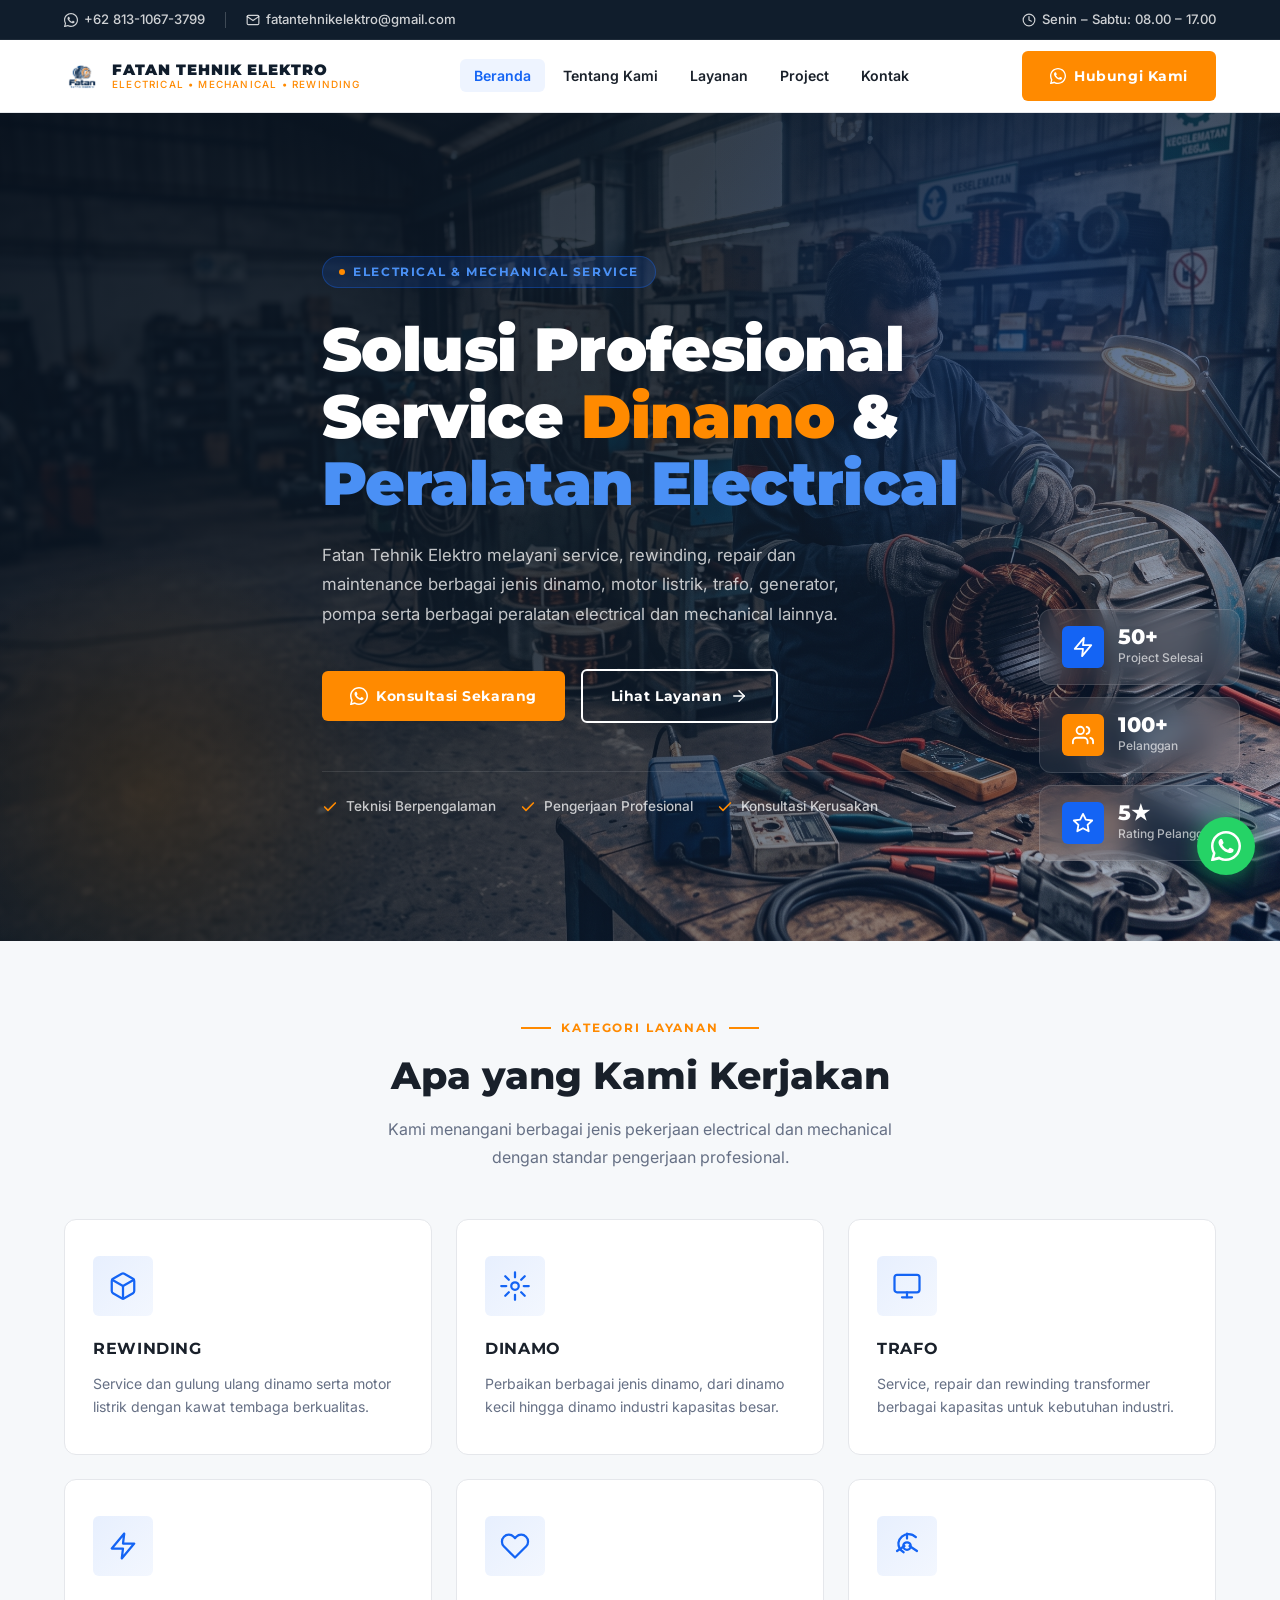
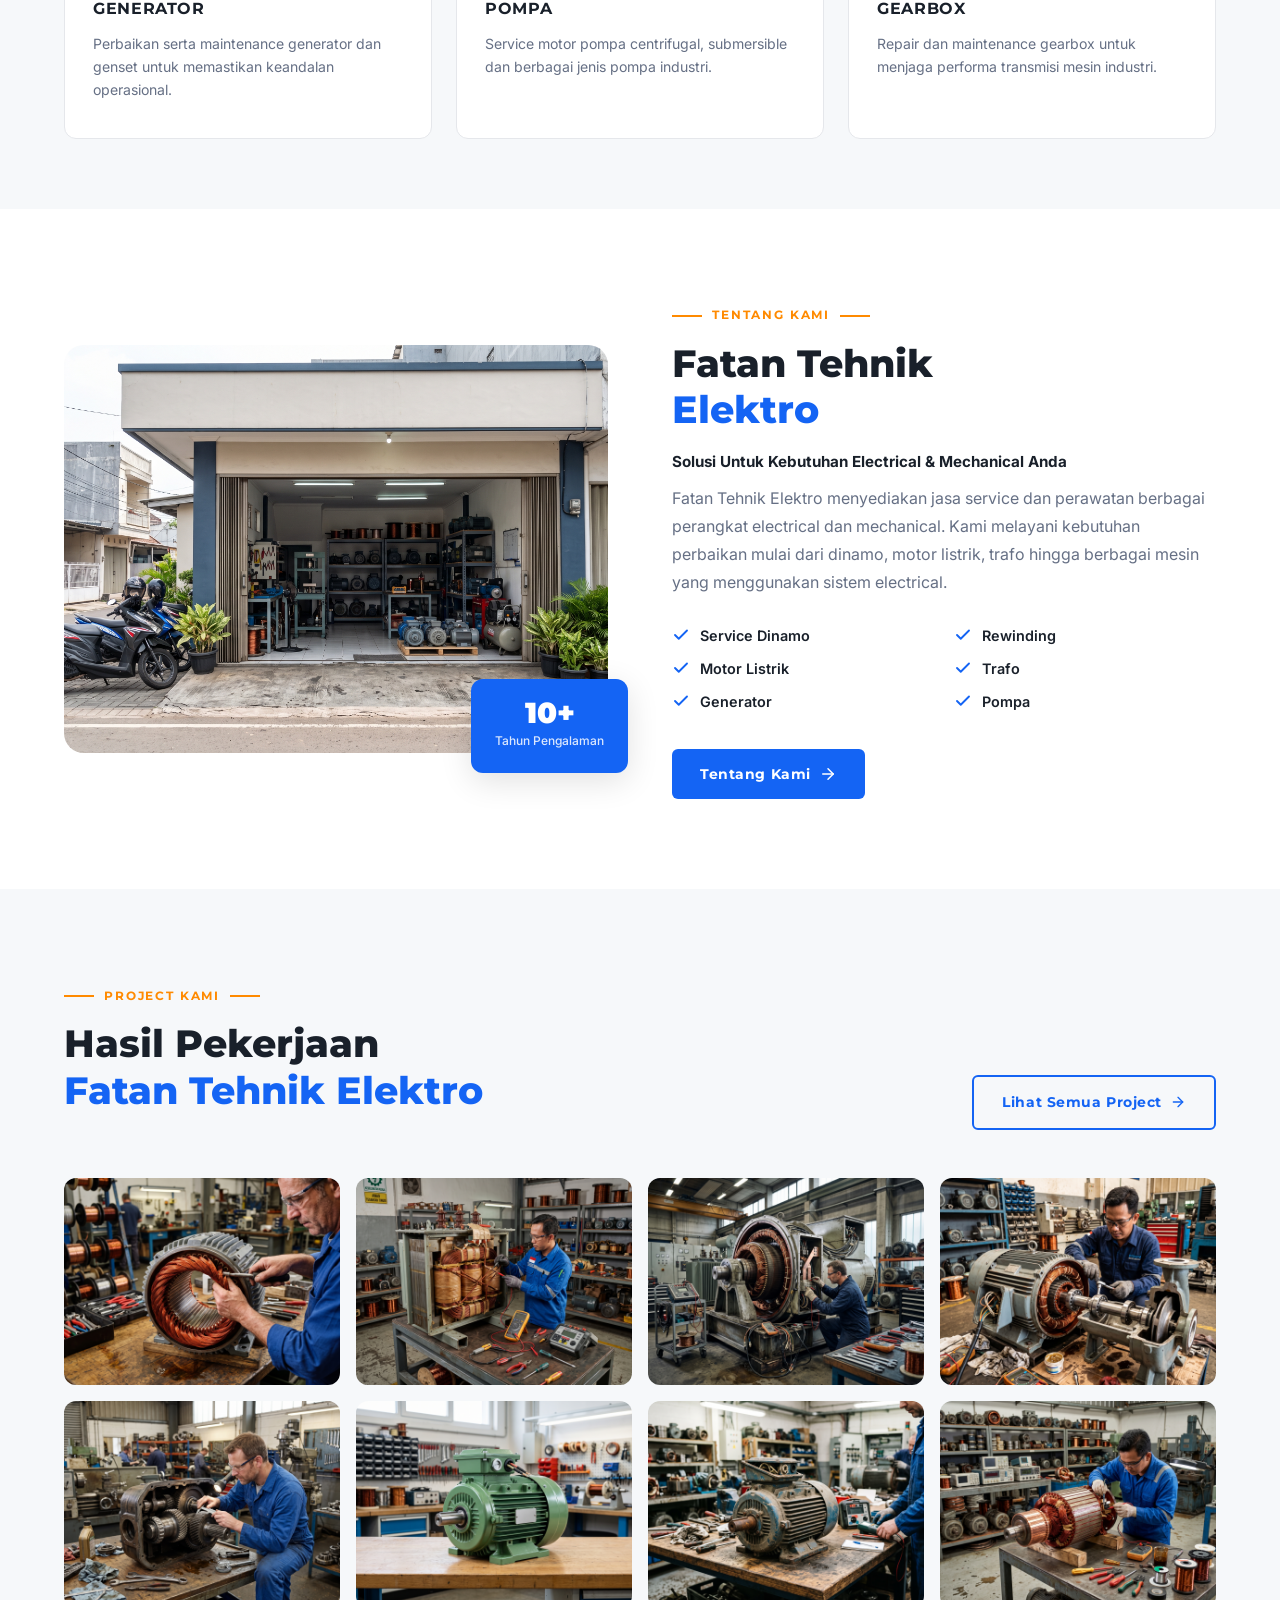
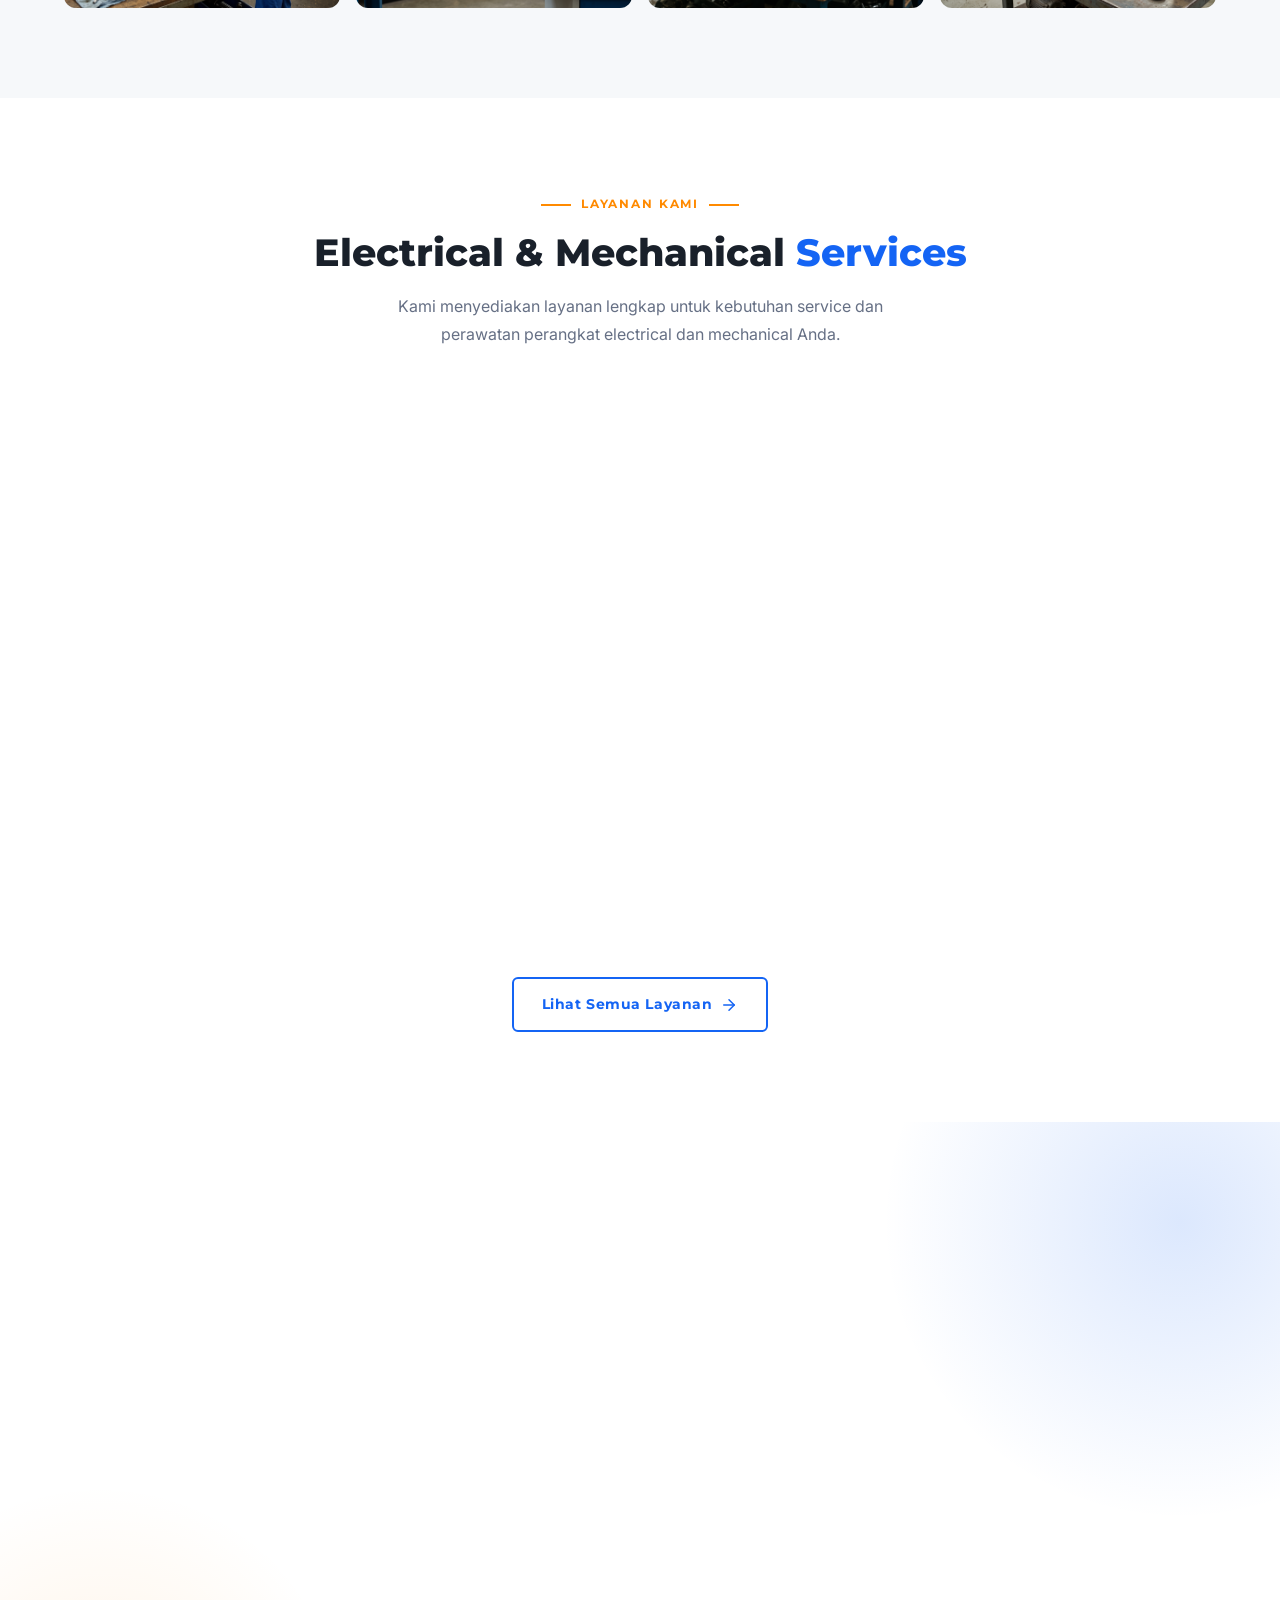
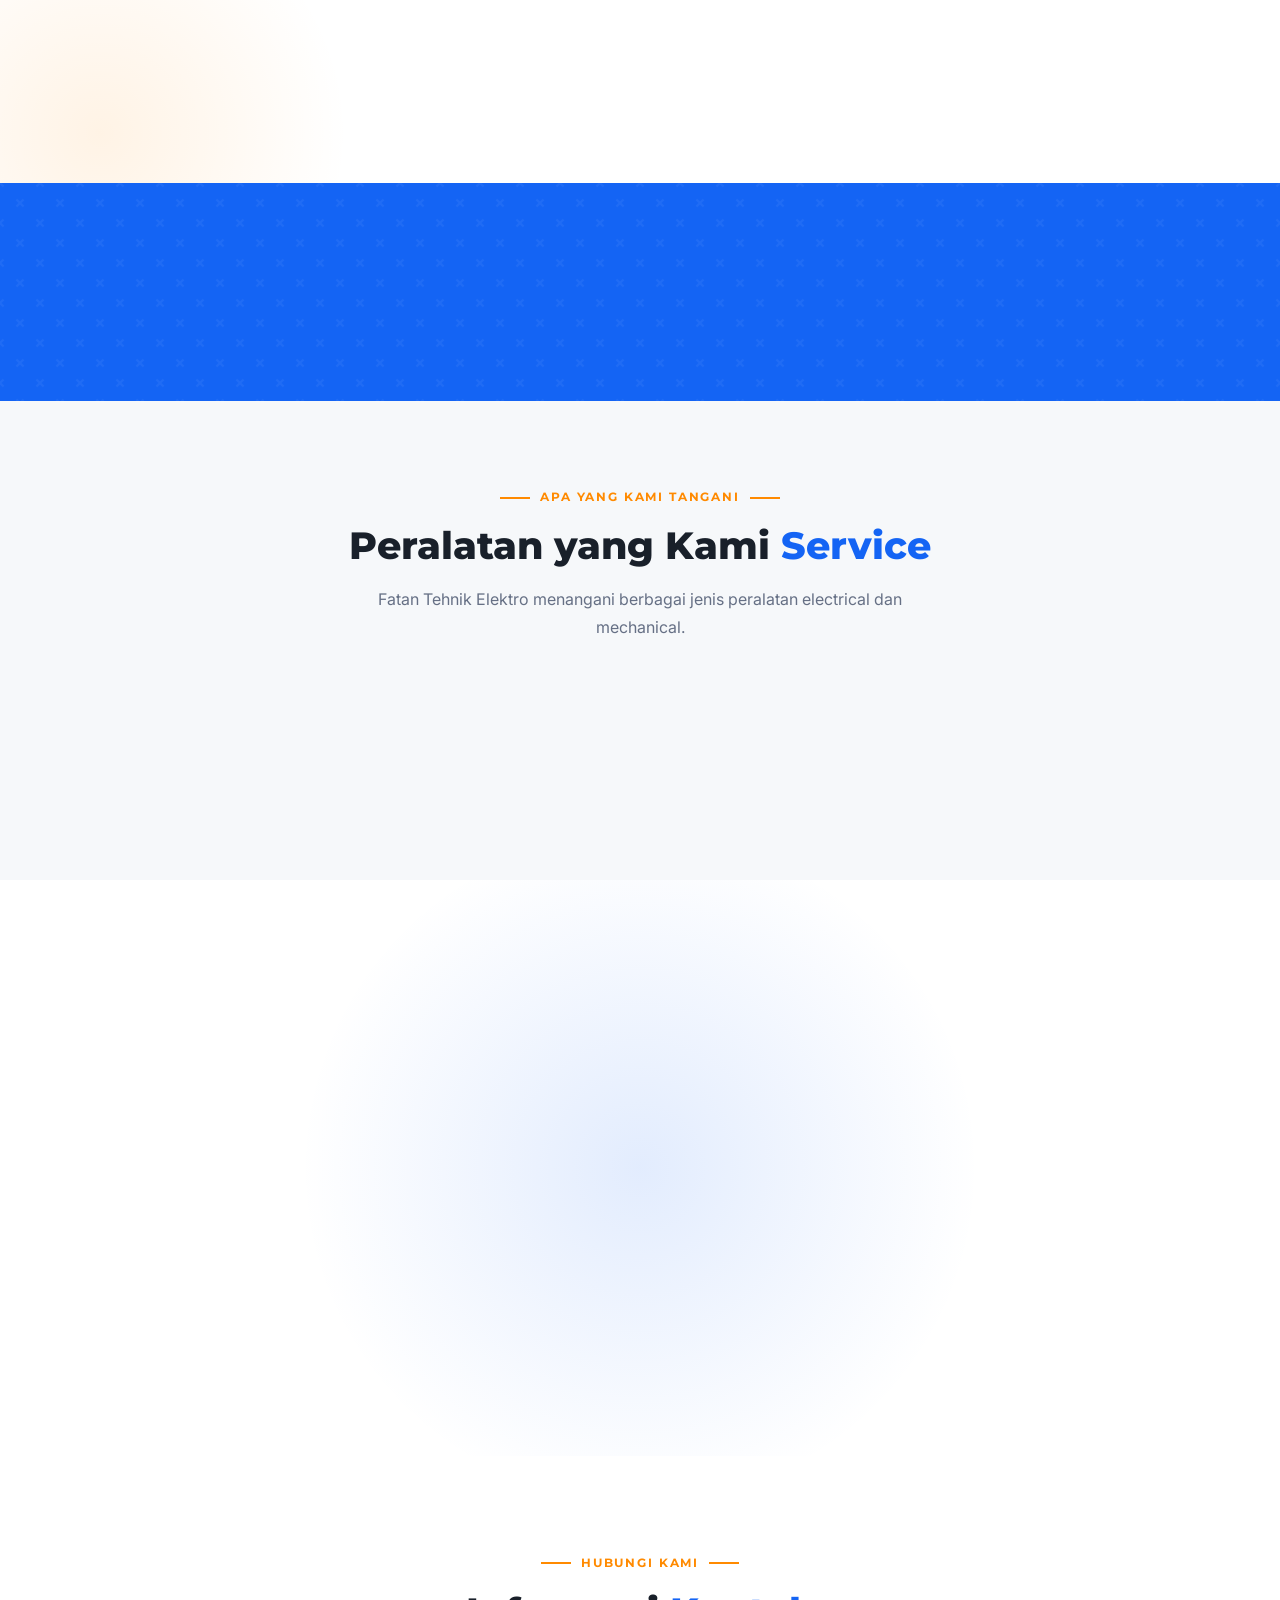
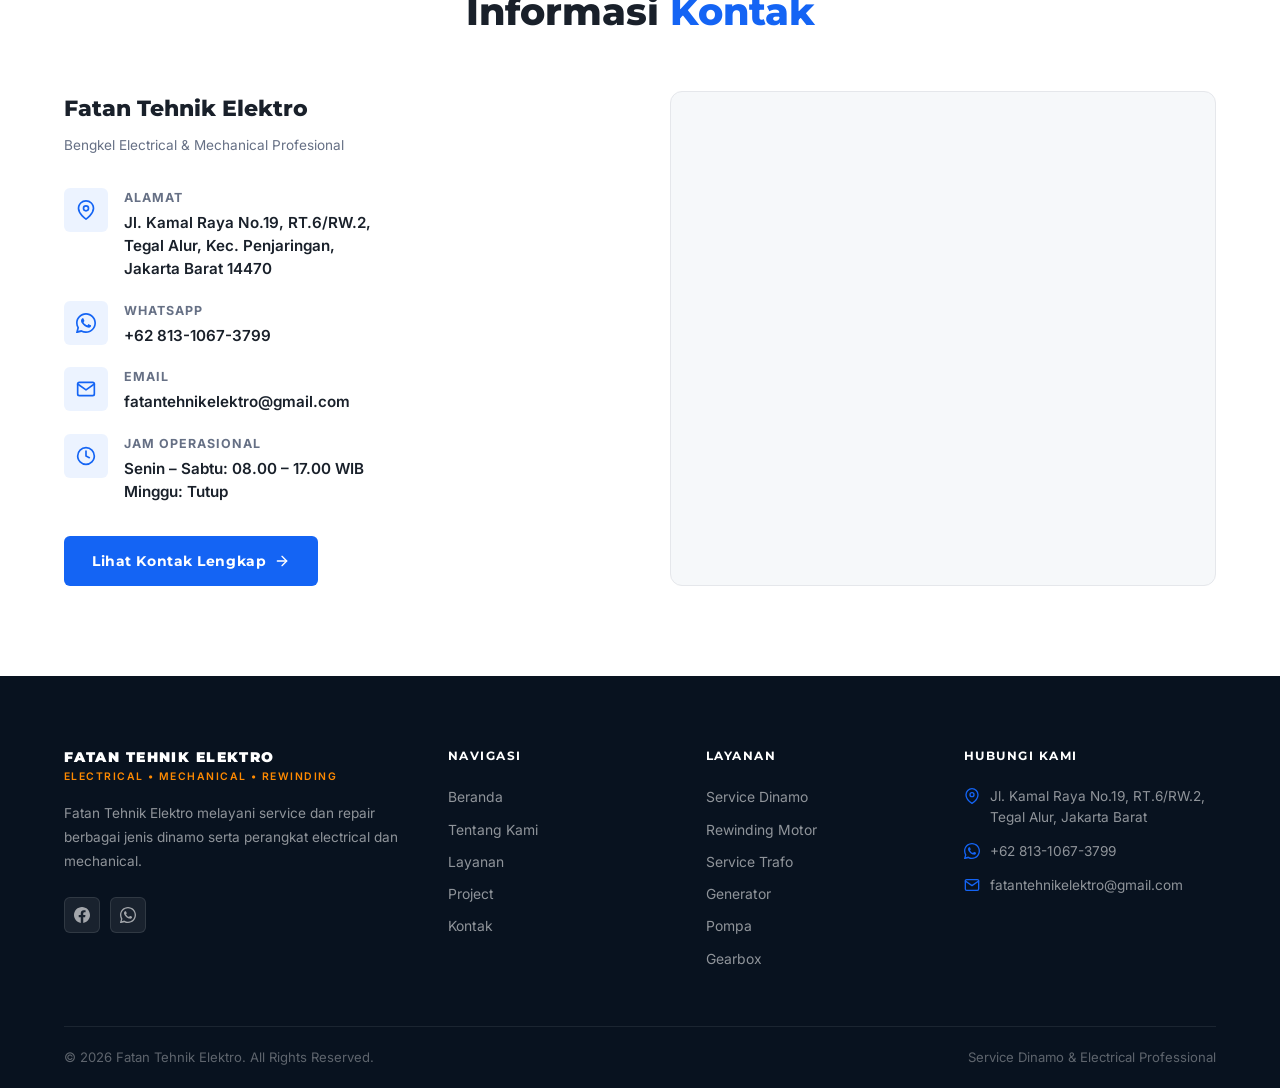
<file: index.html>
<!DOCTYPE html>
<html lang="id">

<head>
  <meta charset="UTF-8" />
  <meta name="viewport" content="width=device-width, initial-scale=1.0" />
  <meta name="description"
    content="Fatan Tehnik Elektro — Jasa service, rewinding, dan repair dinamo, motor listrik, trafo, generator, pompa, gearbox dan berbagai peralatan electrical & mechanical." />
  <meta name="keywords"
    content="service dinamo, rewinding motor listrik, service trafo, perbaikan generator, service pompa, gearbox, electrical repair, bengkel listrik" />
  <meta name="author" content="Fatan Tehnik Elektro" />
  <meta property="og:title" content="Fatan Tehnik Elektro — Service Dinamo & Electrical" />
  <meta property="og:description"
    content="Solusi profesional service, rewinding dan repair dinamo, motor listrik, trafo, generator, pompa serta peralatan electrical & mechanical." />
  <meta property="og:type" content="website" />
  <title>Fatan Tehnik Elektro — Service Dinamo & Electrical Professional</title>
  <link rel="stylesheet" href="css/index.css" />
  <!-- Favicon placeholder -->
  <link rel="icon" type="image/png" href="assets/icons/logo_mono_putih-removebg-preview.png" />
</head>

<body>

  <!-- ═══ TOP CONTACT BAR ═══ -->
  <div id="top-bar">
    <div class="container">
      <div class="top-bar-inner">
        <div class="top-bar-left">
          <a href="https://wa.me/6281310673799" class="top-bar-item" target="_blank" rel="noopener">
            <!-- WhatsApp icon -->
            <svg viewBox="0 0 24 24" fill="currentColor">
              <path
                d="M17.472 14.382c-.297-.149-1.758-.867-2.03-.967-.273-.099-.471-.148-.67.15-.197.297-.767.966-.94 1.164-.173.199-.347.223-.644.075-.297-.15-1.255-.463-2.39-1.475-.883-.788-1.48-1.761-1.653-2.059-.173-.297-.018-.458.13-.606.134-.133.298-.347.446-.52.149-.174.198-.298.298-.497.099-.198.05-.371-.025-.52-.075-.149-.669-1.612-.916-2.207-.242-.579-.487-.5-.669-.51-.173-.008-.371-.01-.57-.01-.198 0-.52.074-.792.372-.272.297-1.04 1.016-1.04 2.479 0 1.462 1.065 2.875 1.213 3.074.149.198 2.096 3.2 5.077 4.487.709.306 1.262.489 1.694.625.712.227 1.36.195 1.871.118.571-.085 1.758-.719 2.006-1.413.248-.694.248-1.289.173-1.413-.074-.124-.272-.198-.57-.347z" />
              <path
                d="M12 0C5.373 0 0 5.373 0 12c0 2.115.549 4.103 1.512 5.831L.057 23.25a.75.75 0 0 0 .914.914l5.516-1.454A11.944 11.944 0 0 0 12 24c6.627 0 12-5.373 12-12S18.627 0 12 0zm0 22c-1.886 0-3.65-.518-5.157-1.421l-.37-.219-3.83 1.009 1.012-3.744-.236-.386A9.95 9.95 0 0 1 2 12C2 6.477 6.477 2 12 2s10 4.477 10 10-4.477 10-10 10z" />
            </svg>
            +62 813-1067-3799
          </a>
          <div class="top-bar-divider"></div>
          <a href="mailto:fatantehnikelektro@gmail.com" class="top-bar-item">
            <svg viewBox="0 0 24 24" fill="none" stroke="currentColor" stroke-width="2" stroke-linecap="round"
              stroke-linejoin="round">
              <path d="M4 4h16c1.1 0 2 .9 2 2v12c0 1.1-.9 2-2 2H4c-1.1 0-2-.9-2-2V6c0-1.1.9-2 2-2z" />
              <polyline points="22,6 12,13 2,6" />
            </svg>
            fatantehnikelektro@gmail.com
          </a>
        </div>
        <div class="top-bar-right">
          <div class="top-bar-item">
            <svg viewBox="0 0 24 24" fill="none" stroke="currentColor" stroke-width="2" stroke-linecap="round"
              stroke-linejoin="round">
              <circle cx="12" cy="12" r="10" />
              <polyline points="12,6 12,12 16,14" />
            </svg>
            Senin – Sabtu: 08.00 – 17.00
          </div>
        </div>
      </div>
    </div>
  </div>

  <!-- ═══ NAVBAR ═══ -->
  <nav id="navbar">
    <div class="container">
      <div class="nav-inner">
        <!-- Logo -->
        <a href="index.html" class="nav-logo">
          <img src="assets/icons/logo_bg_putih-removebg-preview.png" alt="Logo Fatan Tehnik Elektro"
            class="nav-logo-img" />
          <div class="nav-logo-text">
            <span class="nav-logo-name">Fatan Tehnik Elektro</span>
            <span class="nav-logo-sub">Electrical &bull; Mechanical &bull; Rewinding</span>
          </div>
        </a>
        <!-- Desktop Menu -->
        <ul class="nav-menu">
          <li><a href="index.html" class="active">Beranda</a></li>
          <li><a href="pages/tentang/tentang.html">Tentang Kami</a></li>
          <li><a href="pages/layanan/layanan.html">Layanan</a></li>
          <li><a href="pages/project/project.html">Project</a></li>
          <li><a href="pages/kontak/kontak.html">Kontak</a></li>
        </ul>
        <!-- CTA -->
        <div class="nav-cta">
          <a href="https://wa.me/6281310673799?text=Halo%20Fatan%20Tehnik%20Elektro%2C%20saya%20ingin%20berkonsultasi%20mengenai%20service%20dinamo%2Fmesin."
            class="btn btn-orange" target="_blank" rel="noopener" id="nav-cta-btn">
            <svg viewBox="0 0 24 24" fill="currentColor" width="16" height="16">
              <path
                d="M17.472 14.382c-.297-.149-1.758-.867-2.03-.967-.273-.099-.471-.148-.67.15-.197.297-.767.966-.94 1.164-.173.199-.347.223-.644.075-.297-.15-1.255-.463-2.39-1.475-.883-.788-1.48-1.761-1.653-2.059-.173-.297-.018-.458.13-.606.134-.133.298-.347.446-.52.149-.174.198-.298.298-.497.099-.198.05-.371-.025-.52-.075-.149-.669-1.612-.916-2.207-.242-.579-.487-.5-.669-.51-.173-.008-.371-.01-.57-.01-.198 0-.52.074-.792.372-.272.297-1.04 1.016-1.04 2.479 0 1.462 1.065 2.875 1.213 3.074.149.198 2.096 3.2 5.077 4.487.709.306 1.262.489 1.694.625.712.227 1.36.195 1.871.118.571-.085 1.758-.719 2.006-1.413.248-.694.248-1.289.173-1.413-.074-.124-.272-.198-.57-.347z" />
              <path
                d="M12 0C5.373 0 0 5.373 0 12c0 2.115.549 4.103 1.512 5.831L.057 23.25a.75.75 0 0 0 .914.914l5.516-1.454A11.944 11.944 0 0 0 12 24c6.627 0 12-5.373 12-12S18.627 0 12 0zm0 22c-1.886 0-3.65-.518-5.157-1.421l-.37-.219-3.83 1.009 1.012-3.744-.236-.386A9.95 9.95 0 0 1 2 12C2 6.477 6.477 2 12 2s10 4.477 10 10-4.477 10-10 10z" />
            </svg>
            Hubungi Kami
          </a>
          <button class="hamburger" id="hamburger" aria-label="Toggle menu">
            <span></span><span></span><span></span>
          </button>
        </div>
      </div>
    </div>
    <!-- Mobile Menu -->
    <div class="mobile-nav" id="mobile-nav">
      <a href="index.html">Beranda</a>
      <a href="pages/tentang/tentang.html">Tentang Kami</a>
      <a href="pages/layanan/layanan.html">Layanan</a>
      <a href="pages/project/project.html">Project</a>
      <a href="pages/kontak/kontak.html">Kontak</a>
      <a href="https://wa.me/6281310673799?text=Halo%20Fatan%20Tehnik%20Elektro%2C%20saya%20ingin%20berkonsultasi%20mengenai%20service%20dinamo%2Fmesin."
        class="btn btn-orange" target="_blank" rel="noopener">
        💬 Hubungi Kami
      </a>
    </div>
  </nav>

  <!-- ═══ HERO ═══ -->
  <section id="hero">
    <div class="hero-bg" id="hero-bg-slider"></div>
    <!-- Floating stat cards -->
    <div class="hero-stats">
      <div class="hero-stat-card">
        <div class="hero-stat-icon">
          <svg viewBox="0 0 24 24" fill="none" stroke="currentColor" stroke-width="2" stroke-linecap="round"
            stroke-linejoin="round">
            <path d="M13 2L3 14h9l-1 8 10-12h-9l1-8z" />
          </svg>
        </div>
        <div>
          <div class="hero-stat-num">50+</div>
          <div class="hero-stat-label">Project Selesai</div>
        </div>
      </div>
      <div class="hero-stat-card">
        <div class="hero-stat-icon orange">
          <svg viewBox="0 0 24 24" fill="none" stroke="currentColor" stroke-width="2" stroke-linecap="round"
            stroke-linejoin="round">
            <path d="M17 21v-2a4 4 0 0 0-4-4H5a4 4 0 0 0-4 4v2" />
            <circle cx="9" cy="7" r="4" />
            <path d="M23 21v-2a4 4 0 0 0-3-3.87" />
            <path d="M16 3.13a4 4 0 0 1 0 7.75" />
          </svg>
        </div>
        <div>
          <div class="hero-stat-num">100+</div>
          <div class="hero-stat-label">Pelanggan</div>
        </div>
      </div>
      <div class="hero-stat-card">
        <div class="hero-stat-icon">
          <svg viewBox="0 0 24 24" fill="none" stroke="currentColor" stroke-width="2" stroke-linecap="round"
            stroke-linejoin="round">
            <polygon
              points="12 2 15.09 8.26 22 9.27 17 14.14 18.18 21.02 12 17.77 5.82 21.02 7 14.14 2 9.27 8.91 8.26 12 2" />
          </svg>
        </div>
        <div>
          <div class="hero-stat-num">5★</div>
          <div class="hero-stat-label">Rating Pelanggan</div>
        </div>
      </div>
    </div>
    <!-- Hero Content -->
    <div class="container">
      <div class="hero-content">
        <div class="hero-badge">
          <span></span>
          ELECTRICAL &amp; MECHANICAL SERVICE
        </div>
        <h1 class="hero-title">
          Solusi Profesional<br />
          Service <em>Dinamo</em> &amp;<br />
          <span class="hero-title-blue">Peralatan Electrical</span>
        </h1>
        <p class="hero-desc">
          Fatan Tehnik Elektro melayani service, rewinding, repair dan maintenance berbagai jenis dinamo, motor listrik,
          trafo, generator, pompa serta berbagai peralatan electrical dan mechanical lainnya.
        </p>
        <div class="hero-actions">
          <a href="https://wa.me/6281310673799?text=Halo%20Fatan%20Tehnik%20Elektro%2C%20saya%20ingin%20berkonsultasi%20mengenai%20service%20dinamo%2Fmesin."
            class="btn btn-orange" target="_blank" rel="noopener" id="hero-wa-btn">
            <svg viewBox="0 0 24 24" fill="currentColor" width="18" height="18">
              <path
                d="M17.472 14.382c-.297-.149-1.758-.867-2.03-.967-.273-.099-.471-.148-.67.15-.197.297-.767.966-.94 1.164-.173.199-.347.223-.644.075-.297-.15-1.255-.463-2.39-1.475-.883-.788-1.48-1.761-1.653-2.059-.173-.297-.018-.458.13-.606.134-.133.298-.347.446-.52.149-.174.198-.298.298-.497.099-.198.05-.371-.025-.52-.075-.149-.669-1.612-.916-2.207-.242-.579-.487-.5-.669-.51-.173-.008-.371-.01-.57-.01-.198 0-.52.074-.792.372-.272.297-1.04 1.016-1.04 2.479 0 1.462 1.065 2.875 1.213 3.074.149.198 2.096 3.2 5.077 4.487.709.306 1.262.489 1.694.625.712.227 1.36.195 1.871.118.571-.085 1.758-.719 2.006-1.413.248-.694.248-1.289.173-1.413-.074-.124-.272-.198-.57-.347z" />
              <path
                d="M12 0C5.373 0 0 5.373 0 12c0 2.115.549 4.103 1.512 5.831L.057 23.25a.75.75 0 0 0 .914.914l5.516-1.454A11.944 11.944 0 0 0 12 24c6.627 0 12-5.373 12-12S18.627 0 12 0zm0 22c-1.886 0-3.65-.518-5.157-1.421l-.37-.219-3.83 1.009 1.012-3.744-.236-.386A9.95 9.95 0 0 1 2 12C2 6.477 6.477 2 12 2s10 4.477 10 10-4.477 10-10 10z" />
            </svg>
            Konsultasi Sekarang
          </a>
          <a href="pages/layanan/layanan.html" class="btn btn-outline" id="hero-layanan-btn">
            Lihat Layanan
            <svg viewBox="0 0 24 24" fill="none" stroke="currentColor" stroke-width="2" stroke-linecap="round"
              stroke-linejoin="round" width="18" height="18">
              <line x1="5" y1="12" x2="19" y2="12" />
              <polyline points="12 5 19 12 12 19" />
            </svg>
          </a>
        </div>
        <div class="hero-trust">
          <div class="hero-trust-item">
            <svg viewBox="0 0 24 24" fill="none" stroke="currentColor" stroke-width="2.5" stroke-linecap="round"
              stroke-linejoin="round" width="16" height="16">
              <polyline points="20 6 9 17 4 12" />
            </svg>
            Teknisi Berpengalaman
          </div>
          <div class="hero-trust-item">
            <svg viewBox="0 0 24 24" fill="none" stroke="currentColor" stroke-width="2.5" stroke-linecap="round"
              stroke-linejoin="round" width="16" height="16">
              <polyline points="20 6 9 17 4 12" />
            </svg>
            Pengerjaan Profesional
          </div>
          <div class="hero-trust-item">
            <svg viewBox="0 0 24 24" fill="none" stroke="currentColor" stroke-width="2.5" stroke-linecap="round"
              stroke-linejoin="round" width="16" height="16">
              <polyline points="20 6 9 17 4 12" />
            </svg>
            Konsultasi Kerusakan
          </div>
        </div>
      </div>
    </div>
  </section>

  <!-- ═══ SERVICE CATEGORIES ═══ -->
  <section id="service-categories">
    <div class="container">
      <div class="text-center">
        <div class="section-label center">Kategori Layanan</div>
        <h2 class="section-title">Apa yang Kami Kerjakan</h2>
        <p class="section-desc center">Kami menangani berbagai jenis pekerjaan electrical dan mechanical dengan standar
          pengerjaan profesional.</p>
      </div>
      <div class="cat-grid">
        <!-- Rewinding -->
        <div class="cat-card reveal">
          <div class="cat-icon">
            <svg viewBox="0 0 24 24" fill="none" stroke="currentColor" stroke-width="1.8" stroke-linecap="round"
              stroke-linejoin="round">
              <path
                d="M21 16V8a2 2 0 0 0-1-1.73l-7-4a2 2 0 0 0-2 0l-7 4A2 2 0 0 0 3 8v8a2 2 0 0 0 1 1.73l7 4a2 2 0 0 0 2 0l7-4A2 2 0 0 0 21 16z" />
              <polyline points="3.27 6.96 12 12.01 20.73 6.96" />
              <line x1="12" y1="22.08" x2="12" y2="12" />
            </svg>
          </div>
          <div class="cat-title">Rewinding</div>
          <p class="cat-desc">Service dan gulung ulang dinamo serta motor listrik dengan kawat tembaga berkualitas.</p>
        </div>
        <!-- Dinamo -->
        <div class="cat-card reveal" style="transition-delay:.1s">
          <div class="cat-icon">
            <svg viewBox="0 0 24 24" fill="none" stroke="currentColor" stroke-width="1.8" stroke-linecap="round"
              stroke-linejoin="round">
              <circle cx="12" cy="12" r="3" />
              <path
                d="M12 1v4M12 19v4M4.22 4.22l2.83 2.83M16.95 16.95l2.83 2.83M1 12h4M19 12h4M4.22 19.78l2.83-2.83M16.95 7.05l2.83-2.83" />
            </svg>
          </div>
          <div class="cat-title">Dinamo</div>
          <p class="cat-desc">Perbaikan berbagai jenis dinamo, dari dinamo kecil hingga dinamo industri kapasitas besar.
          </p>
        </div>
        <!-- Trafo -->
        <div class="cat-card reveal" style="transition-delay:.2s">
          <div class="cat-icon">
            <svg viewBox="0 0 24 24" fill="none" stroke="currentColor" stroke-width="1.8" stroke-linecap="round"
              stroke-linejoin="round">
              <rect x="2" y="3" width="20" height="14" rx="2" />
              <line x1="8" y1="21" x2="16" y2="21" />
              <line x1="12" y1="17" x2="12" y2="21" />
            </svg>
          </div>
          <div class="cat-title">Trafo</div>
          <p class="cat-desc">Service, repair dan rewinding transformer berbagai kapasitas untuk kebutuhan industri.</p>
        </div>
        <!-- Generator -->
        <div class="cat-card reveal" style="transition-delay:.3s">
          <div class="cat-icon">
            <svg viewBox="0 0 24 24" fill="none" stroke="currentColor" stroke-width="1.8" stroke-linecap="round"
              stroke-linejoin="round">
              <path d="M13 2L3 14h9l-1 8 10-12h-9l1-8z" />
            </svg>
          </div>
          <div class="cat-title">Generator</div>
          <p class="cat-desc">Perbaikan serta maintenance generator dan genset untuk memastikan keandalan operasional.
          </p>
        </div>
        <!-- Pompa -->
        <div class="cat-card reveal" style="transition-delay:.4s">
          <div class="cat-icon">
            <svg viewBox="0 0 24 24" fill="none" stroke="currentColor" stroke-width="1.8" stroke-linecap="round"
              stroke-linejoin="round">
              <path
                d="M20.84 4.61a5.5 5.5 0 0 0-7.78 0L12 5.67l-1.06-1.06a5.5 5.5 0 0 0-7.78 7.78l1.06 1.06L12 21.23l7.78-7.78 1.06-1.06a5.5 5.5 0 0 0 0-7.78z" />
            </svg>
          </div>
          <div class="cat-title">Pompa</div>
          <p class="cat-desc">Service motor pompa centrifugal, submersible dan berbagai jenis pompa industri.</p>
        </div>
        <!-- Gearbox -->
        <div class="cat-card reveal" style="transition-delay:.5s">
          <div class="cat-icon">
            <svg viewBox="0 0 24 24" fill="none" stroke="currentColor" stroke-width="1.8" stroke-linecap="round"
              stroke-linejoin="round">
              <circle cx="12" cy="12" r="3" />
              <path d="M19.07 4.93c-1.57-1.57-3.62-2.44-5.77-2.44A8.16 8.16 0 0 0 5.14 9.4a8.18 8.18 0 0 0 4.18 7.58" />
              <path d="m14 12 6 4" />
              <path d="m10 12-6 4" />
              <path d="M12 6V2" />
            </svg>
          </div>
          <div class="cat-title">Gearbox</div>
          <p class="cat-desc">Repair dan maintenance gearbox untuk menjaga performa transmisi mesin industri.</p>
        </div>
      </div>
    </div>
  </section>

  <!-- ═══ ABOUT PREVIEW ═══ -->
  <section id="about-preview">
    <div class="container">
      <div class="about-grid">
        <!-- Image -->
        <div class="about-image-wrap reveal-left">
          <div class="about-image-main">
            <!-- Replace src with real photo when available -->
            <img src="assets/images/workshop/workshop-front.jpg" alt="Workshop Fatan Tehnik Elektro"
              onerror="this.style.display='none';this.nextElementSibling.style.display='flex';" />
            <div class="img-placeholder"
              style="display:none; background: linear-gradient(135deg,#101D2C,#1a3a5c); height:100%; width:100%;">
              <svg viewBox="0 0 24 24" fill="none" stroke="currentColor" stroke-width="1.5">
                <rect x="3" y="11" width="18" height="11" rx="2" />
                <path d="M7 11V7a5 5 0 0 1 9.9-1" />
              </svg>
              <span>Workshop Photo</span>
            </div>
          </div>
          <div class="about-badge-float">
            <strong>10+</strong>
            <span>Tahun Pengalaman</span>
          </div>
        </div>
        <!-- Content -->
        <div class="about-content reveal-right">
          <div class="section-label">Tentang Kami</div>
          <h2 class="section-title">
            Fatan Tehnik<br />
            <span>Elektro</span>
          </h2>
          <p style="font-size:.95rem; color:var(--text-sec); line-height:1.75; margin-bottom:8px;">
            <strong style="color:var(--text-dark);">Solusi Untuk Kebutuhan Electrical &amp; Mechanical Anda</strong>
          </p>
          <p class="section-desc" style="margin-bottom:0;">
            Fatan Tehnik Elektro menyediakan jasa service dan perawatan berbagai perangkat electrical dan mechanical.
            Kami melayani kebutuhan perbaikan mulai dari dinamo, motor listrik, trafo hingga berbagai mesin yang
            menggunakan sistem electrical.
          </p>
          <div class="about-checklist">
            <div class="about-check-item">
              <svg viewBox="0 0 24 24" fill="none" stroke="currentColor" stroke-width="2.5" stroke-linecap="round"
                stroke-linejoin="round">
                <polyline points="20 6 9 17 4 12" />
              </svg>
              Service Dinamo
            </div>
            <div class="about-check-item">
              <svg viewBox="0 0 24 24" fill="none" stroke="currentColor" stroke-width="2.5" stroke-linecap="round"
                stroke-linejoin="round">
                <polyline points="20 6 9 17 4 12" />
              </svg>
              Rewinding
            </div>
            <div class="about-check-item">
              <svg viewBox="0 0 24 24" fill="none" stroke="currentColor" stroke-width="2.5" stroke-linecap="round"
                stroke-linejoin="round">
                <polyline points="20 6 9 17 4 12" />
              </svg>
              Motor Listrik
            </div>
            <div class="about-check-item">
              <svg viewBox="0 0 24 24" fill="none" stroke="currentColor" stroke-width="2.5" stroke-linecap="round"
                stroke-linejoin="round">
                <polyline points="20 6 9 17 4 12" />
              </svg>
              Trafo
            </div>
            <div class="about-check-item">
              <svg viewBox="0 0 24 24" fill="none" stroke="currentColor" stroke-width="2.5" stroke-linecap="round"
                stroke-linejoin="round">
                <polyline points="20 6 9 17 4 12" />
              </svg>
              Generator
            </div>
            <div class="about-check-item">
              <svg viewBox="0 0 24 24" fill="none" stroke="currentColor" stroke-width="2.5" stroke-linecap="round"
                stroke-linejoin="round">
                <polyline points="20 6 9 17 4 12" />
              </svg>
              Pompa
            </div>
          </div>
          <a href="pages/tentang/tentang.html" class="btn btn-primary" id="about-more-btn">
            Tentang Kami
            <svg viewBox="0 0 24 24" fill="none" stroke="currentColor" stroke-width="2" stroke-linecap="round"
              stroke-linejoin="round" width="18" height="18">
              <line x1="5" y1="12" x2="19" y2="12" />
              <polyline points="12 5 19 12 12 19" />
            </svg>
          </a>
        </div>
      </div>
    </div>
  </section>

  <!-- ═══ PROJECT PREVIEW ═══ -->
  <section id="project-preview">
    <div class="container">
      <div class="project-header">
        <div>
          <div class="section-label">Project Kami</div>
          <h2 class="section-title">Hasil Pekerjaan<br /><span>Fatan Tehnik Elektro</span></h2>
        </div>
        <a href="pages/project/project.html" class="btn btn-outline-blue" id="all-project-btn">
          Lihat Semua Project
          <svg viewBox="0 0 24 24" fill="none" stroke="currentColor" stroke-width="2" stroke-linecap="round"
            stroke-linejoin="round" width="16" height="16">
            <line x1="5" y1="12" x2="19" y2="12" />
            <polyline points="12 5 19 12 12 19" />
          </svg>
        </a>
      </div>
      <div class="project-grid">
        <!-- Project cards -->
        <div class="project-card reveal" data-title="Rewinding Motor Listrik" data-cat="Rewinding">
          <img class="project-card-img" src="assets/images/projects/project-rewinding.jpg" alt="Rewinding Motor Listrik"
            onerror="this.style.display='none';this.nextElementSibling.style.display='flex';" />
          <div class="project-card-placeholder"
            style="display:none;background:linear-gradient(135deg,#0f2a4a,#1a3a60);">
            <svg class="proj-pattern" viewBox="0 0 100 100">
              <circle cx="50" cy="50" r="40" fill="none" stroke="white" stroke-width="0.5" />
              <circle cx="50" cy="50" r="30" fill="none" stroke="white" stroke-width="0.5" />
              <circle cx="50" cy="50" r="20" fill="none" stroke="white" stroke-width="0.5" />
              <circle cx="50" cy="50" r="8" fill="white" opacity="0.2" />
            </svg>
          </div>
          <div class="project-card-overlay">
            <div class="project-card-title">Rewinding Motor Listrik</div>
            <div class="project-card-cat">Rewinding</div>
          </div>
          <div class="project-card-icon">
            <svg viewBox="0 0 24 24" fill="none" stroke="currentColor" stroke-width="2" stroke-linecap="round"
              stroke-linejoin="round">
              <path d="M1 12s4-8 11-8 11 8 11 8-4 8-11 8-11-8-11-8z" />
              <circle cx="12" cy="12" r="3" />
            </svg>
          </div>
        </div>
        <div class="project-card reveal" style="transition-delay:.08s" data-title="Service Trafo 3 KVA"
          data-cat="Trafo">
          <img class="project-card-img" src="assets/images/projects/project-trafo.jpg" alt="Service Trafo 3 KVA"
            onerror="this.style.display='none';this.nextElementSibling.style.display='flex';" />
          <div class="project-card-placeholder"
            style="display:none;background:linear-gradient(135deg,#1a1a0f,#2a2800);">
            <svg class="proj-pattern" viewBox="0 0 100 100">
              <rect x="20" y="20" width="60" height="60" fill="none" stroke="white" stroke-width="0.5" />
              <rect x="30" y="30" width="40" height="40" fill="none" stroke="white" stroke-width="0.5" />
              <rect x="40" y="40" width="20" height="20" fill="white" opacity="0.15" />
            </svg>
          </div>
          <div class="project-card-overlay">
            <div class="project-card-title">Service Trafo 3 KVA</div>
            <div class="project-card-cat">Trafo</div>
          </div>
          <div class="project-card-icon">
            <svg viewBox="0 0 24 24" fill="none" stroke="currentColor" stroke-width="2" stroke-linecap="round"
              stroke-linejoin="round">
              <path d="M1 12s4-8 11-8 11 8 11 8-4 8-11 8-11-8-11-8z" />
              <circle cx="12" cy="12" r="3" />
            </svg>
          </div>
        </div>
        <div class="project-card reveal" style="transition-delay:.16s" data-title="Overhaul Generator"
          data-cat="Generator">
          <img class="project-card-img" src="assets/images/projects/project-generator.jpg" alt="Overhaul Generator"
            onerror="this.style.display='none';this.nextElementSibling.style.display='flex';" />
          <div class="project-card-placeholder"
            style="display:none;background:linear-gradient(135deg,#0a200a,#0f2e0f);">
            <svg class="proj-pattern" viewBox="0 0 100 100">
              <path d="M10 50 Q50 10 90 50 Q50 90 10 50Z" fill="none" stroke="white" stroke-width="0.5" />
              <circle cx="50" cy="50" r="5" fill="white" opacity="0.2" />
            </svg>
          </div>
          <div class="project-card-overlay">
            <div class="project-card-title">Overhaul Generator</div>
            <div class="project-card-cat">Generator</div>
          </div>
          <div class="project-card-icon">
            <svg viewBox="0 0 24 24" fill="none" stroke="currentColor" stroke-width="2" stroke-linecap="round"
              stroke-linejoin="round">
              <path d="M1 12s4-8 11-8 11 8 11 8-4 8-11 8-11-8-11-8z" />
              <circle cx="12" cy="12" r="3" />
            </svg>
          </div>
        </div>
        <div class="project-card reveal" style="transition-delay:.24s" data-title="Service Pompa Industri"
          data-cat="Pompa">
          <img class="project-card-img" src="assets/images/projects/project-pump.jpg" alt="Service Pompa Industri"
            onerror="this.style.display='none';this.nextElementSibling.style.display='flex';" />
          <div class="project-card-placeholder"
            style="display:none;background:linear-gradient(135deg,#200a0a,#2e0f0f);">
            <svg class="proj-pattern" viewBox="0 0 100 100">
              <polygon points="50,10 90,90 10,90" fill="none" stroke="white" stroke-width="0.5" />
              <polygon points="50,30 75,75 25,75" fill="none" stroke="white" stroke-width="0.5" />
            </svg>
          </div>
          <div class="project-card-overlay">
            <div class="project-card-title">Service Pompa Industri</div>
            <div class="project-card-cat">Pompa</div>
          </div>
          <div class="project-card-icon">
            <svg viewBox="0 0 24 24" fill="none" stroke="currentColor" stroke-width="2" stroke-linecap="round"
              stroke-linejoin="round">
              <path d="M1 12s4-8 11-8 11 8 11 8-4 8-11 8-11-8-11-8z" />
              <circle cx="12" cy="12" r="3" />
            </svg>
          </div>
        </div>
        <div class="project-card reveal" style="transition-delay:.32s" data-title="Repair Gearbox Industri"
          data-cat="Gearbox">
          <img class="project-card-img" src="assets/images/projects/project-gearbox.jpg" alt="Repair Gearbox Industri"
            onerror="this.style.display='none';this.nextElementSibling.style.display='flex';" />
          <div class="project-card-placeholder"
            style="display:none;background:linear-gradient(135deg,#0a1a2a,#0f2040);">
            <svg class="proj-pattern" viewBox="0 0 100 100">
              <line x1="10" y1="50" x2="90" y2="50" stroke="white" stroke-width="0.5" />
              <line x1="50" y1="10" x2="50" y2="90" stroke="white" stroke-width="0.5" />
              <circle cx="50" cy="50" r="30" fill="none" stroke="white" stroke-width="0.5" />
            </svg>
          </div>
          <div class="project-card-overlay">
            <div class="project-card-title">Repair Gearbox Industri</div>
            <div class="project-card-cat">Gearbox</div>
          </div>
          <div class="project-card-icon">
            <svg viewBox="0 0 24 24" fill="none" stroke="currentColor" stroke-width="2" stroke-linecap="round"
              stroke-linejoin="round">
              <path d="M1 12s4-8 11-8 11 8 11 8-4 8-11 8-11-8-11-8z" />
              <circle cx="12" cy="12" r="3" />
            </svg>
          </div>
        </div>
        <div class="project-card reveal" style="transition-delay:.4s" data-title="Service Dinamo Industri"
          data-cat="Dinamo">
          <img class="project-card-img" src="assets/images/projects/project-motor-ac-after.jpg"
            alt="Service Dinamo Industri"
            onerror="this.style.display='none';this.nextElementSibling.style.display='flex';" />
          <div class="project-card-placeholder"
            style="display:none;background:linear-gradient(135deg,#1a0a2a,#220f3e);">
            <svg class="proj-pattern" viewBox="0 0 100 100">
              <circle cx="50" cy="50" r="45" fill="none" stroke="white" stroke-width="0.5" />
              <path d="M50 5 A 45 45 0 0 1 95 50" fill="none" stroke="white" stroke-width="1" />
              <path d="M50 5 A 45 45 0 0 0 5 50" fill="none" stroke="white" stroke-width="1" />
            </svg>
          </div>
          <div class="project-card-overlay">
            <div class="project-card-title">Service Dinamo Industri</div>
            <div class="project-card-cat">Dinamo</div>
          </div>
          <div class="project-card-icon">
            <svg viewBox="0 0 24 24" fill="none" stroke="currentColor" stroke-width="2" stroke-linecap="round"
              stroke-linejoin="round">
              <path d="M1 12s4-8 11-8 11 8 11 8-4 8-11 8-11-8-11-8z" />
              <circle cx="12" cy="12" r="3" />
            </svg>
          </div>
        </div>
        <div class="project-card reveal" style="transition-delay:.48s" data-title="Pemeriksaan Motor AC"
          data-cat="Dinamo">
          <img class="project-card-img" src="assets/images/projects/project-motor-ac-before.jpg"
            alt="Pemeriksaan Motor AC"
            onerror="this.style.display='none';this.nextElementSibling.style.display='flex';" />
          <div class="project-card-placeholder"
            style="display:none;background:linear-gradient(135deg,#1a150a,#2a200f);">
            <svg class="proj-pattern" viewBox="0 0 100 100">
              <rect x="10" y="10" width="35" height="35" rx="5" fill="none" stroke="white" stroke-width="0.5" />
              <rect x="55" y="10" width="35" height="35" rx="5" fill="none" stroke="white" stroke-width="0.5" />
              <rect x="10" y="55" width="35" height="35" rx="5" fill="none" stroke="white" stroke-width="0.5" />
              <rect x="55" y="55" width="35" height="35" rx="5" fill="none" stroke="white" stroke-width="0.5" />
            </svg>
          </div>
          <div class="project-card-overlay">
            <div class="project-card-title">Pemeriksaan Motor AC</div>
            <div class="project-card-cat">Dinamo</div>
          </div>
          <div class="project-card-icon">
            <svg viewBox="0 0 24 24" fill="none" stroke="currentColor" stroke-width="2" stroke-linecap="round"
              stroke-linejoin="round">
              <path d="M1 12s4-8 11-8 11 8 11 8-4 8-11 8-11-8-11-8z" />
              <circle cx="12" cy="12" r="3" />
            </svg>
          </div>
        </div>
        <div class="project-card reveal" style="transition-delay:.56s" data-title="Electrical Troubleshooting"
          data-cat="Lainnya">
          <img class="project-card-img" src="assets/images/projects/project-motor-dc.jpg"
            alt="Electrical Troubleshooting"
            onerror="this.style.display='none';this.nextElementSibling.style.display='flex';" />
          <div class="project-card-placeholder"
            style="display:none;background:linear-gradient(135deg,#0a1a0a,#0f2210);">
            <svg class="proj-pattern" viewBox="0 0 100 100">
              <path d="M20 80 L50 20 L80 80 Z" fill="none" stroke="white" stroke-width="0.5" />
              <line x1="50" y1="20" x2="50" y2="80" stroke="white" stroke-width="0.5" />
            </svg>
          </div>
          <div class="project-card-overlay">
            <div class="project-card-title">Electrical Troubleshooting</div>
            <div class="project-card-cat">Lainnya</div>
          </div>
          <div class="project-card-icon">
            <svg viewBox="0 0 24 24" fill="none" stroke="currentColor" stroke-width="2" stroke-linecap="round"
              stroke-linejoin="round">
              <path d="M1 12s4-8 11-8 11 8 11 8-4 8-11 8-11-8-11-8z" />
              <circle cx="12" cy="12" r="3" />
            </svg>
          </div>
        </div>
      </div>
    </div>
  </section>

  <!-- ═══ SERVICES PREVIEW ═══ -->
  <section id="services-preview">
    <div class="container">
      <div class="services-header">
        <div class="section-label center">Layanan Kami</div>
        <h2 class="section-title">Electrical &amp; Mechanical <span>Services</span></h2>
        <p class="section-desc center">Kami menyediakan layanan lengkap untuk kebutuhan service dan perawatan perangkat
          electrical dan mechanical Anda.</p>
      </div>
      <div class="services-grid">
        <!-- Card 1: Rewinding -->
        <div class="service-card reveal">
          <div class="service-card-top">
            <div class="service-card-icon-wrap">
              <svg viewBox="0 0 24 24" fill="none" stroke="currentColor" stroke-width="2" stroke-linecap="round"
                stroke-linejoin="round">
                <path
                  d="M21 16V8a2 2 0 0 0-1-1.73l-7-4a2 2 0 0 0-2 0l-7 4A2 2 0 0 0 3 8v8a2 2 0 0 0 1 1.73l7 4a2 2 0 0 0 2 0l7-4A2 2 0 0 0 21 16z" />
              </svg>
            </div>
            <div class="service-card-title">Rewinding</div>
            <div class="service-card-subtitle">Gulung Ulang Motor &amp; Dinamo</div>
          </div>
          <div class="service-card-body">
            <ul class="service-list">
              <li>Dinamo</li>
              <li>Motor AC</li>
              <li>Motor DC</li>
              <li>Generator</li>
              <li>Transformer</li>
              <li>Pompa</li>
            </ul>
            <a href="https://wa.me/6281310673799?text=Halo%2C%20saya%20ingin%20konsultasi%20mengenai%20layanan%20rewinding."
              class="btn btn-primary" target="_blank" rel="noopener">
              Konsultasi Sekarang
            </a>
          </div>
        </div>
        <!-- Card 2: Repair & Overhaul -->
        <div class="service-card reveal" style="transition-delay:.15s">
          <div class="service-card-top">
            <div class="service-card-icon-wrap orange">
              <svg viewBox="0 0 24 24" fill="none" stroke="currentColor" stroke-width="2" stroke-linecap="round"
                stroke-linejoin="round">
                <path
                  d="M14.7 6.3a1 1 0 0 0 0 1.4l1.6 1.6a1 1 0 0 0 1.4 0l3.77-3.77a6 6 0 0 1-7.94 7.94l-6.91 6.91a2.12 2.12 0 0 1-3-3l6.91-6.91a6 6 0 0 1 7.94-7.94l-3.76 3.76z" />
              </svg>
            </div>
            <div class="service-card-title">Repair &amp; Overhaul</div>
            <div class="service-card-subtitle">Perbaikan &amp; Pemeliharaan Mesin</div>
          </div>
          <div class="service-card-body">
            <ul class="service-list">
              <li>Motor Listrik</li>
              <li>Generator</li>
              <li>Gearbox</li>
              <li>Blower</li>
              <li>Pompa</li>
              <li>Mechanical Parts</li>
            </ul>
            <a href="https://wa.me/6281310673799?text=Halo%2C%20saya%20ingin%20konsultasi%20mengenai%20layanan%20repair%20dan%20overhaul."
              class="btn btn-orange" target="_blank" rel="noopener">
              Konsultasi Sekarang
            </a>
          </div>
        </div>
        <!-- Card 3: Electrical Service -->
        <div class="service-card reveal" style="transition-delay:.3s">
          <div class="service-card-top">
            <div class="service-card-icon-wrap green">
              <svg viewBox="0 0 24 24" fill="none" stroke="currentColor" stroke-width="2" stroke-linecap="round"
                stroke-linejoin="round">
                <path d="M13 2L3 14h9l-1 8 10-12h-9l1-8z" />
              </svg>
            </div>
            <div class="service-card-title">Electrical Service</div>
            <div class="service-card-subtitle">Troubleshooting &amp; Maintenance</div>
          </div>
          <div class="service-card-body">
            <ul class="service-list">
              <li>Troubleshooting</li>
              <li>Maintenance</li>
              <li>Electrical Repair</li>
              <li>Pemeriksaan Mesin</li>
              <li>Penggantian Komponen</li>
            </ul>
            <a href="https://wa.me/6281310673799?text=Halo%2C%20saya%20ingin%20konsultasi%20mengenai%20layanan%20electrical%20service."
              class="btn btn-primary" target="_blank" rel="noopener">
              Konsultasi Sekarang
            </a>
          </div>
        </div>
      </div>
      <div class="text-center" style="margin-top:48px;">
        <a href="pages/layanan/layanan.html" class="btn btn-outline-blue" id="all-layanan-btn">
          Lihat Semua Layanan
          <svg viewBox="0 0 24 24" fill="none" stroke="currentColor" stroke-width="2" stroke-linecap="round"
            stroke-linejoin="round" width="18" height="18">
            <line x1="5" y1="12" x2="19" y2="12" />
            <polyline points="12 5 19 12 12 19" />
          </svg>
        </a>
      </div>
    </div>
  </section>

  <!-- ═══ WHY CHOOSE US ═══ -->
  <section id="why-us">
    <div class="container">
      <div class="why-header reveal">
        <div class="section-label center white">Keunggulan Kami</div>
        <h2 class="section-title white">Kenapa Memilih<br /><span style="color:var(--orange)">Fatan Tehnik
            Elektro?</span></h2>
      </div>
      <div class="why-grid">
        <div class="why-card reveal">
          <div class="why-icon">
            <svg viewBox="0 0 24 24" fill="none" stroke="currentColor" stroke-width="2" stroke-linecap="round"
              stroke-linejoin="round">
              <path d="M12 22s8-4 8-10V5l-8-3-8 3v7c0 6 8 10 8 10z" />
            </svg>
          </div>
          <div class="why-card-title">Pengerjaan Profesional</div>
          <p class="why-card-desc">Setiap pekerjaan dilakukan berdasarkan kondisi mesin yang ditangani dengan standar
            pengerjaan yang terukur.</p>
        </div>
        <div class="why-card reveal" style="transition-delay:.1s">
          <div class="why-icon">
            <svg viewBox="0 0 24 24" fill="none" stroke="currentColor" stroke-width="2" stroke-linecap="round"
              stroke-linejoin="round">
              <circle cx="12" cy="8" r="7" />
              <polyline points="8.21 13.89 7 23 12 20 17 23 15.79 13.88" />
            </svg>
          </div>
          <div class="why-card-title">Berpengalaman</div>
          <p class="why-card-desc">Menangani berbagai jenis dinamo dan mesin electrical dari skala kecil hingga mesin
            industri besar.</p>
        </div>
        <div class="why-card reveal" style="transition-delay:.2s">
          <div class="why-icon">
            <svg viewBox="0 0 24 24" fill="none" stroke="currentColor" stroke-width="2" stroke-linecap="round"
              stroke-linejoin="round">
              <path d="M21 15a2 2 0 0 1-2 2H7l-4 4V5a2 2 0 0 1 2-2h14a2 2 0 0 1 2 2z" />
            </svg>
          </div>
          <div class="why-card-title">Konsultasi Gratis</div>
          <p class="why-card-desc">Pelanggan dapat berkonsultasi mengenai kondisi mesin secara langsung melalui WhatsApp
            tanpa biaya.</p>
        </div>
        <div class="why-card reveal" style="transition-delay:.3s">
          <div class="why-icon">
            <svg viewBox="0 0 24 24" fill="none" stroke="currentColor" stroke-width="2" stroke-linecap="round"
              stroke-linejoin="round">
              <path
                d="M14.7 6.3a1 1 0 0 0 0 1.4l1.6 1.6a1 1 0 0 0 1.4 0l3.77-3.77a6 6 0 0 1-7.94 7.94l-6.91 6.91a2.12 2.12 0 0 1-3-3l6.91-6.91a6 6 0 0 1 7.94-7.94l-3.76 3.76z" />
            </svg>
          </div>
          <div class="why-card-title">Service Lengkap</div>
          <p class="why-card-desc">Menangani berbagai kebutuhan electrical dan mechanical dalam satu bengkel yang
            lengkap dan terpadu.</p>
        </div>
      </div>
    </div>
  </section>

  <!-- ═══ STATISTICS ═══ -->
  <section id="statistics">
    <div class="container">
      <div class="stats-grid">
        <div class="stat-item reveal">
          <div class="stat-num" data-target="50" data-suffix="+">0</div>
          <div class="stat-label">Project Selesai</div>
        </div>
        <div class="stat-item reveal" style="transition-delay:.1s">
          <div class="stat-num" data-target="200" data-suffix="+">0</div>
          <div class="stat-label">Rewinding Dikerjakan</div>
        </div>
        <div class="stat-item reveal" style="transition-delay:.2s">
          <div class="stat-num" data-target="300" data-suffix="+">0</div>
          <div class="stat-label">Unit Diservice</div>
        </div>
        <div class="stat-item reveal" style="transition-delay:.3s">
          <div class="stat-num" data-target="100" data-suffix="+">0</div>
          <div class="stat-label">Pelanggan Puas</div>
        </div>
      </div>
    </div>
  </section>

  <!-- ═══ EQUIPMENT SECTION ═══ -->
  <section id="equipment">
    <div class="container">
      <div class="equipment-header">
        <div class="section-label center">Apa yang Kami Tangani</div>
        <h2 class="section-title text-center">Peralatan yang Kami <span>Service</span></h2>
        <p class="section-desc center">Fatan Tehnik Elektro menangani berbagai jenis peralatan electrical dan
          mechanical.</p>
      </div>
      <div class="equipment-grid reveal">
        <div class="equipment-tag">
          <svg viewBox="0 0 24 24" fill="none" stroke="currentColor" stroke-width="1.8" stroke-linecap="round"
            stroke-linejoin="round">
            <circle cx="12" cy="12" r="3" />
            <path
              d="M12 1v4M12 19v4M4.22 4.22l2.83 2.83M16.95 16.95l2.83 2.83M1 12h4M19 12h4M4.22 19.78l2.83-2.83M16.95 7.05l2.83-2.83" />
          </svg>
          Dinamo
        </div>
        <div class="equipment-tag">
          <svg viewBox="0 0 24 24" fill="none" stroke="currentColor" stroke-width="1.8" stroke-linecap="round"
            stroke-linejoin="round">
            <path
              d="M21 16V8a2 2 0 0 0-1-1.73l-7-4a2 2 0 0 0-2 0l-7 4A2 2 0 0 0 3 8v8a2 2 0 0 0 1 1.73l7 4a2 2 0 0 0 2 0l7-4A2 2 0 0 0 21 16z" />
          </svg>
          Motor AC
        </div>
        <div class="equipment-tag">
          <svg viewBox="0 0 24 24" fill="none" stroke="currentColor" stroke-width="1.8" stroke-linecap="round"
            stroke-linejoin="round">
            <path
              d="M21 16V8a2 2 0 0 0-1-1.73l-7-4a2 2 0 0 0-2 0l-7 4A2 2 0 0 0 3 8v8a2 2 0 0 0 1 1.73l7 4a2 2 0 0 0 2 0l7-4A2 2 0 0 0 21 16z" />
          </svg>
          Motor DC
        </div>
        <div class="equipment-tag">
          <svg viewBox="0 0 24 24" fill="none" stroke="currentColor" stroke-width="1.8" stroke-linecap="round"
            stroke-linejoin="round">
            <rect x="2" y="3" width="20" height="14" rx="2" />
          </svg>
          Trafo
        </div>
        <div class="equipment-tag">
          <svg viewBox="0 0 24 24" fill="none" stroke="currentColor" stroke-width="1.8" stroke-linecap="round"
            stroke-linejoin="round">
            <path d="M13 2L3 14h9l-1 8 10-12h-9l1-8z" />
          </svg>
          Generator
        </div>
        <div class="equipment-tag">
          <svg viewBox="0 0 24 24" fill="none" stroke="currentColor" stroke-width="1.8" stroke-linecap="round"
            stroke-linejoin="round">
            <path
              d="M20.84 4.61a5.5 5.5 0 0 0-7.78 0L12 5.67l-1.06-1.06a5.5 5.5 0 0 0-7.78 7.78l1.06 1.06L12 21.23l7.78-7.78 1.06-1.06a5.5 5.5 0 0 0 0-7.78z" />
          </svg>
          Pompa
        </div>
        <div class="equipment-tag">
          <svg viewBox="0 0 24 24" fill="none" stroke="currentColor" stroke-width="1.8" stroke-linecap="round"
            stroke-linejoin="round">
            <path d="M12 2a10 10 0 1 0 10 10A10 10 0 0 0 12 2zm0 16a6 6 0 1 1 6-6 6 6 0 0 1-6 6z" />
          </svg>
          Blower
        </div>
        <div class="equipment-tag">
          <svg viewBox="0 0 24 24" fill="none" stroke="currentColor" stroke-width="1.8" stroke-linecap="round"
            stroke-linejoin="round">
            <circle cx="12" cy="12" r="3" />
            <path d="M19.07 4.93c-1.57-1.57-3.62-2.44-5.77-2.44A8.16 8.16 0 0 0 5.14 9.4" />
          </svg>
          Gearbox
        </div>
      </div>
    </div>
  </section>

  <!-- ═══ CTA SECTION ═══ -->
  <section id="cta-section">
    <div class="cta-bg"></div>
    <div class="container">
      <div class="cta-content reveal">
        <div class="section-label center white">Konsultasi Gratis</div>
        <h2 class="section-title white">Dinamo atau Mesin<br />Anda <span style="color:var(--orange)">Bermasalah?</span>
        </h2>
        <p class="section-desc white center">
          Konsultasikan kondisi mesin Anda dengan Fatan Tehnik Elektro. Kirimkan foto atau video kerusakan melalui
          WhatsApp untuk membantu kami memahami kondisi awal perangkat.
        </p>
        <div class="cta-actions">
          <a href="https://wa.me/6281310673799?text=Halo%20Fatan%20Tehnik%20Elektro%2C%20saya%20ingin%20berkonsultasi%20mengenai%20kondisi%20mesin%20saya."
            class="btn btn-whatsapp" target="_blank" rel="noopener" id="cta-wa-btn">
            <svg viewBox="0 0 24 24" fill="currentColor" width="20" height="20">
              <path
                d="M17.472 14.382c-.297-.149-1.758-.867-2.03-.967-.273-.099-.471-.148-.67.15-.197.297-.767.966-.94 1.164-.173.199-.347.223-.644.075-.297-.15-1.255-.463-2.39-1.475-.883-.788-1.48-1.761-1.653-2.059-.173-.297-.018-.458.13-.606.134-.133.298-.347.446-.52.149-.174.198-.298.298-.497.099-.198.05-.371-.025-.52-.075-.149-.669-1.612-.916-2.207-.242-.579-.487-.5-.669-.51-.173-.008-.371-.01-.57-.01-.198 0-.52.074-.792.372-.272.297-1.04 1.016-1.04 2.479 0 1.462 1.065 2.875 1.213 3.074.149.198 2.096 3.2 5.077 4.487.709.306 1.262.489 1.694.625.712.227 1.36.195 1.871.118.571-.085 1.758-.719 2.006-1.413.248-.694.248-1.289.173-1.413-.074-.124-.272-.198-.57-.347z" />
              <path
                d="M12 0C5.373 0 0 5.373 0 12c0 2.115.549 4.103 1.512 5.831L.057 23.25a.75.75 0 0 0 .914.914l5.516-1.454A11.944 11.944 0 0 0 12 24c6.627 0 12-5.373 12-12S18.627 0 12 0zm0 22c-1.886 0-3.65-.518-5.157-1.421l-.37-.219-3.83 1.009 1.012-3.744-.236-.386A9.95 9.95 0 0 1 2 12C2 6.477 6.477 2 12 2s10 4.477 10 10-4.477 10-10 10z" />
            </svg>
            Konsultasi via WhatsApp
          </a>
          <a href="pages/kontak/kontak.html" class="btn btn-outline">
            Lihat Kontak
          </a>
        </div>
      </div>
    </div>
  </section>

  <!-- ═══ CONTACT PREVIEW ═══ -->
  <section id="contact-preview">
    <div class="container">
      <div class="text-center" style="margin-bottom:56px;">
        <div class="section-label center">Hubungi Kami</div>
        <h2 class="section-title">Informasi <span>Kontak</span></h2>
      </div>
      <div class="contact-grid">
        <!-- Left: Contact Info -->
        <div class="reveal-left">
          <div class="contact-info-title">Fatan Tehnik Elektro</div>
          <div class="contact-info-sub">Bengkel Electrical &amp; Mechanical Profesional</div>
          <div class="contact-items">
            <div class="contact-item">
              <div class="contact-item-icon">
                <svg viewBox="0 0 24 24" fill="none" stroke="currentColor" stroke-width="2" stroke-linecap="round"
                  stroke-linejoin="round">
                  <path d="M21 10c0 7-9 13-9 13s-9-6-9-13a9 9 0 0 1 18 0z" />
                  <circle cx="12" cy="10" r="3" />
                </svg>
              </div>
              <div>
                <div class="contact-item-label">Alamat</div>
                <div class="contact-item-value"><a href="https://maps.app.goo.gl/xUPP6LKZVyPegXkt9" target="_blank" rel="noopener">Jl. Kamal Raya No.19, RT.6/RW.2,<br />Tegal Alur, Kec.
                  Penjaringan,<br />Jakarta Barat 14470</a></div>
              </div>
            </div>
            <div class="contact-item">
              <div class="contact-item-icon">
                <svg viewBox="0 0 24 24" fill="currentColor">
                  <path
                    d="M17.472 14.382c-.297-.149-1.758-.867-2.03-.967-.273-.099-.471-.148-.67.15-.197.297-.767.966-.94 1.164-.173.199-.347.223-.644.075-.297-.15-1.255-.463-2.39-1.475-.883-.788-1.48-1.761-1.653-2.059-.173-.297-.018-.458.13-.606.134-.133.298-.347.446-.52.149-.174.198-.298.298-.497.099-.198.05-.371-.025-.52-.075-.149-.669-1.612-.916-2.207-.242-.579-.487-.5-.669-.51-.173-.008-.371-.01-.57-.01-.198 0-.52.074-.792.372-.272.297-1.04 1.016-1.04 2.479 0 1.462 1.065 2.875 1.213 3.074.149.198 2.096 3.2 5.077 4.487.709.306 1.262.489 1.694.625.712.227 1.36.195 1.871.118.571-.085 1.758-.719 2.006-1.413.248-.694.248-1.289.173-1.413-.074-.124-.272-.198-.57-.347z" />
                  <path
                    d="M12 0C5.373 0 0 5.373 0 12c0 2.115.549 4.103 1.512 5.831L.057 23.25a.75.75 0 0 0 .914.914l5.516-1.454A11.944 11.944 0 0 0 12 24c6.627 0 12-5.373 12-12S18.627 0 12 0zm0 22c-1.886 0-3.65-.518-5.157-1.421l-.37-.219-3.83 1.009 1.012-3.744-.236-.386A9.95 9.95 0 0 1 2 12C2 6.477 6.477 2 12 2s10 4.477 10 10-4.477 10-10 10z" />
                </svg>
              </div>
              <div>
                <div class="contact-item-label">WhatsApp</div>
                <div class="contact-item-value"><a href="https://wa.me/6281310673799">+62 813-1067-3799</a></div>
              </div>
            </div>
            <div class="contact-item">
              <div class="contact-item-icon">
                <svg viewBox="0 0 24 24" fill="none" stroke="currentColor" stroke-width="2" stroke-linecap="round"
                  stroke-linejoin="round">
                  <path d="M4 4h16c1.1 0 2 .9 2 2v12c0 1.1-.9 2-2 2H4c-1.1 0-2-.9-2-2V6c0-1.1.9-2 2-2z" />
                  <polyline points="22,6 12,13 2,6" />
                </svg>
              </div>
              <div>
                <div class="contact-item-label">Email</div>
                <div class="contact-item-value"><a
                    href="mailto:fatantehnikelektro@gmail.com">fatantehnikelektro@gmail.com</a></div>
              </div>
            </div>
            <div class="contact-item">
              <div class="contact-item-icon">
                <svg viewBox="0 0 24 24" fill="none" stroke="currentColor" stroke-width="2" stroke-linecap="round"
                  stroke-linejoin="round">
                  <circle cx="12" cy="12" r="10" />
                  <polyline points="12,6 12,12 16,14" />
                </svg>
              </div>
              <div>
                <div class="contact-item-label">Jam Operasional</div>
                <div class="contact-item-value">Senin – Sabtu: 08.00 – 17.00 WIB<br />Minggu: Tutup</div>
              </div>
            </div>
          </div>
          <a href="pages/kontak/kontak.html" class="btn btn-primary" id="kontak-more-btn">
            Lihat Kontak Lengkap
            <svg viewBox="0 0 24 24" fill="none" stroke="currentColor" stroke-width="2" stroke-linecap="round"
              stroke-linejoin="round" width="16" height="16">
              <line x1="5" y1="12" x2="19" y2="12" />
              <polyline points="12 5 19 12 12 19" />
            </svg>
          </a>
        </div>
        <!-- Right: Map -->
        <div class="map-wrap reveal-right">
          <iframe
            src="https://www.google.com/maps/embed?pb=!1m18!1m12!1m3!1d3967.0435166418707!2d106.7151853757497!3d-6.116540660002166!2m3!1f0!2f0!3f0!3m2!1i1024!2i768!4f13.1!3m3!1m2!1s0x2e6a02ca28564803%3A0x22f9581959b6a98a!2sFatan%20Tehnik%20Elektro!5e0!3m2!1sid!2sid!4v1714000000000!5m2!1sid!2sid"
            width="100%" height="100%" style="border:0; position:absolute; top:0; left:0;" allowfullscreen=""
            loading="lazy" referrerpolicy="no-referrer-when-downgrade"></iframe>
        </div>
      </div>
    </div>
  </section>

  <!-- ═══ FOOTER ═══ -->
  <footer id="footer">
    <div class="container">
      <div class="footer-grid">
        <!-- Col 1: Brand -->
        <div>
          <div class="footer-brand-name">Fatan Tehnik Elektro</div>
          <div class="footer-brand-tag">Electrical • Mechanical • Rewinding</div>
          <p class="footer-desc">Fatan Tehnik Elektro melayani service dan repair berbagai jenis dinamo serta perangkat
            electrical dan mechanical.</p>
          <div class="footer-socials">
            <a href="#" class="footer-social-btn" aria-label="Facebook">
              <svg viewBox="0 0 24 24" fill="currentColor">
                <path
                  d="M24 12.073c0-6.627-5.373-12-12-12s-12 5.373-12 12c0 5.99 4.388 10.954 10.125 11.854v-8.385H7.078v-3.47h3.047V9.43c0-3.007 1.792-4.669 4.533-4.669 1.312 0 2.686.235 2.686.235v2.953H15.83c-1.491 0-1.956.925-1.956 1.874v2.25h3.328l-.532 3.47h-2.796v8.385C19.612 23.027 24 18.062 24 12.073z" />
              </svg>
            </a>
            <a href="https://wa.me/6281310673799" class="footer-social-btn" aria-label="WhatsApp" target="_blank"
              rel="noopener">
              <svg viewBox="0 0 24 24" fill="currentColor">
                <path
                  d="M17.472 14.382c-.297-.149-1.758-.867-2.03-.967-.273-.099-.471-.148-.67.15-.197.297-.767.966-.94 1.164-.173.199-.347.223-.644.075-.297-.15-1.255-.463-2.39-1.475-.883-.788-1.48-1.761-1.653-2.059-.173-.297-.018-.458.13-.606.134-.133.298-.347.446-.52.149-.174.198-.298.298-.497.099-.198.05-.371-.025-.52-.075-.149-.669-1.612-.916-2.207-.242-.579-.487-.5-.669-.51-.173-.008-.371-.01-.57-.01-.198 0-.52.074-.792.372-.272.297-1.04 1.016-1.04 2.479 0 1.462 1.065 2.875 1.213 3.074.149.198 2.096 3.2 5.077 4.487.709.306 1.262.489 1.694.625.712.227 1.36.195 1.871.118.571-.085 1.758-.719 2.006-1.413.248-.694.248-1.289.173-1.413-.074-.124-.272-.198-.57-.347z" />
                <path
                  d="M12 0C5.373 0 0 5.373 0 12c0 2.115.549 4.103 1.512 5.831L.057 23.25a.75.75 0 0 0 .914.914l5.516-1.454A11.944 11.944 0 0 0 12 24c6.627 0 12-5.373 12-12S18.627 0 12 0zm0 22c-1.886 0-3.65-.518-5.157-1.421l-.37-.219-3.83 1.009 1.012-3.744-.236-.386A9.95 9.95 0 0 1 2 12C2 6.477 6.477 2 12 2s10 4.477 10 10-4.477 10-10 10z" />
              </svg>
            </a>
          </div>
        </div>
        <!-- Col 2: Navigation -->
        <div>
          <div class="footer-col-title">Navigasi</div>
          <nav class="footer-links">
            <a href="index.html">Beranda</a>
            <a href="pages/tentang/tentang.html">Tentang Kami</a>
            <a href="pages/layanan/layanan.html">Layanan</a>
            <a href="pages/project/project.html">Project</a>
            <a href="pages/kontak/kontak.html">Kontak</a>
          </nav>
        </div>
        <!-- Col 3: Services -->
        <div>
          <div class="footer-col-title">Layanan</div>
          <nav class="footer-links">
            <a href="pages/layanan/layanan.html">Service Dinamo</a>
            <a href="pages/layanan/layanan.html">Rewinding Motor</a>
            <a href="pages/layanan/layanan.html">Service Trafo</a>
            <a href="pages/layanan/layanan.html">Generator</a>
            <a href="pages/layanan/layanan.html">Pompa</a>
            <a href="pages/layanan/layanan.html">Gearbox</a>
          </nav>
        </div>
        <!-- Col 4: Contact -->
        <div>
          <div class="footer-col-title">Hubungi Kami</div>
          <div class="footer-contact-items">
            <div class="footer-contact-item">
              <svg viewBox="0 0 24 24" fill="none" stroke="currentColor" stroke-width="2" stroke-linecap="round"
                stroke-linejoin="round">
                <path d="M21 10c0 7-9 13-9 13s-9-6-9-13a9 9 0 0 1 18 0z" />
                <circle cx="12" cy="10" r="3" />
              </svg>
              Jl. Kamal Raya No.19, RT.6/RW.2, Tegal Alur, Jakarta Barat
            </div>
            <div class="footer-contact-item">
              <svg viewBox="0 0 24 24" fill="currentColor">
                <path
                  d="M17.472 14.382c-.297-.149-1.758-.867-2.03-.967-.273-.099-.471-.148-.67.15-.197.297-.767.966-.94 1.164-.173.199-.347.223-.644.075-.297-.15-1.255-.463-2.39-1.475-.883-.788-1.48-1.761-1.653-2.059-.173-.297-.018-.458.13-.606.134-.133.298-.347.446-.52.149-.174.198-.298.298-.497.099-.198.05-.371-.025-.52-.075-.149-.669-1.612-.916-2.207-.242-.579-.487-.5-.669-.51-.173-.008-.371-.01-.57-.01-.198 0-.52.074-.792.372-.272.297-1.04 1.016-1.04 2.479 0 1.462 1.065 2.875 1.213 3.074.149.198 2.096 3.2 5.077 4.487.709.306 1.262.489 1.694.625.712.227 1.36.195 1.871.118.571-.085 1.758-.719 2.006-1.413.248-.694.248-1.289.173-1.413-.074-.124-.272-.198-.57-.347z" />
                <path
                  d="M12 0C5.373 0 0 5.373 0 12c0 2.115.549 4.103 1.512 5.831L.057 23.25a.75.75 0 0 0 .914.914l5.516-1.454A11.944 11.944 0 0 0 12 24c6.627 0 12-5.373 12-12S18.627 0 12 0zm0 22c-1.886 0-3.65-.518-5.157-1.421l-.37-.219-3.83 1.009 1.012-3.744-.236-.386A9.95 9.95 0 0 1 2 12C2 6.477 6.477 2 12 2s10 4.477 10 10-4.477 10-10 10z" />
              </svg>
              <a href="https://wa.me/6281310673799" style="color:inherit;">+62 813-1067-3799</a>
            </div>
            <div class="footer-contact-item">
              <svg viewBox="0 0 24 24" fill="none" stroke="currentColor" stroke-width="2" stroke-linecap="round"
                stroke-linejoin="round">
                <path d="M4 4h16c1.1 0 2 .9 2 2v12c0 1.1-.9 2-2 2H4c-1.1 0-2-.9-2-2V6c0-1.1.9-2 2-2z" />
                <polyline points="22,6 12,13 2,6" />
              </svg>
              <a href="mailto:fatantehnikelektro@gmail.com" style="color:inherit;">fatantehnikelektro@gmail.com</a>
            </div>
          </div>
        </div>
      </div>
      <!-- Footer Bottom -->
      <div class="footer-bottom">
        <div class="footer-copy">&copy; 2026 Fatan Tehnik Elektro. All Rights Reserved.</div>
        <div class="footer-bottom-right">Service Dinamo &amp; Electrical Professional</div>
      </div>
    </div>
  </footer>

  <!-- ═══ FLOATING WHATSAPP ═══ -->
  <div id="floating-wa">
    <div class="floating-wa-tooltip">Konsultasi via WhatsApp</div>
    <a href="https://wa.me/6281310673799?text=Halo%20Fatan%20Tehnik%20Elektro%2C%20saya%20ingin%20berkonsultasi."
      class="floating-wa-btn" target="_blank" rel="noopener" id="float-wa-btn" aria-label="Chat WhatsApp">
      <svg viewBox="0 0 24 24" fill="currentColor">
        <path
          d="M17.472 14.382c-.297-.149-1.758-.867-2.03-.967-.273-.099-.471-.148-.67.15-.197.297-.767.966-.94 1.164-.173.199-.347.223-.644.075-.297-.15-1.255-.463-2.39-1.475-.883-.788-1.48-1.761-1.653-2.059-.173-.297-.018-.458.13-.606.134-.133.298-.347.446-.52.149-.174.198-.298.298-.497.099-.198.05-.371-.025-.52-.075-.149-.669-1.612-.916-2.207-.242-.579-.487-.5-.669-.51-.173-.008-.371-.01-.57-.01-.198 0-.52.074-.792.372-.272.297-1.04 1.016-1.04 2.479 0 1.462 1.065 2.875 1.213 3.074.149.198 2.096 3.2 5.077 4.487.709.306 1.262.489 1.694.625.712.227 1.36.195 1.871.118.571-.085 1.758-.719 2.006-1.413.248-.694.248-1.289.173-1.413-.074-.124-.272-.198-.57-.347z" />
        <path
          d="M12 0C5.373 0 0 5.373 0 12c0 2.115.549 4.103 1.512 5.831L.057 23.25a.75.75 0 0 0 .914.914l5.516-1.454A11.944 11.944 0 0 0 12 24c6.627 0 12-5.373 12-12S18.627 0 12 0zm0 22c-1.886 0-3.65-.518-5.157-1.421l-.37-.219-3.83 1.009 1.012-3.744-.236-.386A9.95 9.95 0 0 1 2 12C2 6.477 6.477 2 12 2s10 4.477 10 10-4.477 10-10 10z" />
      </svg>
    </a>
  </div>

  <!-- ═══ BACK TO TOP ═══ -->
  <button id="back-to-top" aria-label="Kembali ke atas">
    <svg viewBox="0 0 24 24" fill="none" stroke="currentColor" stroke-width="2.5" stroke-linecap="round"
      stroke-linejoin="round">
      <polyline points="18 15 12 9 6 15" />
    </svg>
  </button>

  <script src="js/index.js"></script>
</body>

</html>
</file>
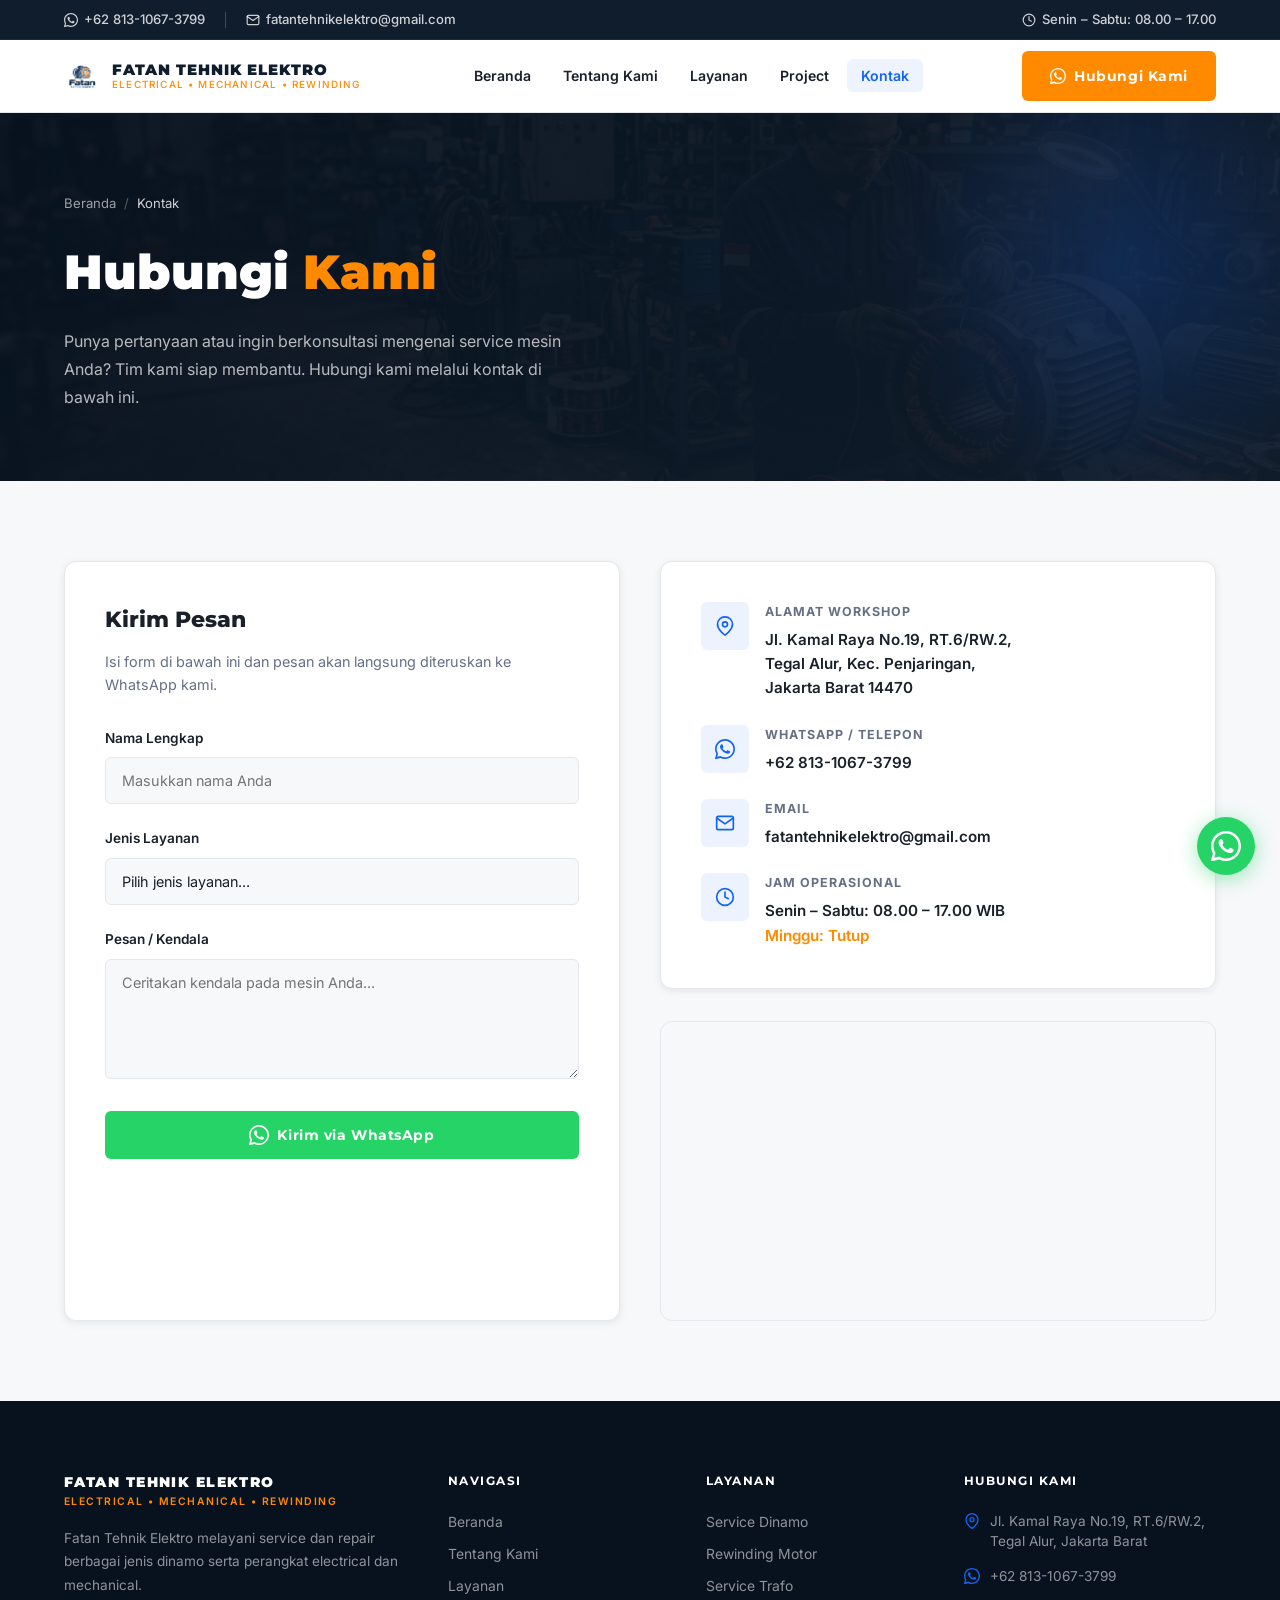
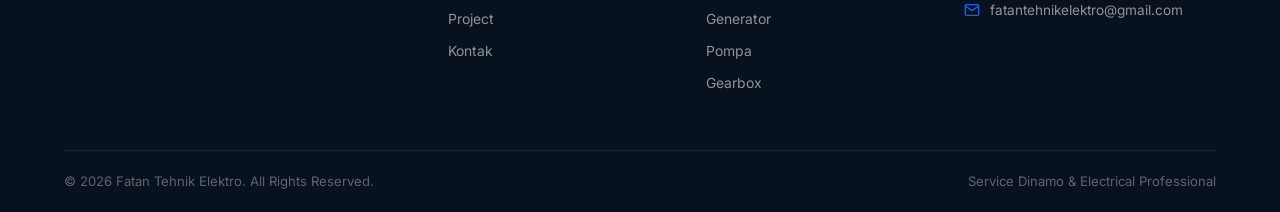
<file: pages/kontak/kontak.html>
<!DOCTYPE html>
<html lang="id">
<head>
  <meta charset="UTF-8" />
  <meta name="viewport" content="width=device-width, initial-scale=1.0" />
  <meta name="description" content="Kontak Fatan Tehnik Elektro — Hubungi kami untuk konsultasi, service, dan perawatan mesin electrical & mechanical Anda." />
  <title>Kontak — Fatan Tehnik Elektro</title>
  <link rel="stylesheet" href="kontak.css" />
  <link rel="icon" type="image/png" href="../../assets/icons/logo_mono_putih-removebg-preview.png" />
</head>
<body>

  <!-- TOP BAR -->
  <div id="top-bar">
    <div class="container">
      <div class="top-bar-inner">
        <div class="top-bar-left">
          <a href="https://wa.me/6281310673799" class="top-bar-item" target="_blank" rel="noopener">
            <svg viewBox="0 0 24 24" fill="currentColor"><path d="M17.472 14.382c-.297-.149-1.758-.867-2.03-.967-.273-.099-.471-.148-.67.15-.197.297-.767.966-.94 1.164-.173.199-.347.223-.644.075-.297-.15-1.255-.463-2.39-1.475-.883-.788-1.48-1.761-1.653-2.059-.173-.297-.018-.458.13-.606.134-.133.298-.347.446-.52.149-.174.198-.298.298-.497.099-.198.05-.371-.025-.52-.075-.149-.669-1.612-.916-2.207-.242-.579-.487-.5-.669-.51-.173-.008-.371-.01-.57-.01-.198 0-.52.074-.792.372-.272.297-1.04 1.016-1.04 2.479 0 1.462 1.065 2.875 1.213 3.074.149.198 2.096 3.2 5.077 4.487.709.306 1.262.489 1.694.625.712.227 1.36.195 1.871.118.571-.085 1.758-.719 2.006-1.413.248-.694.248-1.289.173-1.413-.074-.124-.272-.198-.57-.347z"/><path d="M12 0C5.373 0 0 5.373 0 12c0 2.115.549 4.103 1.512 5.831L.057 23.25a.75.75 0 0 0 .914.914l5.516-1.454A11.944 11.944 0 0 0 12 24c6.627 0 12-5.373 12-12S18.627 0 12 0zm0 22c-1.886 0-3.65-.518-5.157-1.421l-.37-.219-3.83 1.009 1.012-3.744-.236-.386A9.95 9.95 0 0 1 2 12C2 6.477 6.477 2 12 2s10 4.477 10 10-4.477 10-10 10z"/></svg>
            +62 813-1067-3799
          </a>
          <div class="top-bar-divider"></div>
          <a href="mailto:fatantehnikelektro@gmail.com" class="top-bar-item">
            <svg viewBox="0 0 24 24" fill="none" stroke="currentColor" stroke-width="2" stroke-linecap="round" stroke-linejoin="round"><path d="M4 4h16c1.1 0 2 .9 2 2v12c0 1.1-.9 2-2 2H4c-1.1 0-2-.9-2-2V6c0-1.1.9-2 2-2z"/><polyline points="22,6 12,13 2,6"/></svg>
            fatantehnikelektro@gmail.com
          </a>
        </div>
        <div class="top-bar-right">
          <div class="top-bar-item">
            <svg viewBox="0 0 24 24" fill="none" stroke="currentColor" stroke-width="2" stroke-linecap="round" stroke-linejoin="round"><circle cx="12" cy="12" r="10"/><polyline points="12,6 12,12 16,14"/></svg>
            Senin – Sabtu: 08.00 – 17.00
          </div>
        </div>
      </div>
    </div>
  </div>

  <!-- NAVBAR -->
  <nav id="navbar">
    <div class="container">
      <div class="nav-inner">
        <a href="../../index.html" class="nav-logo">
          <img src="../../assets/icons/logo_bg_putih-removebg-preview.png" alt="Logo Fatan Tehnik Elektro" class="nav-logo-img" />
          <div class="nav-logo-text">
            <span class="nav-logo-name">Fatan Tehnik Elektro</span>
            <span class="nav-logo-sub">Electrical &bull; Mechanical &bull; Rewinding</span>
          </div>
        </a>
        <ul class="nav-menu">
          <li><a href="../../index.html">Beranda</a></li>
          <li><a href="../tentang/tentang.html">Tentang Kami</a></li>
          <li><a href="../layanan/layanan.html">Layanan</a></li>
          <li><a href="../project/project.html">Project</a></li>
          <li><a href="kontak.html" class="active">Kontak</a></li>
        </ul>
        <div class="nav-cta">
          <a href="https://wa.me/6281310673799?text=Halo%20Fatan%20Tehnik%20Elektro." class="btn btn-orange" target="_blank" rel="noopener">
            <svg viewBox="0 0 24 24" fill="currentColor" width="16" height="16"><path d="M17.472 14.382c-.297-.149-1.758-.867-2.03-.967-.273-.099-.471-.148-.67.15-.197.297-.767.966-.94 1.164-.173.199-.347.223-.644.075-.297-.15-1.255-.463-2.39-1.475-.883-.788-1.48-1.761-1.653-2.059-.173-.297-.018-.458.13-.606.134-.133.298-.347.446-.52.149-.174.198-.298.298-.497.099-.198.05-.371-.025-.52-.075-.149-.669-1.612-.916-2.207-.242-.579-.487-.5-.669-.51-.173-.008-.371-.01-.57-.01-.198 0-.52.074-.792.372-.272.297-1.04 1.016-1.04 2.479 0 1.462 1.065 2.875 1.213 3.074.149.198 2.096 3.2 5.077 4.487.709.306 1.262.489 1.694.625.712.227 1.36.195 1.871.118.571-.085 1.758-.719 2.006-1.413.248-.694.248-1.289.173-1.413-.074-.124-.272-.198-.57-.347z"/><path d="M12 0C5.373 0 0 5.373 0 12c0 2.115.549 4.103 1.512 5.831L.057 23.25a.75.75 0 0 0 .914.914l5.516-1.454A11.944 11.944 0 0 0 12 24c6.627 0 12-5.373 12-12S18.627 0 12 0zm0 22c-1.886 0-3.65-.518-5.157-1.421l-.37-.219-3.83 1.009 1.012-3.744-.236-.386A9.95 9.95 0 0 1 2 12C2 6.477 6.477 2 12 2s10 4.477 10 10-4.477 10-10 10z"/></svg>
            Hubungi Kami
          </a>
          <button class="hamburger" id="hamburger" aria-label="Toggle menu"><span></span><span></span><span></span></button>
        </div>
      </div>
    </div>
    <div class="mobile-nav" id="mobile-nav">
      <a href="../../index.html">Beranda</a>
      <a href="../tentang/tentang.html">Tentang Kami</a>
      <a href="../layanan/layanan.html">Layanan</a>
      <a href="../project/project.html">Project</a>
      <a href="kontak.html">Kontak</a>
      <a href="https://wa.me/6281310673799" class="btn btn-orange" target="_blank" rel="noopener">💬 Hubungi Kami</a>
    </div>
  </nav>

  <!-- PAGE HERO -->
  <section class="page-hero">
    <div class="container">
      <div class="page-hero-inner">
        <nav class="page-breadcrumb" aria-label="Breadcrumb">
          <a href="../../index.html">Beranda</a><span>/</span>
          <span class="current">Kontak</span>
        </nav>
        <h1 class="page-hero-title">Hubungi <span style="color:var(--orange)">Kami</span></h1>
        <p class="page-hero-desc">Punya pertanyaan atau ingin berkonsultasi mengenai service mesin Anda? Tim kami siap membantu. Hubungi kami melalui kontak di bawah ini.</p>
      </div>
    </div>
  </section>

  <!-- CONTACT SECTION -->
  <section style="background:var(--bg-light); padding:80px 0;">
    <div class="container">
      <div class="contact-grid">

        <!-- Left: Form -->
        <div class="contact-card form-card reveal-left">
          <div class="contact-card-title">Kirim Pesan</div>
          <p class="contact-card-desc">Isi form di bawah ini dan pesan akan langsung diteruskan ke WhatsApp kami.</p>

          <form id="wa-form" class="wa-form">
            <div class="form-group">
              <label for="wa-name">Nama Lengkap</label>
              <input type="text" id="wa-name" class="form-control" placeholder="Masukkan nama Anda" required />
            </div>
            <div class="form-group">
              <label for="wa-service">Jenis Layanan</label>
              <select id="wa-service" class="form-control" required>
                <option value="" disabled selected>Pilih jenis layanan...</option>
                <option value="Service Dinamo">Service Dinamo</option>
                <option value="Rewinding">Rewinding</option>
                <option value="Service Trafo">Service Trafo</option>
                <option value="Service Generator">Service Generator</option>
                <option value="Service Pompa">Service Pompa</option>
                <option value="Lainnya">Lainnya / Konsultasi</option>
              </select>
            </div>
            <div class="form-group">
              <label for="wa-message">Pesan / Kendala</label>
              <textarea id="wa-message" class="form-control" rows="4" placeholder="Ceritakan kendala pada mesin Anda..." required></textarea>
            </div>
            <button type="submit" class="btn btn-whatsapp" style="width:100%; justify-content:center;">
              <svg viewBox="0 0 24 24" fill="currentColor" width="20" height="20"><path d="M17.472 14.382c-.297-.149-1.758-.867-2.03-.967-.273-.099-.471-.148-.67.15-.197.297-.767.966-.94 1.164-.173.199-.347.223-.644.075-.297-.15-1.255-.463-2.39-1.475-.883-.788-1.48-1.761-1.653-2.059-.173-.297-.018-.458.13-.606.134-.133.298-.347.446-.52.149-.174.198-.298.298-.497.099-.198.05-.371-.025-.52-.075-.149-.669-1.612-.916-2.207-.242-.579-.487-.5-.669-.51-.173-.008-.371-.01-.57-.01-.198 0-.52.074-.792.372-.272.297-1.04 1.016-1.04 2.479 0 1.462 1.065 2.875 1.213 3.074.149.198 2.096 3.2 5.077 4.487.709.306 1.262.489 1.694.625.712.227 1.36.195 1.871.118.571-.085 1.758-.719 2.006-1.413.248-.694.248-1.289.173-1.413-.074-.124-.272-.198-.57-.347z"/><path d="M12 0C5.373 0 0 5.373 0 12c0 2.115.549 4.103 1.512 5.831L.057 23.25a.75.75 0 0 0 .914.914l5.516-1.454A11.944 11.944 0 0 0 12 24c6.627 0 12-5.373 12-12S18.627 0 12 0zm0 22c-1.886 0-3.65-.518-5.157-1.421l-.37-.219-3.83 1.009 1.012-3.744-.236-.386A9.95 9.95 0 0 1 2 12C2 6.477 6.477 2 12 2s10 4.477 10 10-4.477 10-10 10z"/></svg>
              Kirim via WhatsApp
            </button>
          </form>
        </div>

        <!-- Right: Info & Map -->
        <div class="contact-side reveal-right">
          <div class="contact-card info-card">
            <div class="contact-items">
              <div class="contact-item">
                <div class="contact-item-icon">
                  <svg viewBox="0 0 24 24" fill="none" stroke="currentColor" stroke-width="2" stroke-linecap="round" stroke-linejoin="round"><path d="M21 10c0 7-9 13-9 13s-9-6-9-13a9 9 0 0 1 18 0z"/><circle cx="12" cy="10" r="3"/></svg>
                </div>
                <div>
                  <div class="contact-item-label">Alamat Workshop</div>
                  <div class="contact-item-value"><a href="https://maps.app.goo.gl/xUPP6LKZVyPegXkt9" target="_blank" rel="noopener">Jl. Kamal Raya No.19, RT.6/RW.2,<br/>Tegal Alur, Kec. Penjaringan,<br/>Jakarta Barat 14470</a></div>
                </div>
              </div>
              <div class="contact-item">
                <div class="contact-item-icon">
                  <svg viewBox="0 0 24 24" fill="currentColor"><path d="M17.472 14.382c-.297-.149-1.758-.867-2.03-.967-.273-.099-.471-.148-.67.15-.197.297-.767.966-.94 1.164-.173.199-.347.223-.644.075-.297-.15-1.255-.463-2.39-1.475-.883-.788-1.48-1.761-1.653-2.059-.173-.297-.018-.458.13-.606.134-.133.298-.347.446-.52.149-.174.198-.298.298-.497.099-.198.05-.371-.025-.52-.075-.149-.669-1.612-.916-2.207-.242-.579-.487-.5-.669-.51-.173-.008-.371-.01-.57-.01-.198 0-.52.074-.792.372-.272.297-1.04 1.016-1.04 2.479 0 1.462 1.065 2.875 1.213 3.074.149.198 2.096 3.2 5.077 4.487.709.306 1.262.489 1.694.625.712.227 1.36.195 1.871.118.571-.085 1.758-.719 2.006-1.413.248-.694.248-1.289.173-1.413-.074-.124-.272-.198-.57-.347z"/><path d="M12 0C5.373 0 0 5.373 0 12c0 2.115.549 4.103 1.512 5.831L.057 23.25a.75.75 0 0 0 .914.914l5.516-1.454A11.944 11.944 0 0 0 12 24c6.627 0 12-5.373 12-12S18.627 0 12 0zm0 22c-1.886 0-3.65-.518-5.157-1.421l-.37-.219-3.83 1.009 1.012-3.744-.236-.386A9.95 9.95 0 0 1 2 12C2 6.477 6.477 2 12 2s10 4.477 10 10-4.477 10-10 10z"/></svg>
                </div>
                <div>
                  <div class="contact-item-label">WhatsApp / Telepon</div>
                  <div class="contact-item-value"><a href="https://wa.me/6281310673799" target="_blank" rel="noopener">+62 813-1067-3799</a></div>
                </div>
              </div>
              <div class="contact-item">
                <div class="contact-item-icon">
                  <svg viewBox="0 0 24 24" fill="none" stroke="currentColor" stroke-width="2" stroke-linecap="round" stroke-linejoin="round"><path d="M4 4h16c1.1 0 2 .9 2 2v12c0 1.1-.9 2-2 2H4c-1.1 0-2-.9-2-2V6c0-1.1.9-2 2-2z"/><polyline points="22,6 12,13 2,6"/></svg>
                </div>
                <div>
                  <div class="contact-item-label">Email</div>
                  <div class="contact-item-value"><a href="mailto:fatantehnikelektro@gmail.com">fatantehnikelektro@gmail.com</a></div>
                </div>
              </div>
              <div class="contact-item">
                <div class="contact-item-icon">
                  <svg viewBox="0 0 24 24" fill="none" stroke="currentColor" stroke-width="2" stroke-linecap="round" stroke-linejoin="round"><circle cx="12" cy="12" r="10"/><polyline points="12,6 12,12 16,14"/></svg>
                </div>
                <div>
                  <div class="contact-item-label">Jam Operasional</div>
                  <div class="contact-item-value">Senin – Sabtu: 08.00 – 17.00 WIB<br/><span style="color:var(--orange);">Minggu: Tutup</span></div>
                </div>
              </div>
            </div>
          </div>

          <div class="map-container">
            <iframe src="https://www.google.com/maps/embed?pb=!1m18!1m12!1m3!1d3967.0435166418707!2d106.7151853757497!3d-6.116540660002166!2m3!1f0!2f0!3f0!3m2!1i1024!2i768!4f13.1!3m3!1m2!1s0x2e6a02ca28564803%3A0x22f9581959b6a98a!2sFatan%20Tehnik%20Elektro!5e0!3m2!1sid!2sid!4v1714000000000!5m2!1sid!2sid" width="100%" height="100%" style="border:0;" allowfullscreen="" loading="lazy" referrerpolicy="no-referrer-when-downgrade"></iframe>
          </div>
        </div>

      </div>
    </div>
  </section>

  <!-- FOOTER -->
  <footer id="footer">
    <div class="container">
      <div class="footer-grid">
        <div>
          <div class="footer-brand-name">Fatan Tehnik Elektro</div>
          <div class="footer-brand-tag">Electrical • Mechanical • Rewinding</div>
          <p class="footer-desc">Fatan Tehnik Elektro melayani service dan repair berbagai jenis dinamo serta perangkat electrical dan mechanical.</p>
        </div>
        <div>
          <div class="footer-col-title">Navigasi</div>
          <nav class="footer-links">
            <a href="../../index.html">Beranda</a>
            <a href="../tentang/tentang.html">Tentang Kami</a>
            <a href="../layanan/layanan.html">Layanan</a>
            <a href="../project/project.html">Project</a>
            <a href="kontak.html">Kontak</a>
          </nav>
        </div>
        <div>
          <div class="footer-col-title">Layanan</div>
          <nav class="footer-links">
            <a href="../layanan/layanan.html">Service Dinamo</a>
            <a href="../layanan/layanan.html">Rewinding Motor</a>
            <a href="../layanan/layanan.html">Service Trafo</a>
            <a href="../layanan/layanan.html">Generator</a>
            <a href="../layanan/layanan.html">Pompa</a>
            <a href="../layanan/layanan.html">Gearbox</a>
          </nav>
        </div>
        <div>
          <div class="footer-col-title">Hubungi Kami</div>
          <div class="footer-contact-items">
            <div class="footer-contact-item">
              <svg viewBox="0 0 24 24" fill="none" stroke="currentColor" stroke-width="2" stroke-linecap="round" stroke-linejoin="round"><path d="M21 10c0 7-9 13-9 13s-9-6-9-13a9 9 0 0 1 18 0z"/><circle cx="12" cy="10" r="3"/></svg>
              Jl. Kamal Raya No.19, RT.6/RW.2, Tegal Alur, Jakarta Barat
            </div>
            <div class="footer-contact-item">
              <svg viewBox="0 0 24 24" fill="currentColor"><path d="M17.472 14.382c-.297-.149-1.758-.867-2.03-.967-.273-.099-.471-.148-.67.15-.197.297-.767.966-.94 1.164-.173.199-.347.223-.644.075-.297-.15-1.255-.463-2.39-1.475-.883-.788-1.48-1.761-1.653-2.059-.173-.297-.018-.458.13-.606.134-.133.298-.347.446-.52.149-.174.198-.298.298-.497.099-.198.05-.371-.025-.52-.075-.149-.669-1.612-.916-2.207-.242-.579-.487-.5-.669-.51-.173-.008-.371-.01-.57-.01-.198 0-.52.074-.792.372-.272.297-1.04 1.016-1.04 2.479 0 1.462 1.065 2.875 1.213 3.074.149.198 2.096 3.2 5.077 4.487.709.306 1.262.489 1.694.625.712.227 1.36.195 1.871.118.571-.085 1.758-.719 2.006-1.413.248-.694.248-1.289.173-1.413-.074-.124-.272-.198-.57-.347z"/><path d="M12 0C5.373 0 0 5.373 0 12c0 2.115.549 4.103 1.512 5.831L.057 23.25a.75.75 0 0 0 .914.914l5.516-1.454A11.944 11.944 0 0 0 12 24c6.627 0 12-5.373 12-12S18.627 0 12 0zm0 22c-1.886 0-3.65-.518-5.157-1.421l-.37-.219-3.83 1.009 1.012-3.744-.236-.386A9.95 9.95 0 0 1 2 12C2 6.477 6.477 2 12 2s10 4.477 10 10-4.477 10-10 10z"/></svg>
              <a href="https://wa.me/6281310673799" style="color:inherit;">+62 813-1067-3799</a>
            </div>
            <div class="footer-contact-item">
              <svg viewBox="0 0 24 24" fill="none" stroke="currentColor" stroke-width="2" stroke-linecap="round" stroke-linejoin="round"><path d="M4 4h16c1.1 0 2 .9 2 2v12c0 1.1-.9 2-2 2H4c-1.1 0-2-.9-2-2V6c0-1.1.9-2 2-2z"/><polyline points="22,6 12,13 2,6"/></svg>
              <a href="mailto:fatantehnikelektro@gmail.com" style="color:inherit;">fatantehnikelektro@gmail.com</a>
            </div>
          </div>
        </div>
      </div>
      <div class="footer-bottom">
        <div class="footer-copy">&copy; 2026 Fatan Tehnik Elektro. All Rights Reserved.</div>
        <div class="footer-bottom-right">Service Dinamo &amp; Electrical Professional</div>
      </div>
    </div>
  </footer>

  <div id="floating-wa">
    <div class="floating-wa-tooltip">Konsultasi via WhatsApp</div>
    <a href="https://wa.me/6281310673799?text=Halo%20Fatan%20Tehnik%20Elektro." class="floating-wa-btn" target="_blank" rel="noopener" aria-label="Chat WhatsApp">
      <svg viewBox="0 0 24 24" fill="currentColor"><path d="M17.472 14.382c-.297-.149-1.758-.867-2.03-.967-.273-.099-.471-.148-.67.15-.197.297-.767.966-.94 1.164-.173.199-.347.223-.644.075-.297-.15-1.255-.463-2.39-1.475-.883-.788-1.48-1.761-1.653-2.059-.173-.297-.018-.458.13-.606.134-.133.298-.347.446-.52.149-.174.198-.298.298-.497.099-.198.05-.371-.025-.52-.075-.149-.669-1.612-.916-2.207-.242-.579-.487-.5-.669-.51-.173-.008-.371-.01-.57-.01-.198 0-.52.074-.792.372-.272.297-1.04 1.016-1.04 2.479 0 1.462 1.065 2.875 1.213 3.074.149.198 2.096 3.2 5.077 4.487.709.306 1.262.489 1.694.625.712.227 1.36.195 1.871.118.571-.085 1.758-.719 2.006-1.413.248-.694.248-1.289.173-1.413-.074-.124-.272-.198-.57-.347z"/><path d="M12 0C5.373 0 0 5.373 0 12c0 2.115.549 4.103 1.512 5.831L.057 23.25a.75.75 0 0 0 .914.914l5.516-1.454A11.944 11.944 0 0 0 12 24c6.627 0 12-5.373 12-12S18.627 0 12 0zm0 22c-1.886 0-3.65-.518-5.157-1.421l-.37-.219-3.83 1.009 1.012-3.744-.236-.386A9.95 9.95 0 0 1 2 12C2 6.477 6.477 2 12 2s10 4.477 10 10-4.477 10-10 10z"/></svg>
    </a>
  </div>
  <button id="back-to-top" aria-label="Kembali ke atas">
    <svg viewBox="0 0 24 24" fill="none" stroke="currentColor" stroke-width="2.5" stroke-linecap="round" stroke-linejoin="round"><polyline points="18 15 12 9 6 15"/></svg>
  </button>

  <script src="kontak.js"></script>
</body>
</html>
</file>
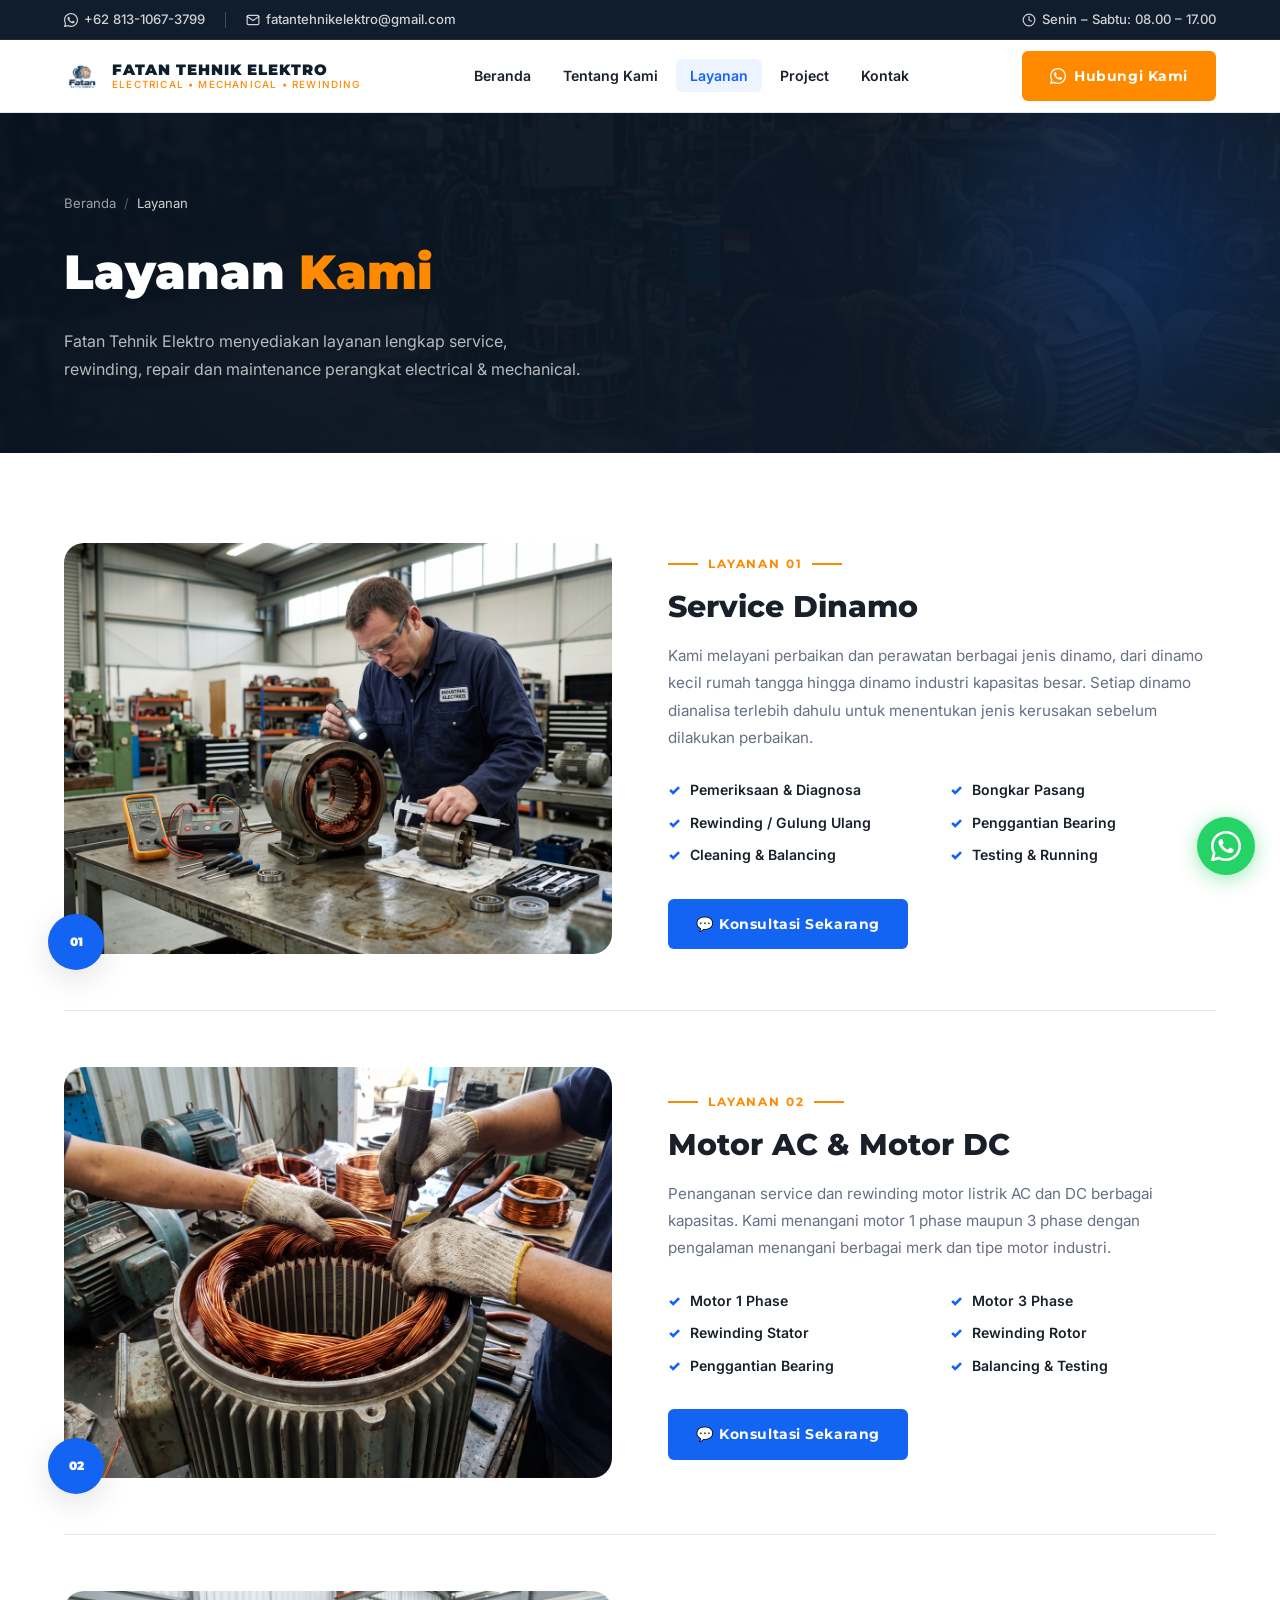
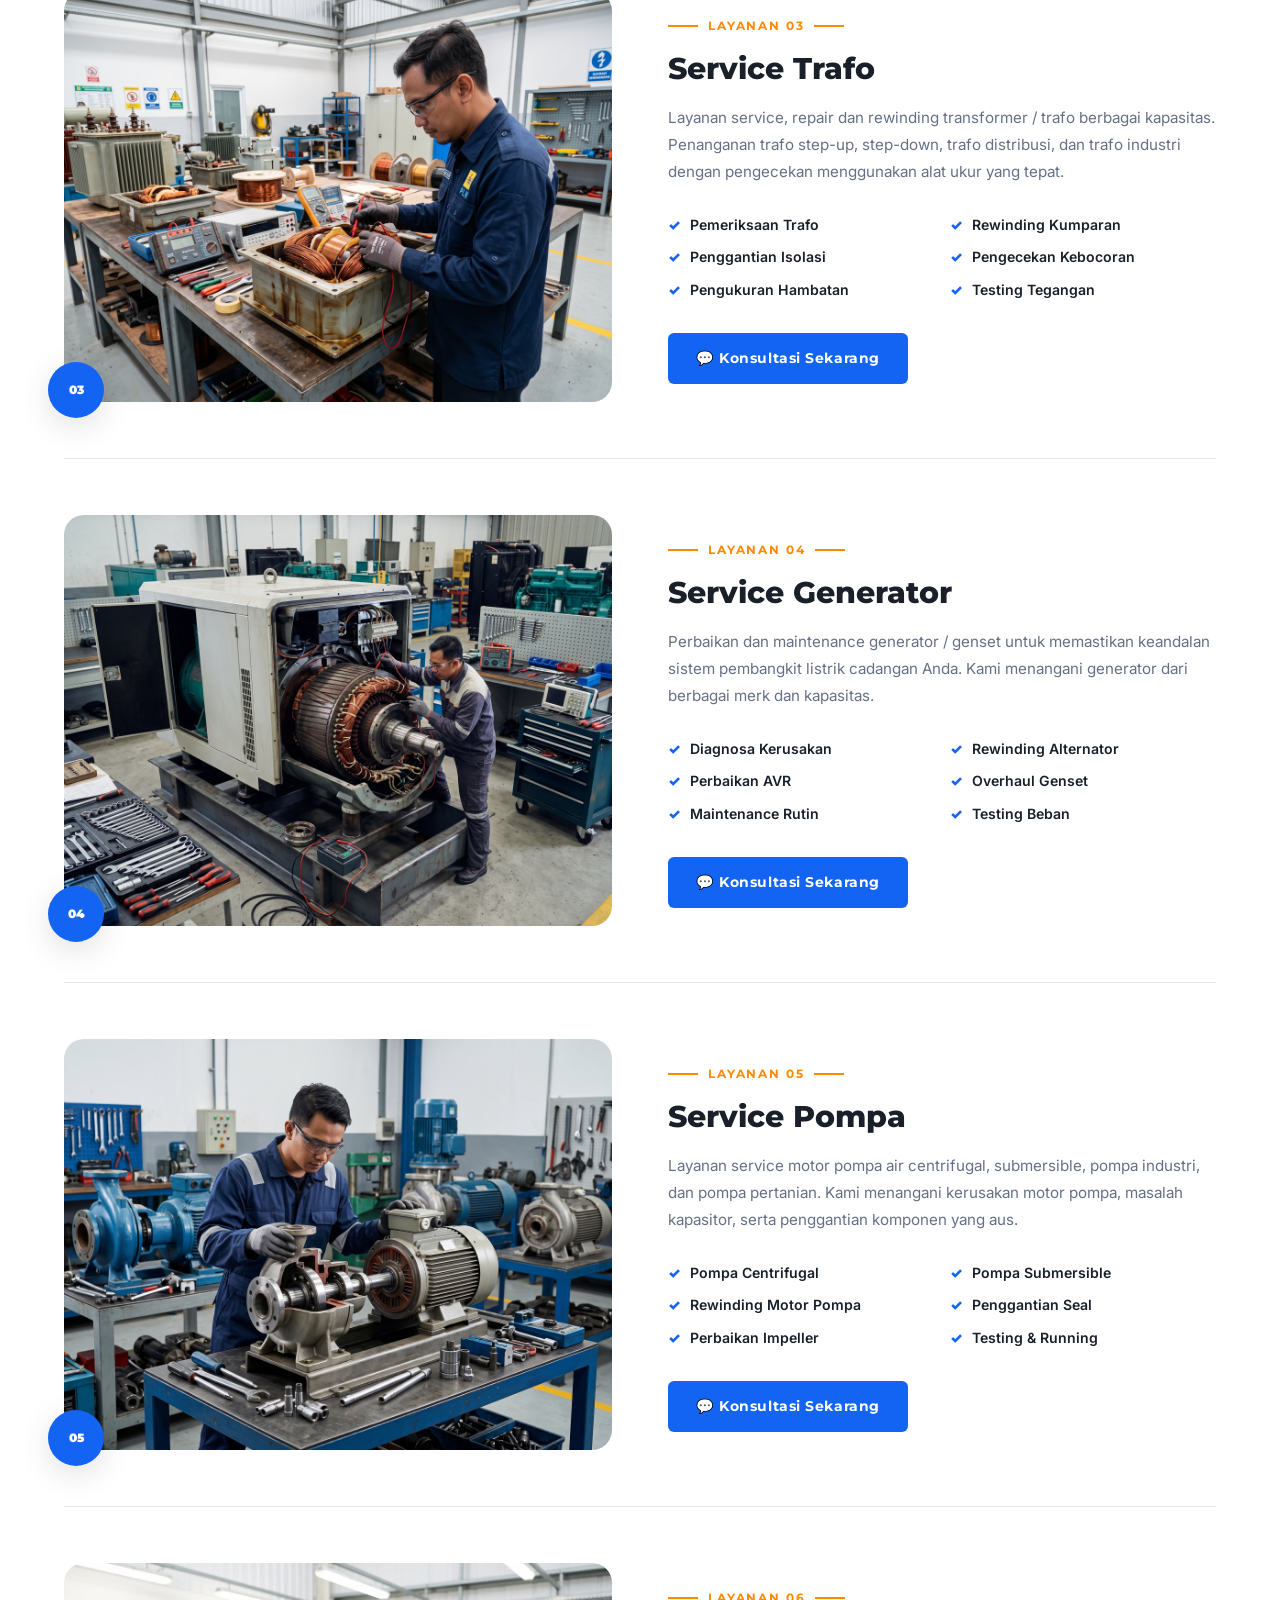
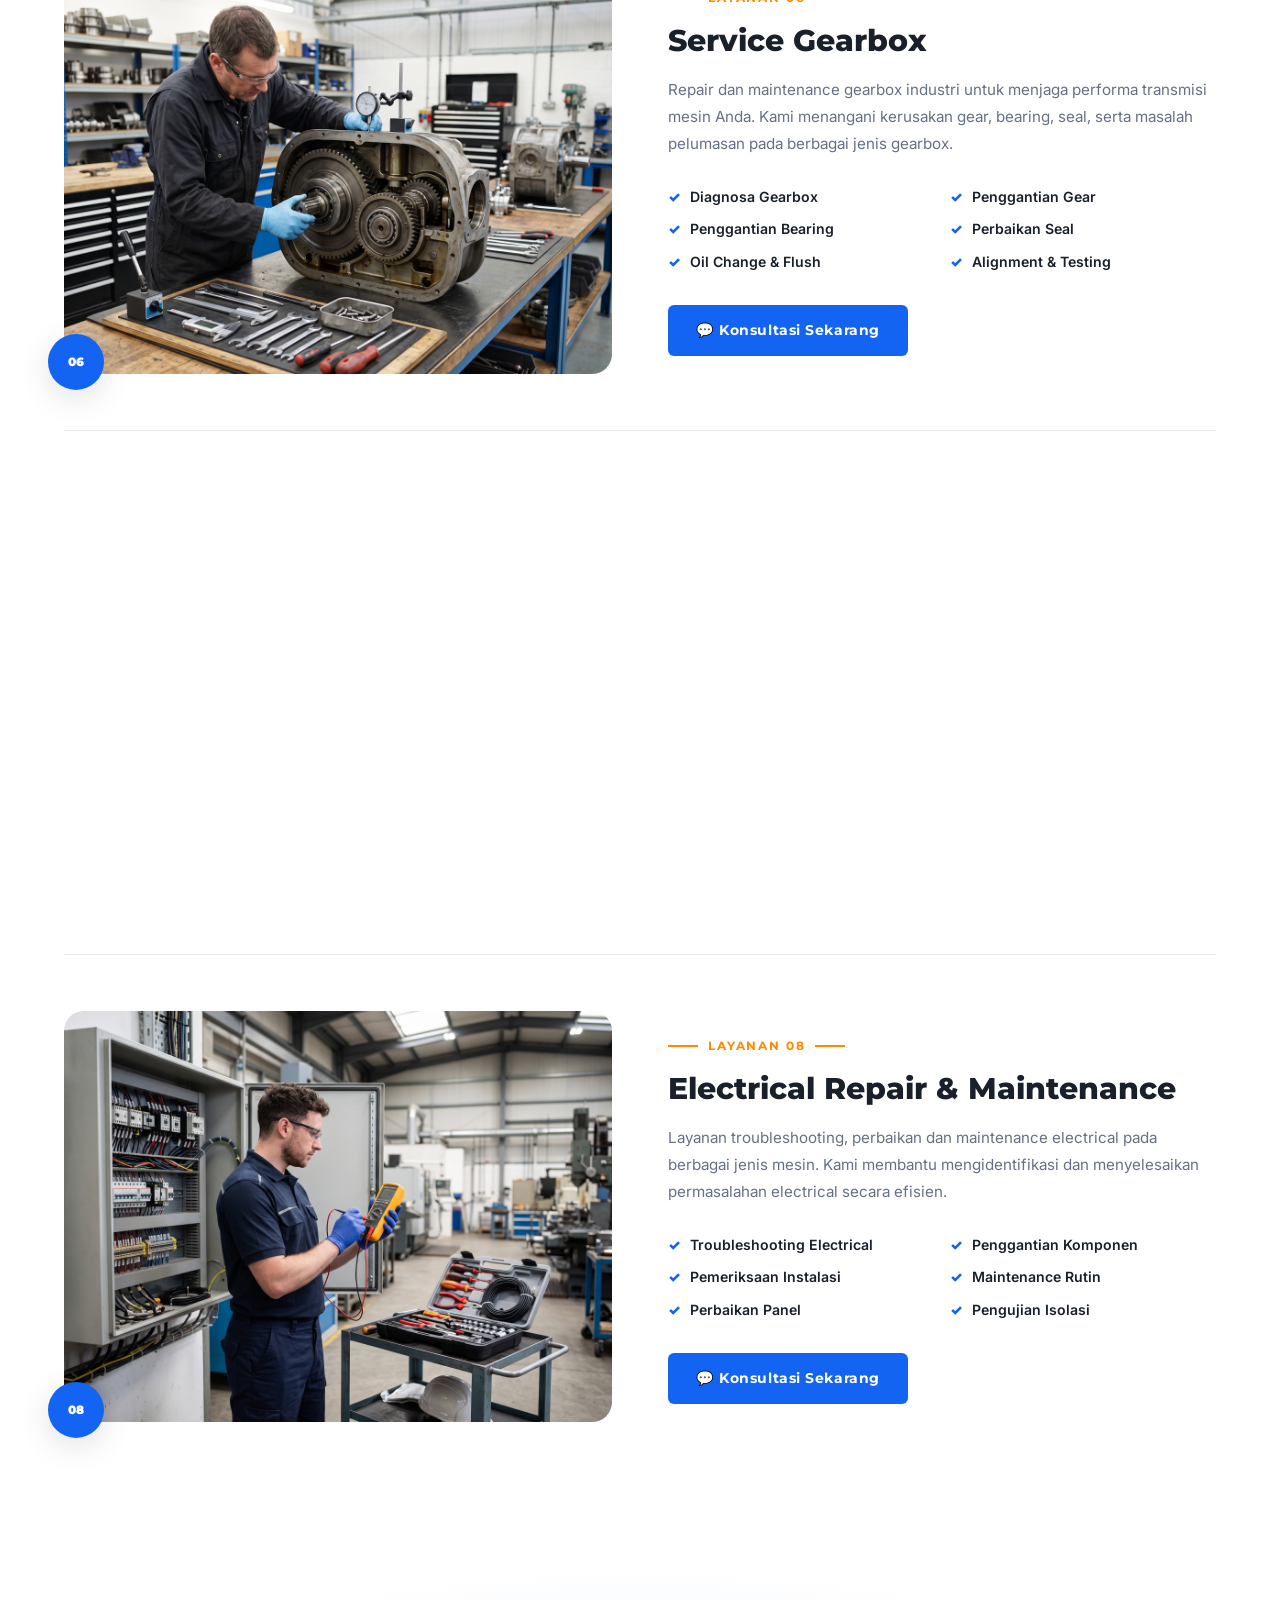
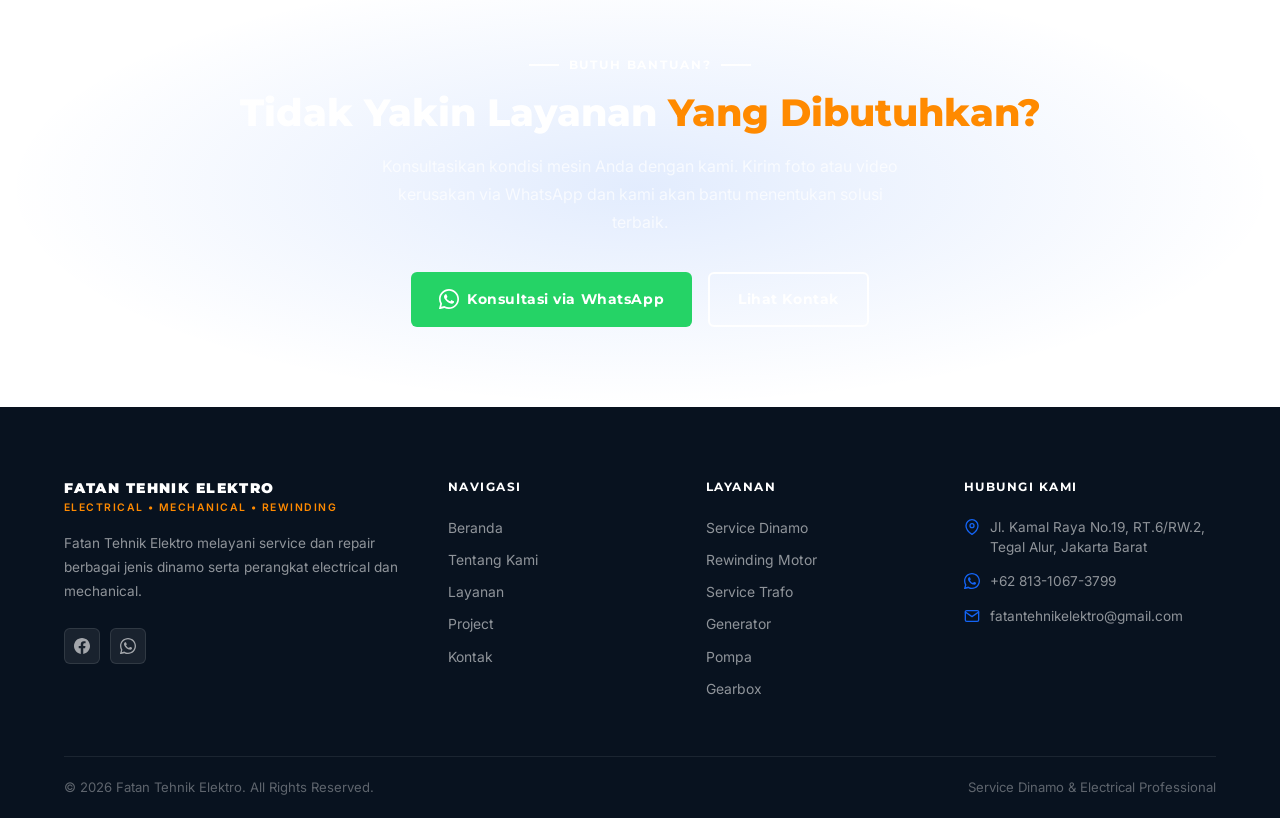
<file: pages/layanan/layanan.html>
<!DOCTYPE html>
<html lang="id">
<head>
  <meta charset="UTF-8" />
  <meta name="viewport" content="width=device-width, initial-scale=1.0" />
  <meta name="description" content="Layanan Fatan Tehnik Elektro — Service dinamo, rewinding motor listrik, repair trafo, generator, pompa, gearbox, blower, dan electrical repair profesional." />
  <title>Layanan — Fatan Tehnik Elektro</title>
  <link rel="stylesheet" href="layanan.css" />
  <link rel="icon" type="image/png" href="../../assets/icons/logo_mono_putih-removebg-preview.png" />
</head>
<body>

  <!-- TOP BAR -->
  <div id="top-bar">
    <div class="container">
      <div class="top-bar-inner">
        <div class="top-bar-left">
          <a href="https://wa.me/6281310673799" class="top-bar-item" target="_blank" rel="noopener">
            <svg viewBox="0 0 24 24" fill="currentColor"><path d="M17.472 14.382c-.297-.149-1.758-.867-2.03-.967-.273-.099-.471-.148-.67.15-.197.297-.767.966-.94 1.164-.173.199-.347.223-.644.075-.297-.15-1.255-.463-2.39-1.475-.883-.788-1.48-1.761-1.653-2.059-.173-.297-.018-.458.13-.606.134-.133.298-.347.446-.52.149-.174.198-.298.298-.497.099-.198.05-.371-.025-.52-.075-.149-.669-1.612-.916-2.207-.242-.579-.487-.5-.669-.51-.173-.008-.371-.01-.57-.01-.198 0-.52.074-.792.372-.272.297-1.04 1.016-1.04 2.479 0 1.462 1.065 2.875 1.213 3.074.149.198 2.096 3.2 5.077 4.487.709.306 1.262.489 1.694.625.712.227 1.36.195 1.871.118.571-.085 1.758-.719 2.006-1.413.248-.694.248-1.289.173-1.413-.074-.124-.272-.198-.57-.347z"/><path d="M12 0C5.373 0 0 5.373 0 12c0 2.115.549 4.103 1.512 5.831L.057 23.25a.75.75 0 0 0 .914.914l5.516-1.454A11.944 11.944 0 0 0 12 24c6.627 0 12-5.373 12-12S18.627 0 12 0zm0 22c-1.886 0-3.65-.518-5.157-1.421l-.37-.219-3.83 1.009 1.012-3.744-.236-.386A9.95 9.95 0 0 1 2 12C2 6.477 6.477 2 12 2s10 4.477 10 10-4.477 10-10 10z"/></svg>
            +62 813-1067-3799
          </a>
          <div class="top-bar-divider"></div>
          <a href="mailto:fatantehnikelektro@gmail.com" class="top-bar-item">
            <svg viewBox="0 0 24 24" fill="none" stroke="currentColor" stroke-width="2" stroke-linecap="round" stroke-linejoin="round"><path d="M4 4h16c1.1 0 2 .9 2 2v12c0 1.1-.9 2-2 2H4c-1.1 0-2-.9-2-2V6c0-1.1.9-2 2-2z"/><polyline points="22,6 12,13 2,6"/></svg>
            fatantehnikelektro@gmail.com
          </a>
        </div>
        <div class="top-bar-right">
          <div class="top-bar-item">
            <svg viewBox="0 0 24 24" fill="none" stroke="currentColor" stroke-width="2" stroke-linecap="round" stroke-linejoin="round"><circle cx="12" cy="12" r="10"/><polyline points="12,6 12,12 16,14"/></svg>
            Senin – Sabtu: 08.00 – 17.00
          </div>
        </div>
      </div>
    </div>
  </div>

  <!-- NAVBAR -->
  <nav id="navbar">
    <div class="container">
      <div class="nav-inner">
        <a href="../../index.html" class="nav-logo">
          <img src="../../assets/icons/logo_bg_putih-removebg-preview.png" alt="Logo Fatan Tehnik Elektro" class="nav-logo-img" />
          <div class="nav-logo-text">
            <span class="nav-logo-name">Fatan Tehnik Elektro</span>
            <span class="nav-logo-sub">Electrical &bull; Mechanical &bull; Rewinding</span>
          </div>
        </a>
        <ul class="nav-menu">
          <li><a href="../../index.html">Beranda</a></li>
          <li><a href="../tentang/tentang.html">Tentang Kami</a></li>
          <li><a href="layanan.html" class="active">Layanan</a></li>
          <li><a href="../project/project.html">Project</a></li>
          <li><a href="../kontak/kontak.html">Kontak</a></li>
        </ul>
        <div class="nav-cta">
          <a href="https://wa.me/6281310673799?text=Halo%20Fatan%20Tehnik%20Elektro%2C%20saya%20ingin%20menanyakan%20layanan." class="btn btn-orange" target="_blank" rel="noopener">
            <svg viewBox="0 0 24 24" fill="currentColor" width="16" height="16"><path d="M17.472 14.382c-.297-.149-1.758-.867-2.03-.967-.273-.099-.471-.148-.67.15-.197.297-.767.966-.94 1.164-.173.199-.347.223-.644.075-.297-.15-1.255-.463-2.39-1.475-.883-.788-1.48-1.761-1.653-2.059-.173-.297-.018-.458.13-.606.134-.133.298-.347.446-.52.149-.174.198-.298.298-.497.099-.198.05-.371-.025-.52-.075-.149-.669-1.612-.916-2.207-.242-.579-.487-.5-.669-.51-.173-.008-.371-.01-.57-.01-.198 0-.52.074-.792.372-.272.297-1.04 1.016-1.04 2.479 0 1.462 1.065 2.875 1.213 3.074.149.198 2.096 3.2 5.077 4.487.709.306 1.262.489 1.694.625.712.227 1.36.195 1.871.118.571-.085 1.758-.719 2.006-1.413.248-.694.248-1.289.173-1.413-.074-.124-.272-.198-.57-.347z"/><path d="M12 0C5.373 0 0 5.373 0 12c0 2.115.549 4.103 1.512 5.831L.057 23.25a.75.75 0 0 0 .914.914l5.516-1.454A11.944 11.944 0 0 0 12 24c6.627 0 12-5.373 12-12S18.627 0 12 0zm0 22c-1.886 0-3.65-.518-5.157-1.421l-.37-.219-3.83 1.009 1.012-3.744-.236-.386A9.95 9.95 0 0 1 2 12C2 6.477 6.477 2 12 2s10 4.477 10 10-4.477 10-10 10z"/></svg>
            Hubungi Kami
          </a>
          <button class="hamburger" id="hamburger" aria-label="Toggle menu"><span></span><span></span><span></span></button>
        </div>
      </div>
    </div>
    <div class="mobile-nav" id="mobile-nav">
      <a href="../../index.html">Beranda</a>
      <a href="../tentang/tentang.html">Tentang Kami</a>
      <a href="layanan.html">Layanan</a>
      <a href="../project/project.html">Project</a>
      <a href="../kontak/kontak.html">Kontak</a>
      <a href="https://wa.me/6281310673799" class="btn btn-orange" target="_blank" rel="noopener">💬 Hubungi Kami</a>
    </div>
  </nav>

  <!-- PAGE HERO -->
  <section class="page-hero">
    <div class="container">
      <div class="page-hero-inner">
        <nav class="page-breadcrumb" aria-label="Breadcrumb">
          <a href="../../index.html">Beranda</a><span>/</span>
          <span class="current">Layanan</span>
        </nav>
        <h1 class="page-hero-title">Layanan <span style="color:var(--orange)">Kami</span></h1>
        <p class="page-hero-desc">Fatan Tehnik Elektro menyediakan layanan lengkap service, rewinding, repair dan maintenance perangkat electrical &amp; mechanical.</p>
      </div>
    </div>
  </section>

  <!-- SERVICES LIST -->
  <section style="background:var(--white); padding:90px 0;">
    <div class="container">

      <!-- 1. Service Dinamo -->
      <div class="service-detail reveal" id="dinamo">
        <div class="service-detail-grid">
          <div class="service-detail-image">
            <div class="service-img-wrap" style="background:linear-gradient(135deg,#0f2a4a,#1464F4);">
              <img src="../../assets/images/services/dinamo.jpg" alt="Service Dinamo"
                onerror="this.style.display='none';this.nextElementSibling.style.display='flex';" />
              <div class="service-img-placeholder" style="display:none;">
                <svg viewBox="0 0 24 24" fill="none" stroke="currentColor" stroke-width="1.5"><circle cx="12" cy="12" r="3"/><path d="M12 1v4M12 19v4M4.22 4.22l2.83 2.83M16.95 16.95l2.83 2.83M1 12h4M19 12h4M4.22 19.78l2.83-2.83M16.95 7.05l2.83-2.83"/></svg>
              </div>
            </div>
            <div class="service-number">01</div>
          </div>
          <div class="service-detail-content">
            <div class="section-label">Layanan 01</div>
            <h2 class="service-detail-title">Service Dinamo</h2>
            <p class="service-detail-desc">Kami melayani perbaikan dan perawatan berbagai jenis dinamo, dari dinamo kecil rumah tangga hingga dinamo industri kapasitas besar. Setiap dinamo dianalisa terlebih dahulu untuk menentukan jenis kerusakan sebelum dilakukan perbaikan.</p>
            <div class="service-items-grid">
              <div class="service-item"><span>✓</span> Pemeriksaan &amp; Diagnosa</div>
              <div class="service-item"><span>✓</span> Bongkar Pasang</div>
              <div class="service-item"><span>✓</span> Rewinding / Gulung Ulang</div>
              <div class="service-item"><span>✓</span> Penggantian Bearing</div>
              <div class="service-item"><span>✓</span> Cleaning &amp; Balancing</div>
              <div class="service-item"><span>✓</span> Testing &amp; Running</div>
            </div>
            <a href="https://wa.me/6281310673799?text=Halo%20Fatan%20Tehnik%20Elektro%2C%20saya%20ingin%20konsultasi%20mengenai%20service%20dinamo." class="btn btn-primary" target="_blank" rel="noopener">
              💬 Konsultasi Sekarang
            </a>
          </div>
        </div>
      </div>

      <div class="service-divider"></div>

      <!-- 2. Motor AC / DC -->
      <div class="service-detail reveal" id="motor">
        <div class="service-detail-grid reverse">
          <div class="service-detail-content">
            <div class="section-label">Layanan 02</div>
            <h2 class="service-detail-title">Motor AC &amp; Motor DC</h2>
            <p class="service-detail-desc">Penanganan service dan rewinding motor listrik AC dan DC berbagai kapasitas. Kami menangani motor 1 phase maupun 3 phase dengan pengalaman menangani berbagai merk dan tipe motor industri.</p>
            <div class="service-items-grid">
              <div class="service-item"><span>✓</span> Motor 1 Phase</div>
              <div class="service-item"><span>✓</span> Motor 3 Phase</div>
              <div class="service-item"><span>✓</span> Rewinding Stator</div>
              <div class="service-item"><span>✓</span> Rewinding Rotor</div>
              <div class="service-item"><span>✓</span> Penggantian Bearing</div>
              <div class="service-item"><span>✓</span> Balancing &amp; Testing</div>
            </div>
            <a href="https://wa.me/6281310673799?text=Halo%2C%20saya%20ingin%20konsultasi%20service%20motor%20AC/DC." class="btn btn-primary" target="_blank" rel="noopener">
              💬 Konsultasi Sekarang
            </a>
          </div>
          <div class="service-detail-image">
            <div class="service-img-wrap" style="background:linear-gradient(135deg,#1a0a2a,#5B21B6);">
              <img src="../../assets/images/services/rewinding.jpg" alt="Motor AC DC"
                onerror="this.style.display='none';this.nextElementSibling.style.display='flex';" />
              <div class="service-img-placeholder" style="display:none;">
                <svg viewBox="0 0 24 24" fill="none" stroke="currentColor" stroke-width="1.5"><path d="M21 16V8a2 2 0 0 0-1-1.73l-7-4a2 2 0 0 0-2 0l-7 4A2 2 0 0 0 3 8v8a2 2 0 0 0 1 1.73l7 4a2 2 0 0 0 2 0l7-4A2 2 0 0 0 21 16z"/></svg>
              </div>
            </div>
            <div class="service-number">02</div>
          </div>
        </div>
      </div>

      <div class="service-divider"></div>

      <!-- 3. Trafo -->
      <div class="service-detail reveal" id="trafo">
        <div class="service-detail-grid">
          <div class="service-detail-image">
            <div class="service-img-wrap" style="background:linear-gradient(135deg,#0a200a,#15803D);">
              <img src="../../assets/images/services/trafo.jpg" alt="Service Trafo"
                onerror="this.style.display='none';this.nextElementSibling.style.display='flex';" />
              <div class="service-img-placeholder" style="display:none;">
                <svg viewBox="0 0 24 24" fill="none" stroke="currentColor" stroke-width="1.5"><rect x="2" y="3" width="20" height="14" rx="2"/><line x1="8" y1="21" x2="16" y2="21"/><line x1="12" y1="17" x2="12" y2="21"/></svg>
              </div>
            </div>
            <div class="service-number">03</div>
          </div>
          <div class="service-detail-content">
            <div class="section-label">Layanan 03</div>
            <h2 class="service-detail-title">Service Trafo</h2>
            <p class="service-detail-desc">Layanan service, repair dan rewinding transformer / trafo berbagai kapasitas. Penanganan trafo step-up, step-down, trafo distribusi, dan trafo industri dengan pengecekan menggunakan alat ukur yang tepat.</p>
            <div class="service-items-grid">
              <div class="service-item"><span>✓</span> Pemeriksaan Trafo</div>
              <div class="service-item"><span>✓</span> Rewinding Kumparan</div>
              <div class="service-item"><span>✓</span> Penggantian Isolasi</div>
              <div class="service-item"><span>✓</span> Pengecekan Kebocoran</div>
              <div class="service-item"><span>✓</span> Pengukuran Hambatan</div>
              <div class="service-item"><span>✓</span> Testing Tegangan</div>
            </div>
            <a href="https://wa.me/6281310673799?text=Halo%2C%20saya%20ingin%20konsultasi%20service%20trafo." class="btn btn-primary" target="_blank" rel="noopener">
              💬 Konsultasi Sekarang
            </a>
          </div>
        </div>
      </div>

      <div class="service-divider"></div>

      <!-- 4. Generator -->
      <div class="service-detail reveal" id="generator">
        <div class="service-detail-grid reverse">
          <div class="service-detail-content">
            <div class="section-label">Layanan 04</div>
            <h2 class="service-detail-title">Service Generator</h2>
            <p class="service-detail-desc">Perbaikan dan maintenance generator / genset untuk memastikan keandalan sistem pembangkit listrik cadangan Anda. Kami menangani generator dari berbagai merk dan kapasitas.</p>
            <div class="service-items-grid">
              <div class="service-item"><span>✓</span> Diagnosa Kerusakan</div>
              <div class="service-item"><span>✓</span> Rewinding Alternator</div>
              <div class="service-item"><span>✓</span> Perbaikan AVR</div>
              <div class="service-item"><span>✓</span> Overhaul Genset</div>
              <div class="service-item"><span>✓</span> Maintenance Rutin</div>
              <div class="service-item"><span>✓</span> Testing Beban</div>
            </div>
            <a href="https://wa.me/6281310673799?text=Halo%2C%20saya%20ingin%20konsultasi%20service%20generator." class="btn btn-primary" target="_blank" rel="noopener">
              💬 Konsultasi Sekarang
            </a>
          </div>
          <div class="service-detail-image">
            <div class="service-img-wrap" style="background:linear-gradient(135deg,#1a0f00,#B45309);">
              <img src="../../assets/images/services/generator.jpg" alt="Service Generator"
                onerror="this.style.display='none';this.nextElementSibling.style.display='flex';" />
              <div class="service-img-placeholder" style="display:none;">
                <svg viewBox="0 0 24 24" fill="none" stroke="currentColor" stroke-width="1.5"><path d="M13 2L3 14h9l-1 8 10-12h-9l1-8z"/></svg>
              </div>
            </div>
            <div class="service-number">04</div>
          </div>
        </div>
      </div>

      <div class="service-divider"></div>

      <!-- 5. Pompa -->
      <div class="service-detail reveal" id="pompa">
        <div class="service-detail-grid">
          <div class="service-detail-image">
            <div class="service-img-wrap" style="background:linear-gradient(135deg,#0a1a2a,#0369A1);">
              <img src="../../assets/images/services/pompa.jpg" alt="Service Pompa"
                onerror="this.style.display='none';this.nextElementSibling.style.display='flex';" />
              <div class="service-img-placeholder" style="display:none;">
                <svg viewBox="0 0 24 24" fill="none" stroke="currentColor" stroke-width="1.5"><path d="M20.84 4.61a5.5 5.5 0 0 0-7.78 0L12 5.67l-1.06-1.06a5.5 5.5 0 0 0-7.78 7.78l1.06 1.06L12 21.23l7.78-7.78 1.06-1.06a5.5 5.5 0 0 0 0-7.78z"/></svg>
              </div>
            </div>
            <div class="service-number">05</div>
          </div>
          <div class="service-detail-content">
            <div class="section-label">Layanan 05</div>
            <h2 class="service-detail-title">Service Pompa</h2>
            <p class="service-detail-desc">Layanan service motor pompa air centrifugal, submersible, pompa industri, dan pompa pertanian. Kami menangani kerusakan motor pompa, masalah kapasitor, serta penggantian komponen yang aus.</p>
            <div class="service-items-grid">
              <div class="service-item"><span>✓</span> Pompa Centrifugal</div>
              <div class="service-item"><span>✓</span> Pompa Submersible</div>
              <div class="service-item"><span>✓</span> Rewinding Motor Pompa</div>
              <div class="service-item"><span>✓</span> Penggantian Seal</div>
              <div class="service-item"><span>✓</span> Perbaikan Impeller</div>
              <div class="service-item"><span>✓</span> Testing &amp; Running</div>
            </div>
            <a href="https://wa.me/6281310673799?text=Halo%2C%20saya%20ingin%20konsultasi%20service%20pompa." class="btn btn-primary" target="_blank" rel="noopener">
              💬 Konsultasi Sekarang
            </a>
          </div>
        </div>
      </div>

      <div class="service-divider"></div>

      <!-- 6. Gearbox -->
      <div class="service-detail reveal" id="gearbox">
        <div class="service-detail-grid reverse">
          <div class="service-detail-content">
            <div class="section-label">Layanan 06</div>
            <h2 class="service-detail-title">Service Gearbox</h2>
            <p class="service-detail-desc">Repair dan maintenance gearbox industri untuk menjaga performa transmisi mesin Anda. Kami menangani kerusakan gear, bearing, seal, serta masalah pelumasan pada berbagai jenis gearbox.</p>
            <div class="service-items-grid">
              <div class="service-item"><span>✓</span> Diagnosa Gearbox</div>
              <div class="service-item"><span>✓</span> Penggantian Gear</div>
              <div class="service-item"><span>✓</span> Penggantian Bearing</div>
              <div class="service-item"><span>✓</span> Perbaikan Seal</div>
              <div class="service-item"><span>✓</span> Oil Change &amp; Flush</div>
              <div class="service-item"><span>✓</span> Alignment &amp; Testing</div>
            </div>
            <a href="https://wa.me/6281310673799?text=Halo%2C%20saya%20ingin%20konsultasi%20service%20gearbox." class="btn btn-primary" target="_blank" rel="noopener">
              💬 Konsultasi Sekarang
            </a>
          </div>
          <div class="service-detail-image">
            <div class="service-img-wrap" style="background:linear-gradient(135deg,#1a1500,#92400E);">
              <img src="../../assets/images/services/gearbox.jpg" alt="Service Gearbox"
                onerror="this.style.display='none';this.nextElementSibling.style.display='flex';" />
              <div class="service-img-placeholder" style="display:none;">
                <svg viewBox="0 0 24 24" fill="none" stroke="currentColor" stroke-width="1.5"><circle cx="12" cy="12" r="3"/><path d="M19.07 4.93c-1.57-1.57-3.62-2.44-5.77-2.44A8.16 8.16 0 0 0 5.14 9.4"/></svg>
              </div>
            </div>
            <div class="service-number">06</div>
          </div>
        </div>
      </div>

      <div class="service-divider"></div>

      <!-- 7. Blower -->
      <div class="service-detail reveal" id="blower">
        <div class="service-detail-grid">
          <div class="service-detail-image">
            <div class="service-img-wrap" style="background:linear-gradient(135deg,#0a0a2a,#4338CA);">
              <img src="../../assets/images/services/repair-overhaul.jpg" alt="Service Blower"
                onerror="this.style.display='none';this.nextElementSibling.style.display='flex';" />
              <div class="service-img-placeholder" style="display:none;">
                <svg viewBox="0 0 24 24" fill="none" stroke="currentColor" stroke-width="1.5"><path d="M12 2a10 10 0 1 0 10 10A10 10 0 0 0 12 2zm0 16a6 6 0 1 1 6-6 6 6 0 0 1-6 6z"/></svg>
              </div>
            </div>
            <div class="service-number">07</div>
          </div>
          <div class="service-detail-content">
            <div class="section-label">Layanan 07</div>
            <h2 class="service-detail-title">Service Blower</h2>
            <p class="service-detail-desc">Layanan service dan perbaikan blower industri, kipas centrifugal, dan exhaust fan. Kami menangani kerusakan motor blower, permasalahan blade, balancing, serta perawatan rutin.</p>
            <div class="service-items-grid">
              <div class="service-item"><span>✓</span> Service Motor Blower</div>
              <div class="service-item"><span>✓</span> Balancing Impeller</div>
              <div class="service-item"><span>✓</span> Penggantian Bearing</div>
              <div class="service-item"><span>✓</span> Perbaikan Housing</div>
              <div class="service-item"><span>✓</span> Rewinding Motor</div>
              <div class="service-item"><span>✓</span> Testing Kapasitas</div>
            </div>
            <a href="https://wa.me/6281310673799?text=Halo%2C%20saya%20ingin%20konsultasi%20service%20blower." class="btn btn-primary" target="_blank" rel="noopener">
              💬 Konsultasi Sekarang
            </a>
          </div>
        </div>
      </div>

      <div class="service-divider"></div>

      <!-- 8. Electrical Repair -->
      <div class="service-detail reveal" id="electrical">
        <div class="service-detail-grid reverse">
          <div class="service-detail-content">
            <div class="section-label">Layanan 08</div>
            <h2 class="service-detail-title">Electrical Repair &amp; Maintenance</h2>
            <p class="service-detail-desc">Layanan troubleshooting, perbaikan dan maintenance electrical pada berbagai jenis mesin. Kami membantu mengidentifikasi dan menyelesaikan permasalahan electrical secara efisien.</p>
            <div class="service-items-grid">
              <div class="service-item"><span>✓</span> Troubleshooting Electrical</div>
              <div class="service-item"><span>✓</span> Penggantian Komponen</div>
              <div class="service-item"><span>✓</span> Pemeriksaan Instalasi</div>
              <div class="service-item"><span>✓</span> Maintenance Rutin</div>
              <div class="service-item"><span>✓</span> Perbaikan Panel</div>
              <div class="service-item"><span>✓</span> Pengujian Isolasi</div>
            </div>
            <a href="https://wa.me/6281310673799?text=Halo%2C%20saya%20ingin%20konsultasi%20electrical%20repair." class="btn btn-primary" target="_blank" rel="noopener">
              💬 Konsultasi Sekarang
            </a>
          </div>
          <div class="service-detail-image">
            <div class="service-img-wrap" style="background:linear-gradient(135deg,#0a1a0a,#166534);">
              <img src="../../assets/images/services/electrical-service.jpg" alt="Electrical Repair"
                onerror="this.style.display='none';this.nextElementSibling.style.display='flex';" />
              <div class="service-img-placeholder" style="display:none;">
                <svg viewBox="0 0 24 24" fill="none" stroke="currentColor" stroke-width="1.5"><path d="M13 2L3 14h9l-1 8 10-12h-9l1-8z"/></svg>
              </div>
            </div>
            <div class="service-number">08</div>
          </div>
        </div>
      </div>

    </div>
  </section>

  <!-- CTA -->
  <section class="cta-dark">
    <div class="container">
      <div class="cta-inner reveal">
        <div class="section-label center white">Butuh Bantuan?</div>
        <h2 class="section-title white">Tidak Yakin Layanan <span style="color:var(--orange)">Yang Dibutuhkan?</span></h2>
        <p class="cta-desc">Konsultasikan kondisi mesin Anda dengan kami. Kirim foto atau video kerusakan via WhatsApp dan kami akan bantu menentukan solusi terbaik.</p>
        <div class="cta-btns">
          <a href="https://wa.me/6281310673799?text=Halo%20Fatan%20Tehnik%20Elektro%2C%20saya%20ingin%20berkonsultasi%20mengenai%20layanan%20yang%20saya%20butuhkan." class="btn btn-whatsapp" target="_blank" rel="noopener">
            <svg viewBox="0 0 24 24" fill="currentColor" width="20" height="20"><path d="M17.472 14.382c-.297-.149-1.758-.867-2.03-.967-.273-.099-.471-.148-.67.15-.197.297-.767.966-.94 1.164-.173.199-.347.223-.644.075-.297-.15-1.255-.463-2.39-1.475-.883-.788-1.48-1.761-1.653-2.059-.173-.297-.018-.458.13-.606.134-.133.298-.347.446-.52.149-.174.198-.298.298-.497.099-.198.05-.371-.025-.52-.075-.149-.669-1.612-.916-2.207-.242-.579-.487-.5-.669-.51-.173-.008-.371-.01-.57-.01-.198 0-.52.074-.792.372-.272.297-1.04 1.016-1.04 2.479 0 1.462 1.065 2.875 1.213 3.074.149.198 2.096 3.2 5.077 4.487.709.306 1.262.489 1.694.625.712.227 1.36.195 1.871.118.571-.085 1.758-.719 2.006-1.413.248-.694.248-1.289.173-1.413-.074-.124-.272-.198-.57-.347z"/><path d="M12 0C5.373 0 0 5.373 0 12c0 2.115.549 4.103 1.512 5.831L.057 23.25a.75.75 0 0 0 .914.914l5.516-1.454A11.944 11.944 0 0 0 12 24c6.627 0 12-5.373 12-12S18.627 0 12 0zm0 22c-1.886 0-3.65-.518-5.157-1.421l-.37-.219-3.83 1.009 1.012-3.744-.236-.386A9.95 9.95 0 0 1 2 12C2 6.477 6.477 2 12 2s10 4.477 10 10-4.477 10-10 10z"/></svg>
            Konsultasi via WhatsApp
          </a>
          <a href="../kontak/kontak.html" class="btn btn-outline">Lihat Kontak</a>
        </div>
      </div>
    </div>
  </section>

  <!-- FOOTER -->
  <footer id="footer">
    <div class="container">
      <div class="footer-grid">
        <div>
          <div class="footer-brand-name">Fatan Tehnik Elektro</div>
          <div class="footer-brand-tag">Electrical • Mechanical • Rewinding</div>
          <p class="footer-desc">Fatan Tehnik Elektro melayani service dan repair berbagai jenis dinamo serta perangkat electrical dan mechanical.</p>
          <div class="footer-socials">
            <a href="#" class="footer-social-btn" aria-label="Facebook"><svg viewBox="0 0 24 24" fill="currentColor"><path d="M24 12.073c0-6.627-5.373-12-12-12s-12 5.373-12 12c0 5.99 4.388 10.954 10.125 11.854v-8.385H7.078v-3.47h3.047V9.43c0-3.007 1.792-4.669 4.533-4.669 1.312 0 2.686.235 2.686.235v2.953H15.83c-1.491 0-1.956.925-1.956 1.874v2.25h3.328l-.532 3.47h-2.796v8.385C19.612 23.027 24 18.062 24 12.073z"/></svg></a>
            <a href="https://wa.me/6281310673799" class="footer-social-btn" aria-label="WhatsApp" target="_blank" rel="noopener"><svg viewBox="0 0 24 24" fill="currentColor"><path d="M17.472 14.382c-.297-.149-1.758-.867-2.03-.967-.273-.099-.471-.148-.67.15-.197.297-.767.966-.94 1.164-.173.199-.347.223-.644.075-.297-.15-1.255-.463-2.39-1.475-.883-.788-1.48-1.761-1.653-2.059-.173-.297-.018-.458.13-.606.134-.133.298-.347.446-.52.149-.174.198-.298.298-.497.099-.198.05-.371-.025-.52-.075-.149-.669-1.612-.916-2.207-.242-.579-.487-.5-.669-.51-.173-.008-.371-.01-.57-.01-.198 0-.52.074-.792.372-.272.297-1.04 1.016-1.04 2.479 0 1.462 1.065 2.875 1.213 3.074.149.198 2.096 3.2 5.077 4.487.709.306 1.262.489 1.694.625.712.227 1.36.195 1.871.118.571-.085 1.758-.719 2.006-1.413.248-.694.248-1.289.173-1.413-.074-.124-.272-.198-.57-.347z"/><path d="M12 0C5.373 0 0 5.373 0 12c0 2.115.549 4.103 1.512 5.831L.057 23.25a.75.75 0 0 0 .914.914l5.516-1.454A11.944 11.944 0 0 0 12 24c6.627 0 12-5.373 12-12S18.627 0 12 0zm0 22c-1.886 0-3.65-.518-5.157-1.421l-.37-.219-3.83 1.009 1.012-3.744-.236-.386A9.95 9.95 0 0 1 2 12C2 6.477 6.477 2 12 2s10 4.477 10 10-4.477 10-10 10z"/></svg></a>
          </div>
        </div>
        <div>
          <div class="footer-col-title">Navigasi</div>
          <nav class="footer-links">
            <a href="../../index.html">Beranda</a>
            <a href="../tentang/tentang.html">Tentang Kami</a>
            <a href="layanan.html">Layanan</a>
            <a href="../project/project.html">Project</a>
            <a href="../kontak/kontak.html">Kontak</a>
          </nav>
        </div>
        <div>
          <div class="footer-col-title">Layanan</div>
          <nav class="footer-links">
            <a href="#dinamo">Service Dinamo</a>
            <a href="#motor">Rewinding Motor</a>
            <a href="#trafo">Service Trafo</a>
            <a href="#generator">Generator</a>
            <a href="#pompa">Pompa</a>
            <a href="#gearbox">Gearbox</a>
          </nav>
        </div>
        <div>
          <div class="footer-col-title">Hubungi Kami</div>
          <div class="footer-contact-items">
            <div class="footer-contact-item">
              <svg viewBox="0 0 24 24" fill="none" stroke="currentColor" stroke-width="2" stroke-linecap="round" stroke-linejoin="round"><path d="M21 10c0 7-9 13-9 13s-9-6-9-13a9 9 0 0 1 18 0z"/><circle cx="12" cy="10" r="3"/></svg>
              Jl. Kamal Raya No.19, RT.6/RW.2, Tegal Alur, Jakarta Barat
            </div>
            <div class="footer-contact-item">
              <svg viewBox="0 0 24 24" fill="currentColor"><path d="M17.472 14.382c-.297-.149-1.758-.867-2.03-.967-.273-.099-.471-.148-.67.15-.197.297-.767.966-.94 1.164-.173.199-.347.223-.644.075-.297-.15-1.255-.463-2.39-1.475-.883-.788-1.48-1.761-1.653-2.059-.173-.297-.018-.458.13-.606.134-.133.298-.347.446-.52.149-.174.198-.298.298-.497.099-.198.05-.371-.025-.52-.075-.149-.669-1.612-.916-2.207-.242-.579-.487-.5-.669-.51-.173-.008-.371-.01-.57-.01-.198 0-.52.074-.792.372-.272.297-1.04 1.016-1.04 2.479 0 1.462 1.065 2.875 1.213 3.074.149.198 2.096 3.2 5.077 4.487.709.306 1.262.489 1.694.625.712.227 1.36.195 1.871.118.571-.085 1.758-.719 2.006-1.413.248-.694.248-1.289.173-1.413-.074-.124-.272-.198-.57-.347z"/><path d="M12 0C5.373 0 0 5.373 0 12c0 2.115.549 4.103 1.512 5.831L.057 23.25a.75.75 0 0 0 .914.914l5.516-1.454A11.944 11.944 0 0 0 12 24c6.627 0 12-5.373 12-12S18.627 0 12 0zm0 22c-1.886 0-3.65-.518-5.157-1.421l-.37-.219-3.83 1.009 1.012-3.744-.236-.386A9.95 9.95 0 0 1 2 12C2 6.477 6.477 2 12 2s10 4.477 10 10-4.477 10-10 10z"/></svg>
              <a href="https://wa.me/6281310673799" style="color:inherit;">+62 813-1067-3799</a>
            </div>
            <div class="footer-contact-item">
              <svg viewBox="0 0 24 24" fill="none" stroke="currentColor" stroke-width="2" stroke-linecap="round" stroke-linejoin="round"><path d="M4 4h16c1.1 0 2 .9 2 2v12c0 1.1-.9 2-2 2H4c-1.1 0-2-.9-2-2V6c0-1.1.9-2 2-2z"/><polyline points="22,6 12,13 2,6"/></svg>
              <a href="mailto:fatantehnikelektro@gmail.com" style="color:inherit;">fatantehnikelektro@gmail.com</a>
            </div>
          </div>
        </div>
      </div>
      <div class="footer-bottom">
        <div class="footer-copy">&copy; 2026 Fatan Tehnik Elektro. All Rights Reserved.</div>
        <div class="footer-bottom-right">Service Dinamo &amp; Electrical Professional</div>
      </div>
    </div>
  </footer>

  <div id="floating-wa">
    <div class="floating-wa-tooltip">Konsultasi via WhatsApp</div>
    <a href="https://wa.me/6281310673799?text=Halo%20Fatan%20Tehnik%20Elektro." class="floating-wa-btn" target="_blank" rel="noopener" aria-label="Chat WhatsApp">
      <svg viewBox="0 0 24 24" fill="currentColor"><path d="M17.472 14.382c-.297-.149-1.758-.867-2.03-.967-.273-.099-.471-.148-.67.15-.197.297-.767.966-.94 1.164-.173.199-.347.223-.644.075-.297-.15-1.255-.463-2.39-1.475-.883-.788-1.48-1.761-1.653-2.059-.173-.297-.018-.458.13-.606.134-.133.298-.347.446-.52.149-.174.198-.298.298-.497.099-.198.05-.371-.025-.52-.075-.149-.669-1.612-.916-2.207-.242-.579-.487-.5-.669-.51-.173-.008-.371-.01-.57-.01-.198 0-.52.074-.792.372-.272.297-1.04 1.016-1.04 2.479 0 1.462 1.065 2.875 1.213 3.074.149.198 2.096 3.2 5.077 4.487.709.306 1.262.489 1.694.625.712.227 1.36.195 1.871.118.571-.085 1.758-.719 2.006-1.413.248-.694.248-1.289.173-1.413-.074-.124-.272-.198-.57-.347z"/><path d="M12 0C5.373 0 0 5.373 0 12c0 2.115.549 4.103 1.512 5.831L.057 23.25a.75.75 0 0 0 .914.914l5.516-1.454A11.944 11.944 0 0 0 12 24c6.627 0 12-5.373 12-12S18.627 0 12 0zm0 22c-1.886 0-3.65-.518-5.157-1.421l-.37-.219-3.83 1.009 1.012-3.744-.236-.386A9.95 9.95 0 0 1 2 12C2 6.477 6.477 2 12 2s10 4.477 10 10-4.477 10-10 10z"/></svg>
    </a>
  </div>
  <button id="back-to-top" aria-label="Kembali ke atas">
    <svg viewBox="0 0 24 24" fill="none" stroke="currentColor" stroke-width="2.5" stroke-linecap="round" stroke-linejoin="round"><polyline points="18 15 12 9 6 15"/></svg>
  </button>

  <script src="layanan.js"></script>
</body>
</html>
</file>
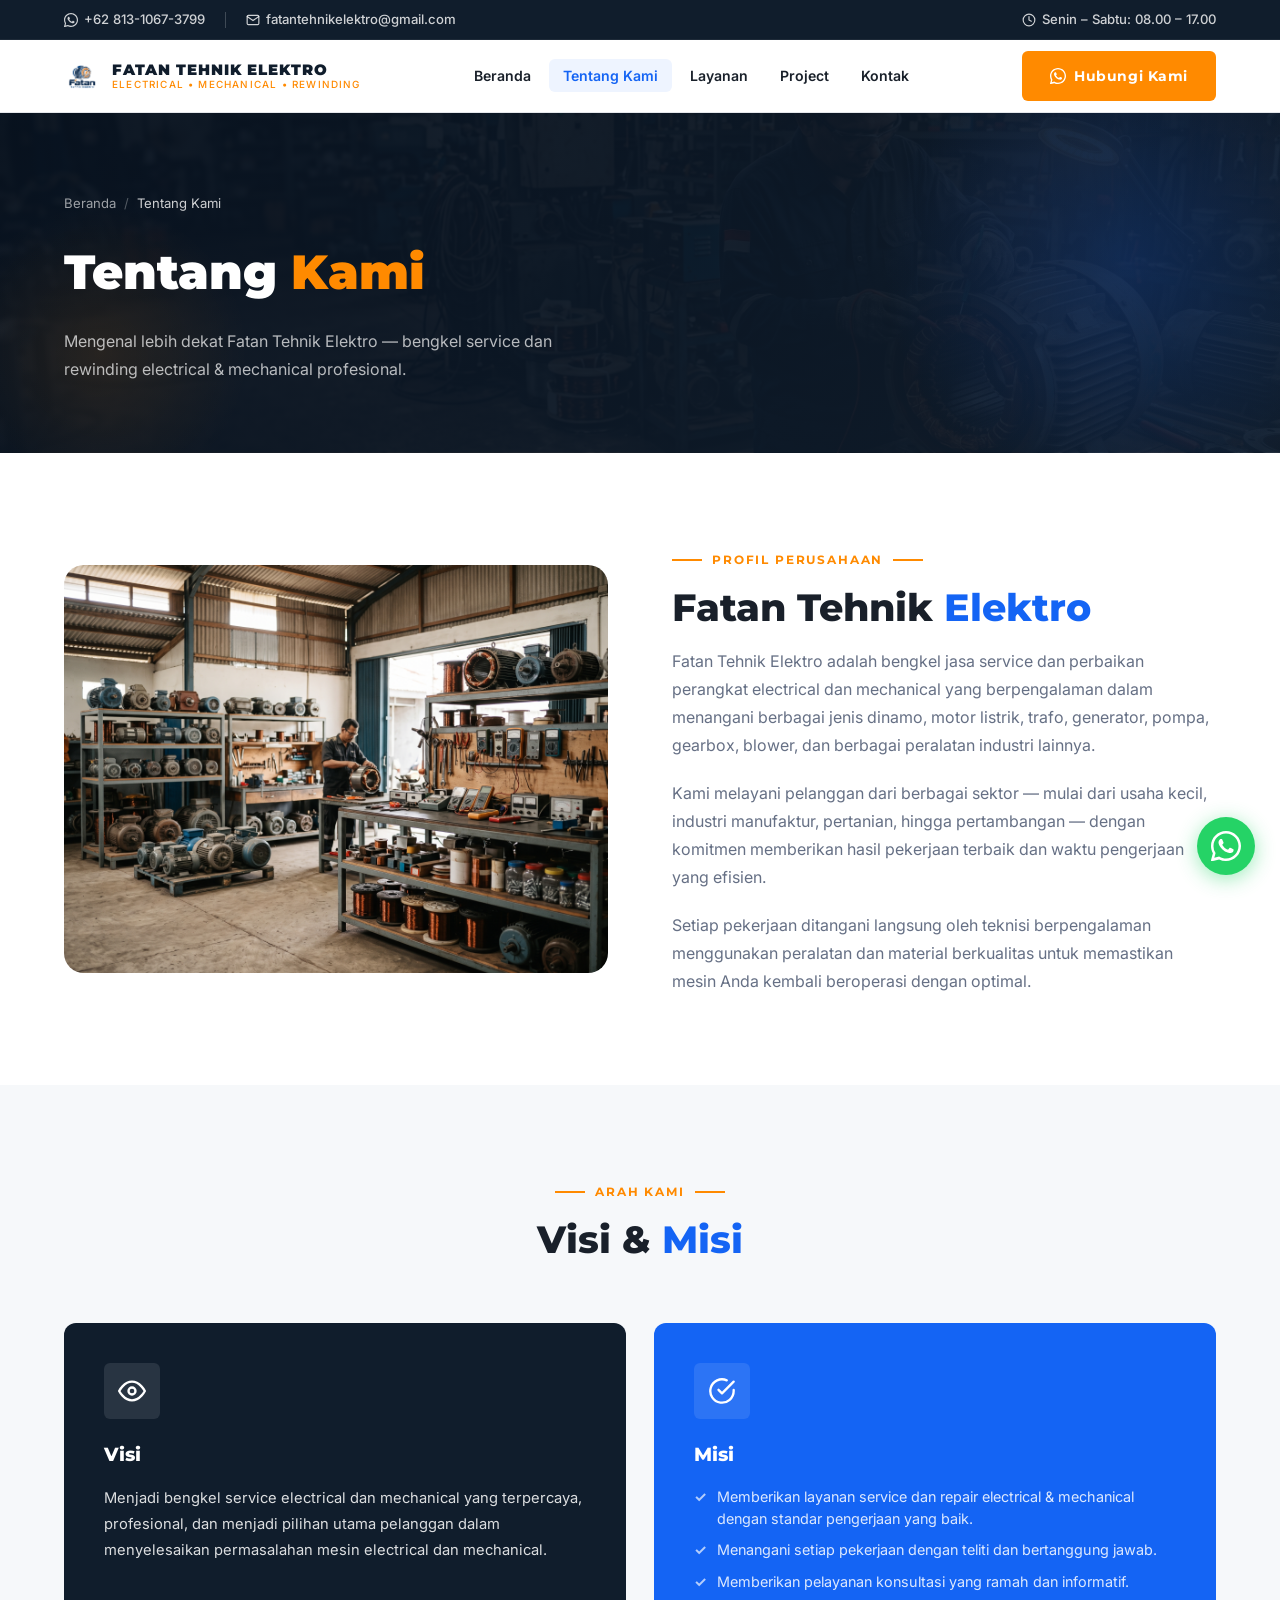
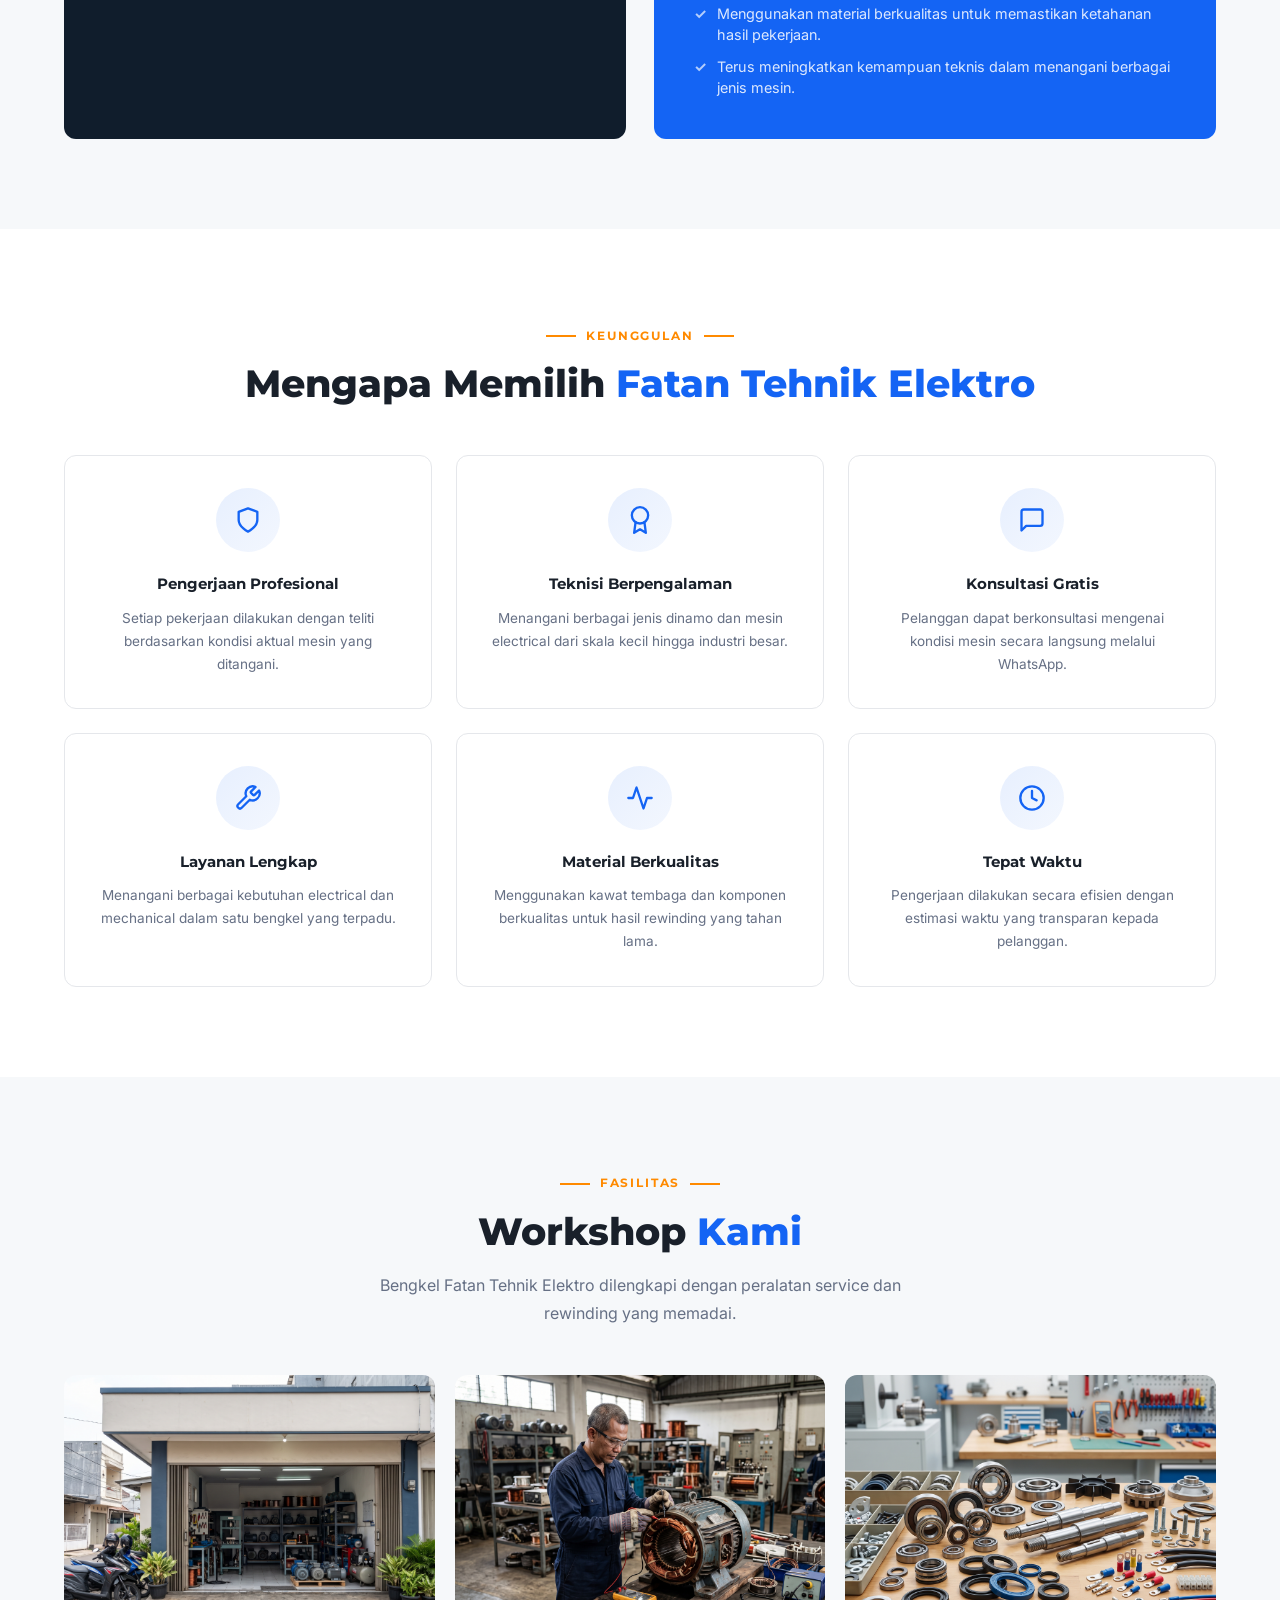
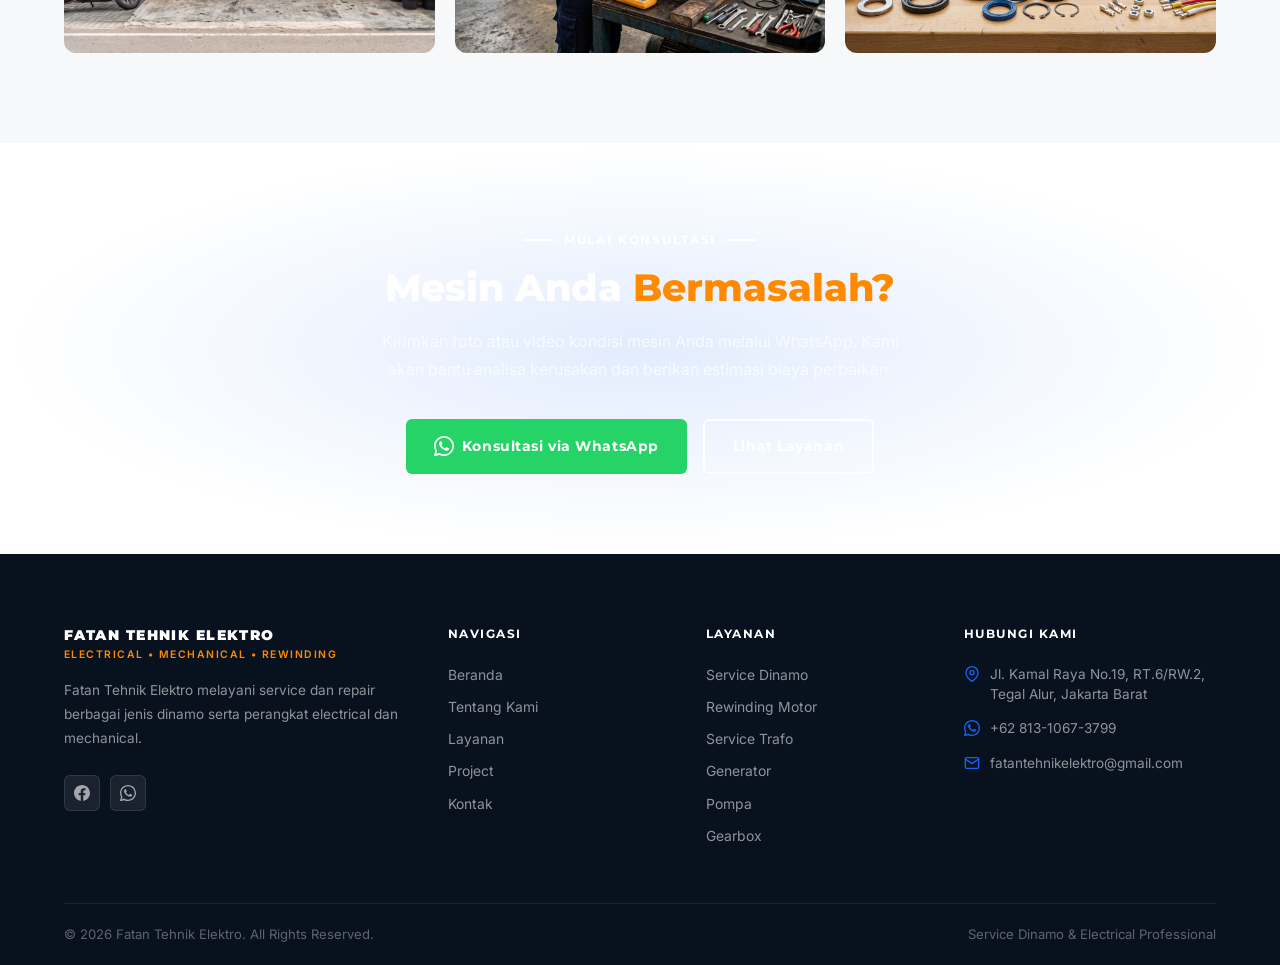
<file: pages/tentang/tentang.html>
<!DOCTYPE html>
<html lang="id">

<head>
  <meta charset="UTF-8" />
  <meta name="viewport" content="width=device-width, initial-scale=1.0" />
  <meta name="description"
    content="Tentang Fatan Tehnik Elektro — Bengkel service dan rewinding dinamo, motor listrik, trafo, generator dan peralatan electrical & mechanical profesional." />
  <title>Tentang Kami — Fatan Tehnik Elektro</title>
  <link rel="stylesheet" href="tentang.css" />
  <link rel="icon" type="image/png" href="../../assets/icons/logo_mono_putih-removebg-preview.png" />
</head>

<body>

  <!-- TOP BAR -->
  <div id="top-bar">
    <div class="container">
      <div class="top-bar-inner">
        <div class="top-bar-left">
          <a href="https://wa.me/6281310673799" class="top-bar-item" target="_blank" rel="noopener">
            <svg viewBox="0 0 24 24" fill="currentColor">
              <path
                d="M17.472 14.382c-.297-.149-1.758-.867-2.03-.967-.273-.099-.471-.148-.67.15-.197.297-.767.966-.94 1.164-.173.199-.347.223-.644.075-.297-.15-1.255-.463-2.39-1.475-.883-.788-1.48-1.761-1.653-2.059-.173-.297-.018-.458.13-.606.134-.133.298-.347.446-.52.149-.174.198-.298.298-.497.099-.198.05-.371-.025-.52-.075-.149-.669-1.612-.916-2.207-.242-.579-.487-.5-.669-.51-.173-.008-.371-.01-.57-.01-.198 0-.52.074-.792.372-.272.297-1.04 1.016-1.04 2.479 0 1.462 1.065 2.875 1.213 3.074.149.198 2.096 3.2 5.077 4.487.709.306 1.262.489 1.694.625.712.227 1.36.195 1.871.118.571-.085 1.758-.719 2.006-1.413.248-.694.248-1.289.173-1.413-.074-.124-.272-.198-.57-.347z" />
              <path
                d="M12 0C5.373 0 0 5.373 0 12c0 2.115.549 4.103 1.512 5.831L.057 23.25a.75.75 0 0 0 .914.914l5.516-1.454A11.944 11.944 0 0 0 12 24c6.627 0 12-5.373 12-12S18.627 0 12 0zm0 22c-1.886 0-3.65-.518-5.157-1.421l-.37-.219-3.83 1.009 1.012-3.744-.236-.386A9.95 9.95 0 0 1 2 12C2 6.477 6.477 2 12 2s10 4.477 10 10-4.477 10-10 10z" />
            </svg>
            +62 813-1067-3799
          </a>
          <div class="top-bar-divider"></div>
          <a href="mailto:fatantehnikelektro@gmail.com" class="top-bar-item">
            <svg viewBox="0 0 24 24" fill="none" stroke="currentColor" stroke-width="2" stroke-linecap="round"
              stroke-linejoin="round">
              <path d="M4 4h16c1.1 0 2 .9 2 2v12c0 1.1-.9 2-2 2H4c-1.1 0-2-.9-2-2V6c0-1.1.9-2 2-2z" />
              <polyline points="22,6 12,13 2,6" />
            </svg>
            fatantehnikelektro@gmail.com
          </a>
        </div>
        <div class="top-bar-right">
          <div class="top-bar-item">
            <svg viewBox="0 0 24 24" fill="none" stroke="currentColor" stroke-width="2" stroke-linecap="round"
              stroke-linejoin="round">
              <circle cx="12" cy="12" r="10" />
              <polyline points="12,6 12,12 16,14" />
            </svg>
            Senin – Sabtu: 08.00 – 17.00
          </div>
        </div>
      </div>
    </div>
  </div>

  <!-- NAVBAR -->
  <nav id="navbar">
    <div class="container">
      <div class="nav-inner">
        <a href="../../index.html" class="nav-logo">
          <img src="../../assets/icons/logo_bg_putih-removebg-preview.png" alt="Logo Fatan Tehnik Elektro" class="nav-logo-img" />
          <div class="nav-logo-text">
            <span class="nav-logo-name">Fatan Tehnik Elektro</span>
            <span class="nav-logo-sub">Electrical &bull; Mechanical &bull; Rewinding</span>
          </div>
        </a>
        <ul class="nav-menu">
          <li><a href="../../index.html">Beranda</a></li>
          <li><a href="tentang.html" class="active">Tentang Kami</a></li>
          <li><a href="../layanan/layanan.html">Layanan</a></li>
          <li><a href="../project/project.html">Project</a></li>
          <li><a href="../kontak/kontak.html">Kontak</a></li>
        </ul>
        <div class="nav-cta">
          <a href="https://wa.me/6281310673799?text=Halo%20Fatan%20Tehnik%20Elektro%2C%20saya%20ingin%20berkonsultasi."
            class="btn btn-orange" target="_blank" rel="noopener">
            <svg viewBox="0 0 24 24" fill="currentColor" width="16" height="16">
              <path
                d="M17.472 14.382c-.297-.149-1.758-.867-2.03-.967-.273-.099-.471-.148-.67.15-.197.297-.767.966-.94 1.164-.173.199-.347.223-.644.075-.297-.15-1.255-.463-2.39-1.475-.883-.788-1.48-1.761-1.653-2.059-.173-.297-.018-.458.13-.606.134-.133.298-.347.446-.52.149-.174.198-.298.298-.497.099-.198.05-.371-.025-.52-.075-.149-.669-1.612-.916-2.207-.242-.579-.487-.5-.669-.51-.173-.008-.371-.01-.57-.01-.198 0-.52.074-.792.372-.272.297-1.04 1.016-1.04 2.479 0 1.462 1.065 2.875 1.213 3.074.149.198 2.096 3.2 5.077 4.487.709.306 1.262.489 1.694.625.712.227 1.36.195 1.871.118.571-.085 1.758-.719 2.006-1.413.248-.694.248-1.289.173-1.413-.074-.124-.272-.198-.57-.347z" />
              <path
                d="M12 0C5.373 0 0 5.373 0 12c0 2.115.549 4.103 1.512 5.831L.057 23.25a.75.75 0 0 0 .914.914l5.516-1.454A11.944 11.944 0 0 0 12 24c6.627 0 12-5.373 12-12S18.627 0 12 0zm0 22c-1.886 0-3.65-.518-5.157-1.421l-.37-.219-3.83 1.009 1.012-3.744-.236-.386A9.95 9.95 0 0 1 2 12C2 6.477 6.477 2 12 2s10 4.477 10 10-4.477 10-10 10z" />
            </svg>
            Hubungi Kami
          </a>
          <button class="hamburger" id="hamburger" aria-label="Toggle menu">
            <span></span><span></span><span></span>
          </button>
        </div>
      </div>
    </div>
    <div class="mobile-nav" id="mobile-nav">
      <a href="../../index.html">Beranda</a>
      <a href="tentang.html">Tentang Kami</a>
      <a href="../layanan/layanan.html">Layanan</a>
      <a href="../project/project.html">Project</a>
      <a href="../kontak/kontak.html">Kontak</a>
      <a href="https://wa.me/6281310673799?text=Halo%20Fatan%20Tehnik%20Elektro." class="btn btn-orange" target="_blank"
        rel="noopener">💬 Hubungi Kami</a>
    </div>
  </nav>

  <!-- PAGE HERO -->
  <section class="page-hero">
    <div class="container">
      <div class="page-hero-inner">
        <nav class="page-breadcrumb" aria-label="Breadcrumb">
          <a href="../../index.html">Beranda</a>
          <span>/</span>
          <span class="current">Tentang Kami</span>
        </nav>
        <h1 class="page-hero-title">Tentang <span style="color:var(--orange)">Kami</span></h1>
        <p class="page-hero-desc">Mengenal lebih dekat Fatan Tehnik Elektro — bengkel service dan rewinding electrical &
          mechanical profesional.</p>
      </div>
    </div>
  </section>

  <!-- COMPANY PROFILE -->
  <section class="section-pad" style="background:var(--white);">
    <div class="container">
      <div class="profile-grid">
        <div class="profile-image reveal-left">
          <img src="../../assets/images/workshop/about-workshop.jpg" alt="Workshop Fatan Tehnik Elektro"
            onerror="this.style.display='none';this.nextElementSibling.style.display='flex';" />
          <div class="img-placeholder" style="display:none;">
            <svg viewBox="0 0 24 24" fill="none" stroke="currentColor" stroke-width="1.5">
              <rect x="3" y="11" width="18" height="11" rx="2" />
              <path d="M7 11V7a5 5 0 0 1 9.9-1" />
            </svg>
            <span>Workshop Photo</span>
          </div>
        </div>
        <div class="reveal-right">
          <div class="section-label">Profil Perusahaan</div>
          <h2 class="section-title">Fatan Tehnik <span>Elektro</span></h2>
          <p class="section-desc" style="margin-bottom:20px;">
            Fatan Tehnik Elektro adalah bengkel jasa service dan perbaikan perangkat electrical dan mechanical yang
            berpengalaman dalam menangani berbagai jenis dinamo, motor listrik, trafo, generator, pompa, gearbox,
            blower, dan berbagai peralatan industri lainnya.
          </p>
          <p class="section-desc" style="margin-bottom:20px;">
            Kami melayani pelanggan dari berbagai sektor — mulai dari usaha kecil, industri manufaktur, pertanian,
            hingga pertambangan — dengan komitmen memberikan hasil pekerjaan terbaik dan waktu pengerjaan yang efisien.
          </p>
          <p class="section-desc">
            Setiap pekerjaan ditangani langsung oleh teknisi berpengalaman menggunakan peralatan dan material
            berkualitas untuk memastikan mesin Anda kembali beroperasi dengan optimal.
          </p>
        </div>
      </div>
    </div>
  </section>

  <!-- VISION & MISSION -->
  <section style="background:var(--bg-light); padding:90px 0;">
    <div class="container">
      <div class="text-center reveal">
        <div class="section-label center">Arah Kami</div>
        <h2 class="section-title">Visi &amp; <span>Misi</span></h2>
      </div>
      <div class="vm-grid">
        <div class="vm-card visi reveal-left">
          <div class="vm-card-icon">
            <svg viewBox="0 0 24 24" fill="none" stroke="currentColor" stroke-width="2" stroke-linecap="round"
              stroke-linejoin="round">
              <path d="M1 12s4-8 11-8 11 8 11 8-4 8-11 8-11-8-11-8z" />
              <circle cx="12" cy="12" r="3" />
            </svg>
          </div>
          <div class="vm-title">Visi</div>
          <p class="vm-desc">Menjadi bengkel service electrical dan mechanical yang terpercaya, profesional, dan menjadi
            pilihan utama pelanggan dalam menyelesaikan permasalahan mesin electrical dan mechanical.</p>
        </div>
        <div class="vm-card misi reveal-right">
          <div class="vm-card-icon">
            <svg viewBox="0 0 24 24" fill="none" stroke="currentColor" stroke-width="2" stroke-linecap="round"
              stroke-linejoin="round">
              <path d="M22 11.08V12a10 10 0 1 1-5.93-9.14" />
              <polyline points="22 4 12 14.01 9 11.01" />
            </svg>
          </div>
          <div class="vm-title">Misi</div>
          <ul class="vm-list">
            <li>Memberikan layanan service dan repair electrical &amp; mechanical dengan standar pengerjaan yang baik.
            </li>
            <li>Menangani setiap pekerjaan dengan teliti dan bertanggung jawab.</li>
            <li>Memberikan pelayanan konsultasi yang ramah dan informatif.</li>
            <li>Menggunakan material berkualitas untuk memastikan ketahanan hasil pekerjaan.</li>
            <li>Terus meningkatkan kemampuan teknis dalam menangani berbagai jenis mesin.</li>
          </ul>
        </div>
      </div>
    </div>
  </section>

  <!-- ADVANTAGES / KEUNGGULAN -->
  <section class="section-pad" style="background:var(--white);">
    <div class="container">
      <div class="text-center reveal" style="margin-bottom:48px;">
        <div class="section-label center">Keunggulan</div>
        <h2 class="section-title">Mengapa Memilih <span>Fatan Tehnik Elektro</span></h2>
      </div>
      <div class="adv-grid">
        <div class="adv-card reveal">
          <div class="adv-icon">
            <svg viewBox="0 0 24 24" fill="none" stroke="currentColor" stroke-width="2" stroke-linecap="round"
              stroke-linejoin="round">
              <path d="M12 22s8-4 8-10V5l-8-3-8 3v7c0 6 8 10 8 10z" />
            </svg>
          </div>
          <div class="adv-title">Pengerjaan Profesional</div>
          <p class="adv-desc">Setiap pekerjaan dilakukan dengan teliti berdasarkan kondisi aktual mesin yang ditangani.
          </p>
        </div>
        <div class="adv-card reveal" style="transition-delay:.1s">
          <div class="adv-icon">
            <svg viewBox="0 0 24 24" fill="none" stroke="currentColor" stroke-width="2" stroke-linecap="round"
              stroke-linejoin="round">
              <circle cx="12" cy="8" r="7" />
              <polyline points="8.21 13.89 7 23 12 20 17 23 15.79 13.88" />
            </svg>
          </div>
          <div class="adv-title">Teknisi Berpengalaman</div>
          <p class="adv-desc">Menangani berbagai jenis dinamo dan mesin electrical dari skala kecil hingga industri
            besar.</p>
        </div>
        <div class="adv-card reveal" style="transition-delay:.2s">
          <div class="adv-icon">
            <svg viewBox="0 0 24 24" fill="none" stroke="currentColor" stroke-width="2" stroke-linecap="round"
              stroke-linejoin="round">
              <path d="M21 15a2 2 0 0 1-2 2H7l-4 4V5a2 2 0 0 1 2-2h14a2 2 0 0 1 2 2z" />
            </svg>
          </div>
          <div class="adv-title">Konsultasi Gratis</div>
          <p class="adv-desc">Pelanggan dapat berkonsultasi mengenai kondisi mesin secara langsung melalui WhatsApp.</p>
        </div>
        <div class="adv-card reveal" style="transition-delay:.3s">
          <div class="adv-icon">
            <svg viewBox="0 0 24 24" fill="none" stroke="currentColor" stroke-width="2" stroke-linecap="round"
              stroke-linejoin="round">
              <path
                d="M14.7 6.3a1 1 0 0 0 0 1.4l1.6 1.6a1 1 0 0 0 1.4 0l3.77-3.77a6 6 0 0 1-7.94 7.94l-6.91 6.91a2.12 2.12 0 0 1-3-3l6.91-6.91a6 6 0 0 1 7.94-7.94l-3.76 3.76z" />
            </svg>
          </div>
          <div class="adv-title">Layanan Lengkap</div>
          <p class="adv-desc">Menangani berbagai kebutuhan electrical dan mechanical dalam satu bengkel yang terpadu.
          </p>
        </div>
        <div class="adv-card reveal" style="transition-delay:.4s">
          <div class="adv-icon">
            <svg viewBox="0 0 24 24" fill="none" stroke="currentColor" stroke-width="2" stroke-linecap="round"
              stroke-linejoin="round">
              <polyline points="22 12 18 12 15 21 9 3 6 12 2 12" />
            </svg>
          </div>
          <div class="adv-title">Material Berkualitas</div>
          <p class="adv-desc">Menggunakan kawat tembaga dan komponen berkualitas untuk hasil rewinding yang tahan lama.
          </p>
        </div>
        <div class="adv-card reveal" style="transition-delay:.5s">
          <div class="adv-icon">
            <svg viewBox="0 0 24 24" fill="none" stroke="currentColor" stroke-width="2" stroke-linecap="round"
              stroke-linejoin="round">
              <circle cx="12" cy="12" r="10" />
              <polyline points="12,6 12,12 16,14" />
            </svg>
          </div>
          <div class="adv-title">Tepat Waktu</div>
          <p class="adv-desc">Pengerjaan dilakukan secara efisien dengan estimasi waktu yang transparan kepada
            pelanggan.</p>
        </div>
      </div>
    </div>
  </section>

  <!-- WORKSHOP SECTION -->
  <section style="background:var(--bg-light); padding:90px 0;">
    <div class="container">
      <div class="text-center reveal" style="margin-bottom:48px;">
        <div class="section-label center">Fasilitas</div>
        <h2 class="section-title">Workshop <span>Kami</span></h2>
        <p class="section-desc center">Bengkel Fatan Tehnik Elektro dilengkapi dengan peralatan service dan rewinding
          yang memadai.</p>
      </div>
      <div class="workshop-grid">
        <div class="workshop-card reveal">
          <img src="../../assets/images/workshop/workshop-front.jpg" alt="Workshop 1"
            onerror="this.style.display='none';this.nextElementSibling.style.display='flex';" />
          <div class="workshop-placeholder" style="display:none;">
            <svg viewBox="0 0 24 24" fill="none" stroke="currentColor" stroke-width="1.5">
              <rect x="3" y="3" width="18" height="18" rx="2" />
              <circle cx="8.5" cy="8.5" r="1.5" />
              <polyline points="21 15 16 10 5 21" />
            </svg>
            Workshop Photo
          </div>
        </div>
        <div class="workshop-card reveal" style="transition-delay:.1s">
          <img src="../../assets/images/workshop/technician.jpg" alt="Workshop 2"
            onerror="this.style.display='none';this.nextElementSibling.style.display='flex';" />
          <div class="workshop-placeholder" style="display:none;">
            <svg viewBox="0 0 24 24" fill="none" stroke="currentColor" stroke-width="1.5">
              <rect x="3" y="3" width="18" height="18" rx="2" />
              <circle cx="8.5" cy="8.5" r="1.5" />
              <polyline points="21 15 16 10 5 21" />
            </svg>
            Workshop Photo
          </div>
        </div>
        <div class="workshop-card reveal" style="transition-delay:.2s">
          <img src="../../assets/images/workshop/spareparts.jpg" alt="Workshop 3"
            onerror="this.style.display='none';this.nextElementSibling.style.display='flex';" />
          <div class="workshop-placeholder" style="display:none;">
            <svg viewBox="0 0 24 24" fill="none" stroke="currentColor" stroke-width="1.5">
              <rect x="3" y="3" width="18" height="18" rx="2" />
              <circle cx="8.5" cy="8.5" r="1.5" />
              <polyline points="21 15 16 10 5 21" />
            </svg>
            Workshop Photo
          </div>
        </div>
      </div>
    </div>
  </section>

  <!-- CTA -->
  <section class="cta-dark">
    <div class="container">
      <div class="cta-inner reveal">
        <div class="section-label center white">Mulai Konsultasi</div>
        <h2 class="section-title white">Mesin Anda <span style="color:var(--orange)">Bermasalah?</span></h2>
        <p class="cta-desc">Kirimkan foto atau video kondisi mesin Anda melalui WhatsApp. Kami akan bantu analisa
          kerusakan dan berikan estimasi biaya perbaikan.</p>
        <div class="cta-btns">
          <a href="https://wa.me/6281310673799?text=Halo%20Fatan%20Tehnik%20Elektro%2C%20saya%20ingin%20berkonsultasi%20mengenai%20kondisi%20mesin%20saya."
            class="btn btn-whatsapp" target="_blank" rel="noopener">
            <svg viewBox="0 0 24 24" fill="currentColor" width="20" height="20">
              <path
                d="M17.472 14.382c-.297-.149-1.758-.867-2.03-.967-.273-.099-.471-.148-.67.15-.197.297-.767.966-.94 1.164-.173.199-.347.223-.644.075-.297-.15-1.255-.463-2.39-1.475-.883-.788-1.48-1.761-1.653-2.059-.173-.297-.018-.458.13-.606.134-.133.298-.347.446-.52.149-.174.198-.298.298-.497.099-.198.05-.371-.025-.52-.075-.149-.669-1.612-.916-2.207-.242-.579-.487-.5-.669-.51-.173-.008-.371-.01-.57-.01-.198 0-.52.074-.792.372-.272.297-1.04 1.016-1.04 2.479 0 1.462 1.065 2.875 1.213 3.074.149.198 2.096 3.2 5.077 4.487.709.306 1.262.489 1.694.625.712.227 1.36.195 1.871.118.571-.085 1.758-.719 2.006-1.413.248-.694.248-1.289.173-1.413-.074-.124-.272-.198-.57-.347z" />
              <path
                d="M12 0C5.373 0 0 5.373 0 12c0 2.115.549 4.103 1.512 5.831L.057 23.25a.75.75 0 0 0 .914.914l5.516-1.454A11.944 11.944 0 0 0 12 24c6.627 0 12-5.373 12-12S18.627 0 12 0zm0 22c-1.886 0-3.65-.518-5.157-1.421l-.37-.219-3.83 1.009 1.012-3.744-.236-.386A9.95 9.95 0 0 1 2 12C2 6.477 6.477 2 12 2s10 4.477 10 10-4.477 10-10 10z" />
            </svg>
            Konsultasi via WhatsApp
          </a>
          <a href="../layanan/layanan.html" class="btn btn-outline">Lihat Layanan</a>
        </div>
      </div>
    </div>
  </section>

  <!-- FOOTER -->
  <footer id="footer">
    <div class="container">
      <div class="footer-grid">
        <div>
          <div class="footer-brand-name">Fatan Tehnik Elektro</div>
          <div class="footer-brand-tag">Electrical • Mechanical • Rewinding</div>
          <p class="footer-desc">Fatan Tehnik Elektro melayani service dan repair berbagai jenis dinamo serta perangkat
            electrical dan mechanical.</p>
          <div class="footer-socials">
            <a href="#" class="footer-social-btn" aria-label="Facebook">
              <svg viewBox="0 0 24 24" fill="currentColor">
                <path
                  d="M24 12.073c0-6.627-5.373-12-12-12s-12 5.373-12 12c0 5.99 4.388 10.954 10.125 11.854v-8.385H7.078v-3.47h3.047V9.43c0-3.007 1.792-4.669 4.533-4.669 1.312 0 2.686.235 2.686.235v2.953H15.83c-1.491 0-1.956.925-1.956 1.874v2.25h3.328l-.532 3.47h-2.796v8.385C19.612 23.027 24 18.062 24 12.073z" />
              </svg>
            </a>
            <a href="https://wa.me/6281310673799" class="footer-social-btn" aria-label="WhatsApp" target="_blank"
              rel="noopener">
              <svg viewBox="0 0 24 24" fill="currentColor">
                <path
                  d="M17.472 14.382c-.297-.149-1.758-.867-2.03-.967-.273-.099-.471-.148-.67.15-.197.297-.767.966-.94 1.164-.173.199-.347.223-.644.075-.297-.15-1.255-.463-2.39-1.475-.883-.788-1.48-1.761-1.653-2.059-.173-.297-.018-.458.13-.606.134-.133.298-.347.446-.52.149-.174.198-.298.298-.497.099-.198.05-.371-.025-.52-.075-.149-.669-1.612-.916-2.207-.242-.579-.487-.5-.669-.51-.173-.008-.371-.01-.57-.01-.198 0-.52.074-.792.372-.272.297-1.04 1.016-1.04 2.479 0 1.462 1.065 2.875 1.213 3.074.149.198 2.096 3.2 5.077 4.487.709.306 1.262.489 1.694.625.712.227 1.36.195 1.871.118.571-.085 1.758-.719 2.006-1.413.248-.694.248-1.289.173-1.413-.074-.124-.272-.198-.57-.347z" />
                <path
                  d="M12 0C5.373 0 0 5.373 0 12c0 2.115.549 4.103 1.512 5.831L.057 23.25a.75.75 0 0 0 .914.914l5.516-1.454A11.944 11.944 0 0 0 12 24c6.627 0 12-5.373 12-12S18.627 0 12 0zm0 22c-1.886 0-3.65-.518-5.157-1.421l-.37-.219-3.83 1.009 1.012-3.744-.236-.386A9.95 9.95 0 0 1 2 12C2 6.477 6.477 2 12 2s10 4.477 10 10-4.477 10-10 10z" />
              </svg>
            </a>
          </div>
        </div>
        <div>
          <div class="footer-col-title">Navigasi</div>
          <nav class="footer-links">
            <a href="../../index.html">Beranda</a>
            <a href="tentang.html">Tentang Kami</a>
            <a href="../layanan/layanan.html">Layanan</a>
            <a href="../project/project.html">Project</a>
            <a href="../kontak/kontak.html">Kontak</a>
          </nav>
        </div>
        <div>
          <div class="footer-col-title">Layanan</div>
          <nav class="footer-links">
            <a href="../layanan/layanan.html">Service Dinamo</a>
            <a href="../layanan/layanan.html">Rewinding Motor</a>
            <a href="../layanan/layanan.html">Service Trafo</a>
            <a href="../layanan/layanan.html">Generator</a>
            <a href="../layanan/layanan.html">Pompa</a>
            <a href="../layanan/layanan.html">Gearbox</a>
          </nav>
        </div>
        <div>
          <div class="footer-col-title">Hubungi Kami</div>
          <div class="footer-contact-items">
            <div class="footer-contact-item">
              <svg viewBox="0 0 24 24" fill="none" stroke="currentColor" stroke-width="2" stroke-linecap="round" stroke-linejoin="round"><path d="M21 10c0 7-9 13-9 13s-9-6-9-13a9 9 0 0 1 18 0z"/><circle cx="12" cy="10" r="3"/></svg>
              Jl. Kamal Raya No.19, RT.6/RW.2, Tegal Alur, Jakarta Barat
            </div>
            <div class="footer-contact-item">
              <svg viewBox="0 0 24 24" fill="currentColor"><path d="M17.472 14.382c-.297-.149-1.758-.867-2.03-.967-.273-.099-.471-.148-.67.15-.197.297-.767.966-.94 1.164-.173.199-.347.223-.644.075-.297-.15-1.255-.463-2.39-1.475-.883-.788-1.48-1.761-1.653-2.059-.173-.297-.018-.458.13-.606.134-.133.298-.347.446-.52.149-.174.198-.298.298-.497.099-.198.05-.371-.025-.52-.075-.149-.669-1.612-.916-2.207-.242-.579-.487-.5-.669-.51-.173-.008-.371-.01-.57-.01-.198 0-.52.074-.792.372-.272.297-1.04 1.016-1.04 2.479 0 1.462 1.065 2.875 1.213 3.074.149.198 2.096 3.2 5.077 4.487.709.306 1.262.489 1.694.625.712.227 1.36.195 1.871.118.571-.085 1.758-.719 2.006-1.413.248-.694.248-1.289.173-1.413-.074-.124-.272-.198-.57-.347z"/><path d="M12 0C5.373 0 0 5.373 0 12c0 2.115.549 4.103 1.512 5.831L.057 23.25a.75.75 0 0 0 .914.914l5.516-1.454A11.944 11.944 0 0 0 12 24c6.627 0 12-5.373 12-12S18.627 0 12 0zm0 22c-1.886 0-3.65-.518-5.157-1.421l-.37-.219-3.83 1.009 1.012-3.744-.236-.386A9.95 9.95 0 0 1 2 12C2 6.477 6.477 2 12 2s10 4.477 10 10-4.477 10-10 10z"/></svg>
              <a href="https://wa.me/6281310673799" style="color:inherit;">+62 813-1067-3799</a>
            </div>
            <div class="footer-contact-item">
              <svg viewBox="0 0 24 24" fill="none" stroke="currentColor" stroke-width="2" stroke-linecap="round" stroke-linejoin="round"><path d="M4 4h16c1.1 0 2 .9 2 2v12c0 1.1-.9 2-2 2H4c-1.1 0-2-.9-2-2V6c0-1.1.9-2 2-2z"/><polyline points="22,6 12,13 2,6"/></svg>
              <a href="mailto:fatantehnikelektro@gmail.com" style="color:inherit;">fatantehnikelektro@gmail.com</a>
            </div>
          </div>
        </div>
      </div>
      <div class="footer-bottom">
        <div class="footer-copy">&copy; 2026 Fatan Tehnik Elektro. All Rights Reserved.</div>
        <div class="footer-bottom-right">Service Dinamo &amp; Electrical Professional</div>
      </div>
    </div>
  </footer>

  <!-- FLOATING WHATSAPP -->
  <div id="floating-wa">
    <div class="floating-wa-tooltip">Konsultasi via WhatsApp</div>
    <a href="https://wa.me/6281310673799?text=Halo%20Fatan%20Tehnik%20Elektro." class="floating-wa-btn" target="_blank"
      rel="noopener" aria-label="Chat WhatsApp">
      <svg viewBox="0 0 24 24" fill="currentColor">
        <path
          d="M17.472 14.382c-.297-.149-1.758-.867-2.03-.967-.273-.099-.471-.148-.67.15-.197.297-.767.966-.94 1.164-.173.199-.347.223-.644.075-.297-.15-1.255-.463-2.39-1.475-.883-.788-1.48-1.761-1.653-2.059-.173-.297-.018-.458.13-.606.134-.133.298-.347.446-.52.149-.174.198-.298.298-.497.099-.198.05-.371-.025-.52-.075-.149-.669-1.612-.916-2.207-.242-.579-.487-.5-.669-.51-.173-.008-.371-.01-.57-.01-.198 0-.52.074-.792.372-.272.297-1.04 1.016-1.04 2.479 0 1.462 1.065 2.875 1.213 3.074.149.198 2.096 3.2 5.077 4.487.709.306 1.262.489 1.694.625.712.227 1.36.195 1.871.118.571-.085 1.758-.719 2.006-1.413.248-.694.248-1.289.173-1.413-.074-.124-.272-.198-.57-.347z" />
        <path
          d="M12 0C5.373 0 0 5.373 0 12c0 2.115.549 4.103 1.512 5.831L.057 23.25a.75.75 0 0 0 .914.914l5.516-1.454A11.944 11.944 0 0 0 12 24c6.627 0 12-5.373 12-12S18.627 0 12 0zm0 22c-1.886 0-3.65-.518-5.157-1.421l-.37-.219-3.83 1.009 1.012-3.744-.236-.386A9.95 9.95 0 0 1 2 12C2 6.477 6.477 2 12 2s10 4.477 10 10-4.477 10-10 10z" />
      </svg>
    </a>
  </div>
  <button id="back-to-top" aria-label="Kembali ke atas">
    <svg viewBox="0 0 24 24" fill="none" stroke="currentColor" stroke-width="2.5" stroke-linecap="round"
      stroke-linejoin="round">
      <polyline points="18 15 12 9 6 15" />
    </svg>
  </button>

  <script src="tentang.js"></script>
</body>

</html>
</file>
<file: css/index.css>
/* ============================================================
   FATAN TEHNIK ELEKTRO — Homepage Styles
   css/index.css
   ============================================================ */

/* ─── Google Fonts ─── */
@import url('https://fonts.googleapis.com/css2?family=Montserrat:wght@400;500;600;700;800;900&family=Inter:wght@300;400;500;600;700&display=swap');

/* ─── CSS Custom Properties ─── */
:root {
  --navy:       #101D2C;
  --navy-deep:  #08121F;
  --blue:       #1464F4;
  --blue-dark:  #0E52CC;
  --blue-light: #4A90F5;
  --orange:     #FF8A00;
  --orange-dark:#E07800;
  --white:      #FFFFFF;
  --bg-light:   #F6F8FA;
  --text-dark:  #19202A;
  --text-sec:   #667085;
  --border:     #E5E7EB;
  --shadow-sm:  0 2px 8px rgba(0,0,0,.08);
  --shadow-md:  0 8px 32px rgba(0,0,0,.12);
  --shadow-lg:  0 20px 60px rgba(0,0,0,.18);
  --radius-sm:  6px;
  --radius-md:  12px;
  --radius-lg:  20px;
  --transition: .3s cubic-bezier(.4,0,.2,1);
  --font-head:  'Montserrat', Arial, Helvetica, sans-serif;
  --font-body:  'Inter', Arial, Helvetica, sans-serif;
}

/* ─── Reset & Base ─── */
*, *::before, *::after { box-sizing: border-box; margin: 0; padding: 0; }
html { scroll-behavior: smooth; font-size: 16px; }
body {
  font-family: var(--font-body);
  color: var(--text-dark);
  background: var(--white);
  line-height: 1.6;
  overflow-x: hidden;
}
img { max-width: 100%; height: auto; display: block; }
a  { text-decoration: none; color: inherit; }
ul { list-style: none; }
button { cursor: pointer; border: none; background: none; font-family: inherit; }

/* ─── Utility ─── */
.container {
  max-width: 1200px;
  margin: 0 auto;
  padding: 0 24px;
}
.section-pad { padding: 90px 0; }
.section-pad-sm { padding: 60px 0; }
.text-center { text-align: center; }

/* Section Labels */
.section-label {
  display: inline-flex;
  align-items: center;
  gap: 10px;
  font-family: var(--font-head);
  font-size: .72rem;
  font-weight: 700;
  letter-spacing: .16em;
  text-transform: uppercase;
  color: var(--orange);
  margin-bottom: 16px;
}
.section-label::before,
.section-label::after {
  content: '';
  display: block;
  width: 30px;
  height: 2px;
  background: var(--orange);
}
.section-label.center { justify-content: center; }
.section-label.white { color: #fff; }
.section-label.white::before,
.section-label.white::after { background: #fff; }

/* Section Headings */
.section-title {
  font-family: var(--font-head);
  font-size: clamp(1.8rem, 3vw, 2.6rem);
  font-weight: 800;
  line-height: 1.2;
  color: var(--text-dark);
  margin-bottom: 16px;
}
.section-title span { color: var(--blue); }
.section-title.white { color: #fff; }
.section-desc {
  font-size: 1rem;
  color: var(--text-sec);
  max-width: 560px;
  line-height: 1.75;
}
.section-desc.center { margin: 0 auto; }
.section-desc.white { color: rgba(255,255,255,.75); }

/* Buttons */
.btn {
  display: inline-flex;
  align-items: center;
  gap: 8px;
  padding: 14px 28px;
  border-radius: var(--radius-sm);
  font-family: var(--font-head);
  font-size: .88rem;
  font-weight: 700;
  letter-spacing: .04em;
  transition: var(--transition);
  white-space: nowrap;
}
.btn-primary {
  background: var(--blue);
  color: #fff;
}
.btn-primary:hover {
  background: var(--blue-dark);
  transform: translateY(-2px);
  box-shadow: 0 8px 24px rgba(20,100,244,.35);
}
.btn-orange {
  background: var(--orange);
  color: #fff;
}
.btn-orange:hover {
  background: var(--orange-dark);
  transform: translateY(-2px);
  box-shadow: 0 8px 24px rgba(255,138,0,.35);
}
.btn-outline {
  border: 2px solid var(--white);
  color: var(--white);
}
.btn-outline:hover {
  background: var(--white);
  color: var(--text-dark);
  transform: translateY(-2px);
}
.btn-outline-blue {
  border: 2px solid var(--blue);
  color: var(--blue);
}
.btn-outline-blue:hover {
  background: var(--blue);
  color: #fff;
  transform: translateY(-2px);
}

/* Scroll reveal */
.reveal {
  opacity: 0;
  transform: translateY(36px);
  transition: opacity .65s ease, transform .65s ease;
}
.reveal.visible {
  opacity: 1;
  transform: translateY(0);
}
.reveal-left {
  opacity: 0;
  transform: translateX(-40px);
  transition: opacity .65s ease, transform .65s ease;
}
.reveal-left.visible {
  opacity: 1;
  transform: translateX(0);
}
.reveal-right {
  opacity: 0;
  transform: translateX(40px);
  transition: opacity .65s ease, transform .65s ease;
}
.reveal-right.visible {
  opacity: 1;
  transform: translateX(0);
}

/* ─── TOP CONTACT BAR ─── */
#top-bar {
  background: var(--navy);
  color: rgba(255,255,255,.85);
  font-size: .82rem;
  font-weight: 500;
  padding: 9px 0;
  border-bottom: 1px solid rgba(255,255,255,.06);
}
.top-bar-inner {
  display: flex;
  align-items: center;
  justify-content: space-between;
  gap: 16px;
}
.top-bar-left,
.top-bar-right {
  display: flex;
  align-items: center;
  gap: 20px;
  flex-wrap: wrap;
}
.top-bar-item {
  display: flex;
  align-items: center;
  gap: 6px;
  color: rgba(255,255,255,.8);
  transition: color var(--transition);
}
.top-bar-item:hover { color: var(--orange); }
.top-bar-item svg { width: 14px; height: 14px; flex-shrink: 0; }
.top-bar-divider {
  width: 1px;
  height: 16px;
  background: rgba(255,255,255,.2);
}

/* ─── NAVBAR ─── */
#navbar {
  position: sticky;
  top: 0;
  z-index: 1000;
  background: rgba(255,255,255,.97);
  backdrop-filter: blur(12px);
  border-bottom: 1px solid var(--border);
  transition: box-shadow var(--transition);
}
#navbar.scrolled {
  box-shadow: 0 4px 24px rgba(0,0,0,.1);
}
.nav-inner {
  display: flex;
  align-items: center;
  justify-content: space-between;
  height: 72px;
  gap: 24px;
}
.nav-logo {
  display: flex;
  align-items: center;
  gap: 12px;
  flex-shrink: 0;
}
.nav-logo-img {
  width: 36px;
  height: auto;
}
.nav-logo-text {
  display: flex;
  flex-direction: column;
  line-height: 1.1;
}
.nav-logo-name {
  font-family: var(--font-head);
  font-size: .92rem;
  font-weight: 900;
  color: var(--navy);
  letter-spacing: .06em;
  text-transform: uppercase;
}
.nav-logo-sub {
  font-size: .62rem;
  font-weight: 500;
  color: var(--orange);
  letter-spacing: .12em;
  text-transform: uppercase;
}
.nav-menu {
  display: flex;
  align-items: center;
  gap: 4px;
}
.nav-menu a {
  padding: 8px 14px;
  border-radius: var(--radius-sm);
  font-size: .88rem;
  font-weight: 600;
  color: var(--text-dark);
  transition: color var(--transition), background var(--transition);
  white-space: nowrap;
}
.nav-menu a:hover,
.nav-menu a.active {
  color: var(--blue);
  background: rgba(20,100,244,.07);
}
.nav-cta {
  display: flex;
  align-items: center;
  gap: 12px;
  flex-shrink: 0;
}
/* Hamburger */
.hamburger {
  display: none;
  flex-direction: column;
  gap: 5px;
  padding: 8px;
  cursor: pointer;
  border-radius: var(--radius-sm);
  transition: background var(--transition);
}
.hamburger:hover { background: var(--bg-light); }
.hamburger span {
  display: block;
  width: 24px;
  height: 2px;
  background: var(--text-dark);
  border-radius: 2px;
  transition: var(--transition);
}
.hamburger.open span:nth-child(1) { transform: translateY(7px) rotate(45deg); }
.hamburger.open span:nth-child(2) { opacity: 0; }
.hamburger.open span:nth-child(3) { transform: translateY(-7px) rotate(-45deg); }

/* Mobile Nav */
.mobile-nav {
  display: none;
  flex-direction: column;
  background: var(--white);
  border-top: 1px solid var(--border);
  padding: 16px 24px 24px;
  gap: 4px;
}
.mobile-nav.open { display: flex; }
.mobile-nav a {
  padding: 12px 16px;
  border-radius: var(--radius-sm);
  font-size: .9rem;
  font-weight: 600;
  color: var(--text-dark);
  transition: color var(--transition), background var(--transition);
}
.mobile-nav a:hover { color: var(--blue); background: var(--bg-light); }
.mobile-nav .btn {
  margin-top: 12px;
  justify-content: center;
}

/* ─── HERO ─── */
#hero {
  position: relative;
  min-height: 92vh;
  display: flex;
  align-items: center;
  overflow: hidden;
  background: var(--navy-deep);
}
.hero-bg {
  position: absolute;
  inset: 0;
  background:
    linear-gradient(135deg,
      rgba(8,18,31,.92) 0%,
      rgba(16,29,44,.80) 50%,
      rgba(20,100,244,.15) 100%),
    url("../assets/images/hero/hero-alt.jpg");
  background-size: cover;
  background-position: center;
}
/* Decorative geometric elements */
.hero-bg::before {
  content: '';
  position: absolute;
  top: -200px;
  right: -100px;
  width: 700px;
  height: 700px;
  border-radius: 50%;
  background: radial-gradient(circle, rgba(20,100,244,.18) 0%, transparent 70%);
}
.hero-bg::after {
  content: '';
  position: absolute;
  bottom: -100px;
  left: -100px;
  width: 500px;
  height: 500px;
  border-radius: 50%;
  background: radial-gradient(circle, rgba(255,138,0,.12) 0%, transparent 70%);
}
.hero-content {
  position: relative;
  z-index: 2;
  padding: 100px 0 80px;
  max-width: 680px;
}
.hero-badge {
  display: inline-flex;
  align-items: center;
  gap: 8px;
  background: rgba(20,100,244,.15);
  border: 1px solid rgba(20,100,244,.35);
  border-radius: 40px;
  padding: 6px 16px;
  font-family: var(--font-head);
  font-size: .72rem;
  font-weight: 700;
  letter-spacing: .14em;
  color: var(--blue-light);
  text-transform: uppercase;
  margin-bottom: 28px;
}
.hero-badge span {
  width: 6px;
  height: 6px;
  border-radius: 50%;
  background: var(--orange);
  animation: pulse-dot 1.5s ease-in-out infinite;
}
@keyframes pulse-dot {
  0%, 100% { opacity: 1; transform: scale(1); }
  50%       { opacity: .5; transform: scale(1.4); }
}
.hero-title {
  font-family: var(--font-head);
  font-size: clamp(2.4rem, 5vw, 3.8rem);
  font-weight: 900;
  line-height: 1.1;
  color: var(--white);
  margin-bottom: 24px;
  letter-spacing: -.01em;
}
.hero-title em {
  font-style: normal;
  color: var(--orange);
}
.hero-title .hero-title-blue { color: var(--blue-light); }
.hero-desc {
  font-size: 1.05rem;
  color: rgba(255,255,255,.75);
  line-height: 1.75;
  max-width: 560px;
  margin-bottom: 40px;
}
.hero-actions {
  display: flex;
  align-items: center;
  gap: 16px;
  flex-wrap: wrap;
  margin-bottom: 48px;
}
.hero-trust {
  display: flex;
  align-items: center;
  gap: 24px;
  flex-wrap: wrap;
  padding-top: 24px;
  border-top: 1px solid rgba(255,255,255,.1);
}
.hero-trust-item {
  display: flex;
  align-items: center;
  gap: 8px;
  font-size: .85rem;
  color: rgba(255,255,255,.75);
  font-weight: 500;
}
.hero-trust-item svg {
  color: var(--orange);
  flex-shrink: 0;
}
/* Hero decorative image placeholder area */
.hero-visual {
  position: absolute;
  right: 0;
  top: 0;
  bottom: 0;
  width: 48%;
  overflow: hidden;
}
.hero-visual-inner {
  width: 100%;
  height: 100%;
  background:
    linear-gradient(to left, transparent 0%, var(--navy-deep) 60%),
    linear-gradient(180deg, rgba(8,18,31,.4) 0%, transparent 40%),
    url("../assets/images/hero/hero-alt.jpg");
  background-size: cover;
  background-position: center;
  transition: background 1s ease-in-out;
}
/* Floating stat cards on hero */
.hero-stats {
  position: absolute;
  right: 40px;
  bottom: 80px;
  display: flex;
  flex-direction: column;
  gap: 12px;
  z-index: 3;
}
.hero-stat-card {
  background: rgba(255,255,255,.08);
  border: 1px solid rgba(255,255,255,.12);
  backdrop-filter: blur(12px);
  border-radius: var(--radius-md);
  padding: 16px 22px;
  display: flex;
  align-items: center;
  gap: 14px;
  animation: float-card 4s ease-in-out infinite;
}
.hero-stat-card:nth-child(2) { animation-delay: -2s; }
.hero-stat-card:nth-child(3) { animation-delay: -1s; }
@keyframes float-card {
  0%, 100% { transform: translateY(0); }
  50%       { transform: translateY(-6px); }
}
.hero-stat-icon {
  width: 42px;
  height: 42px;
  border-radius: var(--radius-sm);
  background: var(--blue);
  display: flex;
  align-items: center;
  justify-content: center;
  flex-shrink: 0;
}
.hero-stat-icon.orange { background: var(--orange); }
.hero-stat-icon svg { width: 22px; height: 22px; color: #fff; }
.hero-stat-num {
  font-family: var(--font-head);
  font-size: 1.3rem;
  font-weight: 800;
  color: #fff;
  line-height: 1;
}
.hero-stat-label {
  font-size: .75rem;
  color: rgba(255,255,255,.65);
  font-weight: 500;
}

/* ─── SERVICE CATEGORIES ─── */
#service-categories {
  background: var(--bg-light);
  padding: 70px 0;
}
.cat-grid {
  display: grid;
  grid-template-columns: repeat(3, 1fr);
  gap: 24px;
  margin-top: 48px;
}
.cat-card {
  background: var(--white);
  border-radius: var(--radius-md);
  padding: 36px 28px;
  border: 1px solid var(--border);
  transition: transform var(--transition), box-shadow var(--transition), border-color var(--transition);
  cursor: default;
  position: relative;
  overflow: hidden;
}
.cat-card::before {
  content: '';
  position: absolute;
  top: 0; left: 0; right: 0;
  height: 3px;
  background: linear-gradient(90deg, var(--blue), var(--orange));
  transform: scaleX(0);
  transform-origin: left;
  transition: transform var(--transition);
}
.cat-card:hover {
  transform: translateY(-6px);
  box-shadow: var(--shadow-md);
  border-color: rgba(20,100,244,.2);
}
.cat-card:hover::before { transform: scaleX(1); }
.cat-icon {
  width: 60px;
  height: 60px;
  border-radius: var(--radius-sm);
  background: linear-gradient(135deg, rgba(20,100,244,.1), rgba(20,100,244,.05));
  display: flex;
  align-items: center;
  justify-content: center;
  margin-bottom: 20px;
  transition: background var(--transition);
}
.cat-card:hover .cat-icon { background: linear-gradient(135deg, var(--blue), var(--blue-dark)); }
.cat-icon svg { width: 30px; height: 30px; color: var(--blue); transition: color var(--transition); }
.cat-card:hover .cat-icon svg { color: #fff; }
.cat-title {
  font-family: var(--font-head);
  font-size: 1rem;
  font-weight: 700;
  color: var(--text-dark);
  margin-bottom: 10px;
  text-transform: uppercase;
  letter-spacing: .04em;
}
.cat-desc {
  font-size: .88rem;
  color: var(--text-sec);
  line-height: 1.65;
}

/* ─── ABOUT PREVIEW ─── */
#about-preview {
  background: var(--white);
  padding: 90px 0;
}
.about-grid {
  display: grid;
  grid-template-columns: 1fr 1fr;
  gap: 64px;
  align-items: center;
}
.about-image-wrap {
  position: relative;
}
.about-image-main {
  border-radius: var(--radius-lg);
  overflow: hidden;
  aspect-ratio: 4/3;
  background: linear-gradient(135deg, var(--navy) 0%, #1a3a5c 100%);
  display: flex;
  align-items: center;
  justify-content: center;
}
.about-image-main img {
  width: 100%;
  height: 100%;
  object-fit: cover;
}
/* Placeholder when no real image */
.img-placeholder {
  width: 100%;
  height: 100%;
  display: flex;
  flex-direction: column;
  align-items: center;
  justify-content: center;
  gap: 16px;
  color: rgba(255,255,255,.5);
  font-family: var(--font-head);
  font-size: .85rem;
  letter-spacing: .08em;
}
.img-placeholder svg { width: 64px; height: 64px; opacity: .35; }
.about-badge-float {
  position: absolute;
  bottom: -20px;
  right: -20px;
  background: var(--blue);
  border-radius: var(--radius-md);
  padding: 20px 24px;
  color: #fff;
  text-align: center;
  box-shadow: var(--shadow-md);
}
.about-badge-float strong {
  display: block;
  font-family: var(--font-head);
  font-size: 1.8rem;
  font-weight: 900;
  line-height: 1;
}
.about-badge-float span {
  font-size: .75rem;
  font-weight: 500;
  opacity: .85;
}
.about-content {}
.about-checklist {
  display: grid;
  grid-template-columns: 1fr 1fr;
  gap: 10px 20px;
  margin: 28px 0 36px;
}
.about-check-item {
  display: flex;
  align-items: center;
  gap: 10px;
  font-size: .9rem;
  font-weight: 600;
  color: var(--text-dark);
}
.about-check-item svg {
  width: 18px;
  height: 18px;
  color: var(--blue);
  flex-shrink: 0;
}

/* ─── PROJECT PREVIEW ─── */
#project-preview {
  background: var(--bg-light);
  padding: 90px 0;
}
.project-header {
  display: flex;
  align-items: flex-end;
  justify-content: space-between;
  gap: 24px;
  margin-bottom: 48px;
  flex-wrap: wrap;
}
.project-grid {
  display: grid;
  grid-template-columns: repeat(4, 1fr);
  gap: 16px;
}
.project-card {
  position: relative;
  border-radius: var(--radius-md);
  overflow: hidden;
  aspect-ratio: 4/3;
  background: var(--navy);
  cursor: pointer;
}
.project-card-img {
  width: 100%;
  height: 100%;
  object-fit: cover;
  transition: transform .5s ease;
}
.project-card-placeholder {
  width: 100%;
  height: 100%;
  display: flex;
  align-items: center;
  justify-content: center;
  background: linear-gradient(135deg,
    hsl(calc(210 + var(--hue-offset, 0)), 40%, 20%),
    hsl(calc(210 + var(--hue-offset, 0)), 30%, 14%));
}
.project-card-overlay {
  position: absolute;
  inset: 0;
  background: linear-gradient(to top, rgba(8,18,31,.9) 0%, transparent 60%);
  opacity: 0;
  transition: opacity var(--transition);
  display: flex;
  flex-direction: column;
  justify-content: flex-end;
  padding: 20px;
}
.project-card:hover .project-card-img { transform: scale(1.08); }
.project-card:hover .project-card-overlay { opacity: 1; }
.project-card-title {
  font-family: var(--font-head);
  font-size: .88rem;
  font-weight: 700;
  color: #fff;
  margin-bottom: 4px;
}
.project-card-cat {
  font-size: .75rem;
  color: var(--orange);
  font-weight: 600;
  text-transform: uppercase;
  letter-spacing: .08em;
}
.project-card-icon {
  position: absolute;
  top: 12px;
  right: 12px;
  background: rgba(20,100,244,.9);
  border-radius: var(--radius-sm);
  width: 32px;
  height: 32px;
  display: flex;
  align-items: center;
  justify-content: center;
  opacity: 0;
  transition: opacity var(--transition);
}
.project-card:hover .project-card-icon { opacity: 1; }
.project-card-icon svg { width: 16px; height: 16px; color: #fff; }

/* Visual placeholder patterns for project cards */
.proj-pattern {
  width: 80%;
  height: 80%;
  opacity: .12;
  background: repeating-linear-gradient(
    45deg,
    rgba(255,255,255,.5) 0px, rgba(255,255,255,.5) 1px,
    transparent 1px, transparent 12px
  );
}

/* ─── SERVICES PREVIEW ─── */
#services-preview {
  background: var(--white);
  padding: 90px 0;
}
.services-header {
  text-align: center;
  margin-bottom: 60px;
}
.services-grid {
  display: grid;
  grid-template-columns: repeat(3, 1fr);
  gap: 28px;
}
.service-card {
  border-radius: var(--radius-md);
  overflow: hidden;
  border: 1px solid var(--border);
  transition: transform var(--transition), box-shadow var(--transition);
  display: flex;
  flex-direction: column;
}
.service-card:hover {
  transform: translateY(-8px);
  box-shadow: var(--shadow-lg);
}
.service-card-top {
  padding: 36px 32px 28px;
  background: var(--navy);
  position: relative;
  overflow: hidden;
}
.service-card-top::before {
  content: '';
  position: absolute;
  top: -40px; right: -40px;
  width: 160px; height: 160px;
  border-radius: 50%;
  background: rgba(20,100,244,.15);
}
.service-card-icon-wrap {
  width: 56px; height: 56px;
  border-radius: var(--radius-sm);
  background: var(--blue);
  display: flex;
  align-items: center;
  justify-content: center;
  margin-bottom: 20px;
  position: relative;
  z-index: 1;
}
.service-card-icon-wrap.orange { background: var(--orange); }
.service-card-icon-wrap.green  { background: #22C55E; }
.service-card-icon-wrap svg { width: 28px; height: 28px; color: #fff; }
.service-card-title {
  font-family: var(--font-head);
  font-size: 1.1rem;
  font-weight: 800;
  color: #fff;
  margin-bottom: 8px;
  position: relative;
  z-index: 1;
}
.service-card-subtitle {
  font-size: .8rem;
  color: rgba(255,255,255,.6);
  text-transform: uppercase;
  letter-spacing: .1em;
  font-weight: 600;
  position: relative;
  z-index: 1;
}
.service-card-body {
  padding: 28px 32px 32px;
  background: var(--white);
  flex: 1;
  display: flex;
  flex-direction: column;
}
.service-list {
  display: flex;
  flex-direction: column;
  gap: 10px;
  flex: 1;
}
.service-list li {
  display: flex;
  align-items: center;
  gap: 10px;
  font-size: .9rem;
  color: var(--text-dark);
  font-weight: 500;
}
.service-list li::before {
  content: '';
  display: block;
  width: 6px; height: 6px;
  border-radius: 50%;
  background: var(--blue);
  flex-shrink: 0;
}
.service-card-body .btn {
  margin-top: 24px;
  justify-content: center;
}

/* ─── WHY CHOOSE US ─── */
#why-us {
  background: linear-gradient(135deg, rgba(8,18,31,.95) 0%, rgba(16,29,44,.95) 100%), url("../assets/images/background/why-us.jpg");
  background-size: cover;
  background-position: center;
  background-attachment: fixed;
  padding: 90px 0;
  position: relative;
  overflow: hidden;
}
#why-us::before {
  content: '';
  position: absolute;
  top: -200px; right: -200px;
  width: 600px; height: 600px;
  border-radius: 50%;
  background: radial-gradient(circle, rgba(20,100,244,.15), transparent 70%);
}
#why-us::after {
  content: '';
  position: absolute;
  bottom: -200px; left: -150px;
  width: 500px; height: 500px;
  border-radius: 50%;
  background: radial-gradient(circle, rgba(255,138,0,.1), transparent 70%);
}
.why-header { text-align: center; margin-bottom: 60px; position: relative; z-index: 1; }
.why-grid {
  display: grid;
  grid-template-columns: repeat(4, 1fr);
  gap: 24px;
  position: relative;
  z-index: 1;
}
.why-card {
  background: rgba(255,255,255,.04);
  border: 1px solid rgba(255,255,255,.08);
  border-radius: var(--radius-md);
  padding: 36px 28px;
  text-align: center;
  transition: background var(--transition), border-color var(--transition), transform var(--transition);
}
.why-card:hover {
  background: rgba(255,255,255,.08);
  border-color: rgba(20,100,244,.4);
  transform: translateY(-4px);
}
.why-icon {
  width: 64px; height: 64px;
  border-radius: 50%;
  background: linear-gradient(135deg, var(--blue), var(--blue-dark));
  display: flex;
  align-items: center;
  justify-content: center;
  margin: 0 auto 20px;
  transition: transform var(--transition);
}
.why-card:hover .why-icon { transform: scale(1.1); }
.why-icon svg { width: 30px; height: 30px; color: #fff; }
.why-card-title {
  font-family: var(--font-head);
  font-size: .95rem;
  font-weight: 700;
  color: #fff;
  margin-bottom: 12px;
}
.why-card-desc {
  font-size: .85rem;
  color: rgba(255,255,255,.6);
  line-height: 1.7;
}

/* ─── STATISTICS ─── */
#statistics {
  background: var(--blue);
  padding: 70px 0;
  position: relative;
  overflow: hidden;
}
#statistics::before {
  content: '';
  position: absolute;
  inset: 0;
  background: url("data:image/svg+xml,%3Csvg width='40' height='40' viewBox='0 0 40 40' xmlns='http://www.w3.org/2000/svg'%3E%3Cg fill='%23fff' fill-opacity='0.05'%3E%3Cpath d='M0 38.59l2.83-2.83 1.41 1.41L1.41 40H0v-1.41zM0 1.4l2.83 2.83 1.41-1.41L1.41 0H0v1.41zM38.59 40l-2.83-2.83 1.41-1.41L40 38.59V40h-1.41zM40 1.41l-2.83 2.83-1.41-1.41L38.59 0H40v1.41zM20 18.6l2.83-2.83 1.41 1.41L21.41 20l2.83 2.83-1.41 1.41L20 21.41l-2.83 2.83-1.41-1.41L18.59 20l-2.83-2.83 1.41-1.41L20 18.59z'/%3E%3C/g%3E%3C/svg%3E");
}
.stats-grid {
  display: grid;
  grid-template-columns: repeat(4, 1fr);
  gap: 24px;
  position: relative;
  z-index: 1;
}
.stat-item { text-align: center; }
.stat-num {
  font-family: var(--font-head);
  font-size: clamp(2.2rem, 4vw, 3rem);
  font-weight: 900;
  color: #fff;
  line-height: 1;
  margin-bottom: 8px;
}
.stat-label {
  font-size: .85rem;
  font-weight: 600;
  color: rgba(255,255,255,.75);
  text-transform: uppercase;
  letter-spacing: .1em;
}
.stat-divider {
  width: 1px;
  background: rgba(255,255,255,.2);
  margin: 0 auto;
}

/* ─── EQUIPMENT / CUSTOMER ─── */
#equipment {
  background: var(--bg-light);
  padding: 80px 0;
}
.equipment-header { text-align: center; margin-bottom: 48px; }
.equipment-grid {
  display: flex;
  flex-wrap: wrap;
  gap: 16px;
  justify-content: center;
}
.equipment-tag {
  display: flex;
  align-items: center;
  gap: 10px;
  padding: 12px 22px;
  background: var(--white);
  border: 1px solid var(--border);
  border-radius: 40px;
  font-family: var(--font-head);
  font-size: .85rem;
  font-weight: 700;
  color: var(--text-dark);
  transition: all var(--transition);
  letter-spacing: .04em;
}
.equipment-tag:hover {
  border-color: var(--blue);
  color: var(--blue);
  background: rgba(20,100,244,.05);
  transform: translateY(-2px);
}
.equipment-tag svg {
  width: 18px; height: 18px;
  color: var(--blue);
  flex-shrink: 0;
}

/* ─── CTA SECTION ─── */
#cta-section {
  position: relative;
  padding: 120px 0;
  overflow: hidden;
}
.cta-bg {
  position: absolute;
  inset: 0;
  background:
    linear-gradient(135deg, rgba(8,18,31,.95) 0%, rgba(16,29,44,.88) 100%),
    url("../assets/images/background/cta-workshop.jpg");
  background-size: cover;
  background-position: center;
  background-attachment: fixed;
}
.cta-bg::before {
  content: '';
  position: absolute;
  top: 50%; left: 50%;
  transform: translate(-50%, -50%);
  width: 800px; height: 800px;
  border-radius: 50%;
  background: radial-gradient(circle, rgba(20,100,244,.12), transparent 60%);
}
.cta-content {
  position: relative;
  z-index: 2;
  text-align: center;
  max-width: 600px;
  margin: 0 auto;
}
.cta-content .section-title {
  color: #fff;
  margin-bottom: 20px;
}
.cta-content .section-desc {
  margin: 0 auto 40px;
  color: rgba(255,255,255,.75);
}
.cta-actions { display: flex; gap: 16px; justify-content: center; flex-wrap: wrap; }
.btn-whatsapp {
  background: #25D366;
  color: #fff;
  padding: 16px 32px;
  font-size: 1rem;
}
.btn-whatsapp:hover {
  background: #1aaa52;
  transform: translateY(-2px);
  box-shadow: 0 8px 24px rgba(37,211,102,.35);
}

/* ─── CONTACT PREVIEW ─── */
#contact-preview {
  background: var(--white);
  padding: 90px 0;
}
.contact-grid {
  display: grid;
  grid-template-columns: 1fr 1fr;
  gap: 60px;
  align-items: start;
}
.contact-info-title {
  font-family: var(--font-head);
  font-size: 1.4rem;
  font-weight: 800;
  color: var(--text-dark);
  margin-bottom: 8px;
}
.contact-info-sub {
  font-size: .85rem;
  color: var(--text-sec);
  margin-bottom: 32px;
}
.contact-items {
  display: flex;
  flex-direction: column;
  gap: 20px;
  margin-bottom: 32px;
}
.contact-item {
  display: flex;
  align-items: flex-start;
  gap: 16px;
}
.contact-item-icon {
  width: 44px; height: 44px;
  border-radius: var(--radius-sm);
  background: rgba(20,100,244,.08);
  display: flex;
  align-items: center;
  justify-content: center;
  flex-shrink: 0;
}
.contact-item-icon svg { width: 20px; height: 20px; color: var(--blue); }
.contact-item-label {
  font-size: .78rem;
  font-weight: 700;
  text-transform: uppercase;
  letter-spacing: .08em;
  color: var(--text-sec);
  margin-bottom: 4px;
}
.contact-item-value {
  font-size: .95rem;
  font-weight: 600;
  color: var(--text-dark);
  line-height: 1.5;
}
.contact-item-value a:hover { color: var(--blue); }
.map-wrap {
  border-radius: var(--radius-md);
  overflow: hidden;
  border: 1px solid var(--border);
  height: 100%;
  min-height: 360px;
  background: var(--bg-light);
  display: flex;
  align-items: center;
  justify-content: center;
  color: var(--text-sec);
  font-size: .9rem;
  flex-direction: column;
  gap: 12px;
}
.map-wrap iframe {
  width: 100%;
  height: 100%;
  min-height: 360px;
  border: 0;
  display: block;
}
.map-placeholder-icon { width: 48px; height: 48px; color: var(--blue); opacity: .5; }

/* ─── FOOTER ─── */
#footer {
  background: var(--navy-deep);
  color: rgba(255,255,255,.75);
  padding: 70px 0 0;
}
.footer-grid {
  display: grid;
  grid-template-columns: 1.6fr 1fr 1fr 1.2fr;
  gap: 48px;
  padding-bottom: 56px;
  border-bottom: 1px solid rgba(255,255,255,.08);
}
.footer-brand-name {
  font-family: var(--font-head);
  font-size: .9rem;
  font-weight: 900;
  color: #fff;
  letter-spacing: .1em;
  text-transform: uppercase;
}
.footer-brand-tag {
  font-size: .65rem;
  font-weight: 600;
  color: var(--orange);
  letter-spacing: .14em;
  text-transform: uppercase;
  margin-bottom: 16px;
}
.footer-desc {
  font-size: .85rem;
  line-height: 1.75;
  color: rgba(255,255,255,.55);
  margin-bottom: 24px;
}
.footer-socials { display: flex; gap: 10px; }
.footer-social-btn {
  width: 36px; height: 36px;
  border-radius: var(--radius-sm);
  background: rgba(255,255,255,.07);
  border: 1px solid rgba(255,255,255,.1);
  display: flex;
  align-items: center;
  justify-content: center;
  color: rgba(255,255,255,.6);
  transition: all var(--transition);
}
.footer-social-btn:hover {
  background: var(--blue);
  border-color: var(--blue);
  color: #fff;
}
.footer-social-btn svg { width: 16px; height: 16px; }
.footer-col-title {
  font-family: var(--font-head);
  font-size: .78rem;
  font-weight: 700;
  text-transform: uppercase;
  letter-spacing: .12em;
  color: #fff;
  margin-bottom: 20px;
}
.footer-links {
  display: flex;
  flex-direction: column;
  gap: 10px;
}
.footer-links a {
  font-size: .87rem;
  color: rgba(255,255,255,.55);
  transition: color var(--transition);
}
.footer-links a:hover { color: var(--orange); }
.footer-contact-items { display: flex; flex-direction: column; gap: 14px; }
.footer-contact-item {
  display: flex;
  align-items: flex-start;
  gap: 10px;
  font-size: .85rem;
  color: rgba(255,255,255,.55);
  line-height: 1.5;
}
.footer-contact-item svg { width: 16px; height: 16px; color: var(--blue); flex-shrink: 0; margin-top: 2px; }
.footer-bottom {
  padding: 20px 0;
  display: flex;
  align-items: center;
  justify-content: space-between;
  gap: 16px;
  flex-wrap: wrap;
}
.footer-copy {
  font-size: .82rem;
  color: rgba(255,255,255,.35);
}
.footer-bottom-right {
  font-size: .82rem;
  color: rgba(255,255,255,.35);
}

/* ─── FLOATING WHATSAPP ─── */
#floating-wa {
  position: fixed;
  bottom: 25px;
  right: 25px;
  z-index: 999;
  display: flex;
  flex-direction: column;
  align-items: flex-end;
  gap: 12px;
  pointer-events: none;
}
.floating-wa-tooltip {
  background: #fff;
  border-radius: var(--radius-sm);
  padding: 8px 14px;
  font-size: .82rem;
  font-weight: 600;
  color: var(--text-dark);
  box-shadow: var(--shadow-md);
  opacity: 0;
  transform: translateX(10px);
  transition: all var(--transition);
  white-space: nowrap;
  pointer-events: none;
}
#floating-wa:hover .floating-wa-tooltip {
  opacity: 1;
  transform: translateX(0);
}
.floating-wa-btn {
  width: 58px; height: 58px;
  border-radius: 50%;
  background: #25D366;
  display: flex;
  align-items: center;
  justify-content: center;
  box-shadow: 0 4px 20px rgba(37,211,102,.45);
  transition: transform var(--transition), box-shadow var(--transition);
  animation: pulse-wa 2.5s ease-in-out infinite;
  pointer-events: auto;
}
.floating-wa-btn:hover {
  transform: scale(1.1);
  box-shadow: 0 8px 32px rgba(37,211,102,.6);
  animation: none;
}
.floating-wa-btn svg { width: 30px; height: 30px; color: #fff; }
@keyframes pulse-wa {
  0%, 100% { box-shadow: 0 4px 20px rgba(37,211,102,.45); }
  50%       { box-shadow: 0 4px 32px rgba(37,211,102,.7), 0 0 0 12px rgba(37,211,102,.1); }
}

/* ─── BACK TO TOP ─── */
#back-to-top {
  position: fixed;
  bottom: 95px;
  right: 25px;
  z-index: 998;
  width: 42px; height: 42px;
  border-radius: var(--radius-sm);
  background: var(--navy);
  border: 1px solid rgba(255,255,255,.1);
  display: flex;
  align-items: center;
  justify-content: center;
  color: #fff;
  opacity: 0;
  pointer-events: none;
  transform: translateY(10px);
  transition: all var(--transition);
}
#back-to-top.show {
  opacity: 1;
  pointer-events: auto;
  transform: translateY(0);
}
#back-to-top:hover {
  background: var(--blue);
  transform: translateY(-2px);
}
#back-to-top svg { width: 18px; height: 18px; }

/* ─── RESPONSIVE ─── */
@media (max-width: 1199px) {
  .stats-grid { grid-template-columns: repeat(4, 1fr); }
  .why-grid   { grid-template-columns: repeat(2, 1fr); }
}

@media (max-width: 991px) {
  .hero-visual { display: none; }
  .hero-stats  { display: none; }
  .hero-content { max-width: 100%; }
  .cat-grid { grid-template-columns: repeat(2, 1fr); }
  .about-grid { grid-template-columns: 1fr; gap: 40px; }
  .about-badge-float { bottom: -16px; right: 16px; }
  .project-grid { grid-template-columns: repeat(2, 1fr); }
  .services-grid { grid-template-columns: 1fr; max-width: 480px; margin: 0 auto; }
  .why-grid { grid-template-columns: repeat(2, 1fr); }
  .stats-grid { grid-template-columns: repeat(2, 1fr); gap: 32px; }
  .footer-grid { grid-template-columns: 1fr 1fr; gap: 32px; }
  .contact-grid { grid-template-columns: 1fr; }
  .map-wrap { min-height: 280px; }
}

@media (max-width: 767px) {
  .section-pad { padding: 64px 0; }
  .top-bar-left .top-bar-item:not(:first-child) { display: none; }
  .top-bar-left .top-bar-divider { display: none; }
  .nav-menu { display: none; }
  .nav-cta .btn { display: none; }
  .hamburger { display: flex; }
  #hero { min-height: 80vh; }
  .hero-content { padding: 80px 0 60px; }
  .hero-actions { flex-direction: column; align-items: flex-start; }
  .cat-grid { grid-template-columns: repeat(2, 1fr); gap: 16px; }
  .project-grid { grid-template-columns: repeat(2, 1fr); gap: 12px; }
  .why-grid { grid-template-columns: 1fr 1fr; gap: 16px; }
  .stats-grid { grid-template-columns: repeat(2, 1fr); gap: 24px; }
  .footer-grid { grid-template-columns: 1fr; gap: 28px; }
  #floating-wa { bottom: 18px; right: 18px; }
  #back-to-top { bottom: 86px; right: 18px; }
  .footer-bottom { flex-direction: column; text-align: center; }
}

@media (max-width: 479px) {
  .container { padding: 0 16px; }
  .cat-grid { grid-template-columns: 1fr 1fr; gap: 12px; }
  .cat-card  { padding: 24px 18px; }
  .stats-grid { grid-template-columns: 1fr 1fr; }
  .why-grid { grid-template-columns: 1fr; }
  .project-header { flex-direction: column; align-items: flex-start; }
}

/* HIDE SCROLLBAR */
html, body {
  -ms-overflow-style: none; /* IE and Edge */
  scrollbar-width: none; /* Firefox */
}
html::-webkit-scrollbar, body::-webkit-scrollbar {
  display: none; /* Chrome, Safari and Opera */
}
</file>
<file: pages/kontak/kontak.css>
/* kontak.css */
@import url('https://fonts.googleapis.com/css2?family=Montserrat:wght@400;500;600;700;800;900&family=Inter:wght@300;400;500;600;700&display=swap');
:root{--navy:#101D2C;--navy-deep:#08121F;--blue:#1464F4;--blue-dark:#0E52CC;--orange:#FF8A00;--orange-dark:#E07800;--white:#FFFFFF;--bg-light:#F6F8FA;--text-dark:#19202A;--text-sec:#667085;--border:#E5E7EB;--shadow-sm:0 2px 8px rgba(0,0,0,.08);--shadow-md:0 8px 32px rgba(0,0,0,.12);--shadow-lg:0 20px 60px rgba(0,0,0,.18);--radius-sm:6px;--radius-md:12px;--radius-lg:20px;--transition:.3s cubic-bezier(.4,0,.2,1);--font-head:'Montserrat',Arial,Helvetica,sans-serif;--font-body:'Inter',Arial,Helvetica,sans-serif;}
*,*::before,*::after{box-sizing:border-box;margin:0;padding:0;}
html{scroll-behavior:smooth;}
body{font-family:var(--font-body);color:var(--text-dark);background:var(--white);line-height:1.6;overflow-x:hidden;}
img{max-width:100%;height:auto;display:block;}
a{text-decoration:none;color:inherit;}
ul{list-style:none;}
button{cursor:pointer;border:none;background:none;font-family:inherit;}
.container{max-width:1200px;margin:0 auto;padding:0 24px;}
.text-center{text-align:center;}
.btn{display:inline-flex;align-items:center;gap:8px;padding:14px 28px;border-radius:var(--radius-sm);font-family:var(--font-head);font-size:.88rem;font-weight:700;letter-spacing:.04em;transition:var(--transition);white-space:nowrap;}
.btn-primary{background:var(--blue);color:#fff;}
.btn-primary:hover{background:var(--blue-dark);transform:translateY(-2px);box-shadow:0 8px 24px rgba(20,100,244,.35);}
.btn-orange{background:var(--orange);color:#fff;}
.btn-orange:hover{background:var(--orange-dark);transform:translateY(-2px);}
.btn-whatsapp{background:#25D366;color:#fff;}
.btn-whatsapp:hover{background:#1aaa52;transform:translateY(-2px);box-shadow:0 8px 24px rgba(37,211,102,.35);}

/* TOP BAR */
#top-bar{background:var(--navy);color:rgba(255,255,255,.85);font-size:.82rem;font-weight:500;padding:9px 0;border-bottom:1px solid rgba(255,255,255,.06);}
.top-bar-inner{display:flex;align-items:center;justify-content:space-between;gap:16px;}
.top-bar-left,.top-bar-right{display:flex;align-items:center;gap:20px;flex-wrap:wrap;}
.top-bar-item{display:flex;align-items:center;gap:6px;color:rgba(255,255,255,.8);transition:color var(--transition);}
.top-bar-item:hover{color:var(--orange);}
.top-bar-item svg{width:14px;height:14px;flex-shrink:0;}
.top-bar-divider {
  width: 1px;
  height: 16px;
  background: rgba(255,255,255,.2);
}


/* NAVBAR */
#navbar{position:sticky;top:0;z-index:1000;background:rgba(255,255,255,.97);backdrop-filter:blur(12px);border-bottom:1px solid var(--border);transition:box-shadow var(--transition);}
#navbar.scrolled{box-shadow:0 4px 24px rgba(0,0,0,.1);}
.nav-inner{display:flex;align-items:center;justify-content:space-between;height:72px;gap:24px;}
.nav-logo{display:flex;align-items:center;gap:12px;flex-shrink:0;}
.nav-logo-img{width:36px;height:auto;}
.nav-logo-text{display:flex;flex-direction:column;line-height:1.1;}
.nav-logo-name{font-family:var(--font-head);font-size:.92rem;font-weight:900;color:var(--navy);letter-spacing:.06em;text-transform:uppercase;}
.nav-logo-sub{font-size:.62rem;font-weight:500;color:var(--orange);letter-spacing:.12em;text-transform:uppercase;}
.nav-menu{display:flex;align-items:center;gap:4px;}
.nav-menu a{padding:8px 14px;border-radius:var(--radius-sm);font-size:.88rem;font-weight:600;color:var(--text-dark);transition:color var(--transition),background var(--transition);white-space:nowrap;}
.nav-menu a:hover,.nav-menu a.active{color:var(--blue);background:rgba(20,100,244,.07);}
.nav-cta{display:flex;align-items:center;gap:12px;flex-shrink:0;}
.hamburger{display:none;flex-direction:column;gap:5px;padding:8px;cursor:pointer;border-radius:var(--radius-sm);}
.hamburger span{display:block;width:24px;height:2px;background:var(--text-dark);border-radius:2px;transition:var(--transition);}
.hamburger.open span:nth-child(1){transform:translateY(7px) rotate(45deg);}
.hamburger.open span:nth-child(2){opacity:0;}
.hamburger.open span:nth-child(3){transform:translateY(-7px) rotate(-45deg);}
.mobile-nav{display:none;flex-direction:column;background:var(--white);border-top:1px solid var(--border);padding:16px 24px 24px;gap:4px;}
.mobile-nav.open{display:flex;}
.mobile-nav a{padding:12px 16px;border-radius:var(--radius-sm);font-size:.9rem;font-weight:600;color:var(--text-dark);transition:color var(--transition),background var(--transition);}
.mobile-nav a:hover{color:var(--blue);background:var(--bg-light);}

/* PAGE HERO */
.page-hero{background:linear-gradient(135deg, rgba(8,18,31,.95) 0%, rgba(16,29,44,.95) 100%), url("../../assets/images/hero/hero-alt.jpg");background-size:cover;background-position:center;padding:80px 0 70px;position:relative;overflow:hidden;}
.page-hero::before{content:'';position:absolute;top:-100px;right:-100px;width:500px;height:500px;border-radius:50%;background:radial-gradient(circle,rgba(20,100,244,.2),transparent 70%);}
.page-hero-inner{position:relative;z-index:1;}
.page-breadcrumb{display:flex;align-items:center;gap:8px;font-size:.82rem;color:rgba(255,255,255,.5);margin-bottom:20px;flex-wrap:wrap;}
.page-breadcrumb a{color:rgba(255,255,255,.6);transition:color var(--transition);}
.page-breadcrumb a:hover{color:var(--orange);}
.page-breadcrumb span{color:rgba(255,255,255,.3);}
.page-breadcrumb .current{color:rgba(255,255,255,.8);}
.page-hero-title{font-family:var(--font-head);font-size:clamp(2rem,4vw,3rem);font-weight:900;color:#fff;margin-bottom:16px;}
.page-hero-desc{font-size:1rem;color:rgba(255,255,255,.7);max-width:520px;line-height:1.75;}

/* CONTACT LAYOUT */
.contact-grid{display:grid;grid-template-columns:1fr 1fr;gap:40px;}
.contact-card{background:var(--white);border-radius:var(--radius-md);border:1px solid var(--border);padding:40px;box-shadow:var(--shadow-sm);}
.contact-card-title{font-family:var(--font-head);font-size:1.4rem;font-weight:800;color:var(--text-dark);margin-bottom:12px;}
.contact-card-desc{font-size:.9rem;color:var(--text-sec);margin-bottom:32px;line-height:1.6;}

/* WA FORM */
.wa-form .form-group{margin-bottom:24px;}
.wa-form label{display:block;font-size:.85rem;font-weight:600;color:var(--text-dark);margin-bottom:8px;}
.wa-form .form-control{width:100%;padding:14px 16px;border:1px solid var(--border);border-radius:var(--radius-sm);font-family:inherit;font-size:.9rem;color:var(--text-dark);background:var(--bg-light);transition:border-color var(--transition),box-shadow var(--transition);}
.wa-form .form-control:focus{outline:none;border-color:var(--blue);background:var(--white);box-shadow:0 0 0 3px rgba(20,100,244,.1);}
.wa-form select.form-control{cursor:pointer;appearance:none;background-image:url("data:image/svg+xml,%3Csvg viewBox='0 0 24 24' fill='none' stroke='%23667085' stroke-width='2' stroke-linecap='round' stroke-linejoin='round'%3E%3Cpolyline points='6 9 12 15 18 9'/%3E%3C/svg%3E");background-repeat:no-repeat;background-position:right 16px center;background-size:16px;}
.wa-form textarea.form-control{resize:vertical;min-height:120px;}

/* INFO & MAP */
.contact-side{display:flex;flex-direction:column;gap:32px;}
.contact-items{display:flex;flex-direction:column;gap:24px;}
.contact-item{display:flex;align-items:flex-start;gap:16px;}
.contact-item-icon{width:48px;height:48px;border-radius:var(--radius-sm);background:rgba(20,100,244,.08);display:flex;align-items:center;justify-content:center;flex-shrink:0;}
.contact-item-icon svg{width:20px;height:20px;color:var(--blue);}
.contact-item-label{font-size:.78rem;font-weight:700;text-transform:uppercase;letter-spacing:.08em;color:var(--text-sec);margin-bottom:6px;}
.contact-item-value{font-size:.95rem;font-weight:600;color:var(--text-dark);line-height:1.6;}
.contact-item-value a:hover{color:var(--blue);}

.map-container{flex:1;min-height:300px;border-radius:var(--radius-md);overflow:hidden;border:1px solid var(--border);position:relative;background:var(--bg-light);}
.map-placeholder{position:absolute;inset:0;display:flex;flex-direction:column;align-items:center;justify-content:center;gap:12px;text-align:center;color:var(--text-sec);font-size:.85rem;padding:24px;}
.map-placeholder svg{width:40px;height:40px;color:var(--blue);opacity:.5;}
.map-container iframe{position:relative;z-index:2;}
.map-container iframe[src=""] { display:none; }

.reveal-left{opacity:0;transform:translateX(-40px);transition:opacity .65s ease,transform .65s ease;}
.reveal-left.visible{opacity:1;transform:translateX(0);}
.reveal-right{opacity:0;transform:translateX(40px);transition:opacity .65s ease,transform .65s ease;}
.reveal-right.visible{opacity:1;transform:translateX(0);}

/* FOOTER */
#footer{background:var(--navy-deep);color:rgba(255,255,255,.75);padding:70px 0 0;}
.footer-grid{display:grid;grid-template-columns:1.6fr 1fr 1fr 1.2fr;gap:48px;padding-bottom:56px;border-bottom:1px solid rgba(255,255,255,.08);}
.footer-brand-name{font-family:var(--font-head);font-size:.9rem;font-weight:900;color:#fff;letter-spacing:.1em;text-transform:uppercase;}
.footer-brand-tag{font-size:.65rem;font-weight:600;color:var(--orange);letter-spacing:.14em;text-transform:uppercase;margin-bottom:16px;}
.footer-desc{font-size:.85rem;line-height:1.75;color:rgba(255,255,255,.55);margin-bottom:24px;}
.footer-col-title{font-family:var(--font-head);font-size:.78rem;font-weight:700;text-transform:uppercase;letter-spacing:.12em;color:#fff;margin-bottom:20px;}
.footer-links{display:flex;flex-direction:column;gap:10px;}
.footer-links a{font-size:.87rem;color:rgba(255,255,255,.55);transition:color var(--transition);}
.footer-links a:hover{color:var(--orange);}
.footer-contact-items{display:flex;flex-direction:column;gap:14px;}
.footer-contact-item{display:flex;align-items:flex-start;gap:10px;font-size:.85rem;color:rgba(255,255,255,.55);line-height:1.5;}
.footer-contact-item svg{width:16px;height:16px;color:var(--blue);flex-shrink:0;margin-top:2px;}
.footer-bottom{padding:20px 0;display:flex;align-items:center;justify-content:space-between;gap:16px;flex-wrap:wrap;}
.footer-copy{font-size:.82rem;color:rgba(255,255,255,.35);}
.footer-bottom-right{font-size:.82rem;color:rgba(255,255,255,.35);}

/* FLOATING WA */
#floating-wa{position:fixed;bottom:25px;right:25px;z-index:999;display:flex;flex-direction:column;align-items:flex-end;gap:12px;}
.floating-wa-tooltip{background:#fff;border-radius:var(--radius-sm);padding:8px 14px;font-size:.82rem;font-weight:600;color:var(--text-dark);box-shadow:var(--shadow-md);opacity:0;transform:translateX(10px);transition:all var(--transition);white-space:nowrap;pointer-events:none;}
#floating-wa:hover .floating-wa-tooltip{opacity:1;transform:translateX(0);}
.floating-wa-btn{width:58px;height:58px;border-radius:50%;background:#25D366;display:flex;align-items:center;justify-content:center;box-shadow:0 4px 20px rgba(37,211,102,.45);transition:transform var(--transition),box-shadow var(--transition);animation:pulse-wa 2.5s ease-in-out infinite;}
.floating-wa-btn:hover{transform:scale(1.1);animation:none;}
.floating-wa-btn svg{width:30px;height:30px;color:#fff;}
@keyframes pulse-wa{0%,100%{box-shadow:0 4px 20px rgba(37,211,102,.45);}50%{box-shadow:0 4px 32px rgba(37,211,102,.7),0 0 0 12px rgba(37,211,102,.1);}}
#back-to-top{position:fixed;bottom:95px;right:25px;z-index:998;width:42px;height:42px;border-radius:var(--radius-sm);background:var(--navy);border:1px solid rgba(255,255,255,.1);display:flex;align-items:center;justify-content:center;color:#fff;opacity:0;pointer-events:none;transform:translateY(10px);transition:all var(--transition);}
#back-to-top.show{opacity:1;pointer-events:auto;transform:translateY(0);}
#back-to-top:hover{background:var(--blue);}
#back-to-top svg{width:18px;height:18px;}

/* RESPONSIVE */
@media(max-width:991px){
  .contact-grid{grid-template-columns:1fr;}
  .footer-grid{grid-template-columns:1fr 1fr;gap:32px;}
}
@media(max-width:767px){
  .nav-menu,.nav-cta .btn{display:none;}
  .hamburger{display:flex;}
  .contact-card{padding:28px 20px;}
  .footer-grid{grid-template-columns:1fr;gap:28px;}
  #floating-wa{bottom:18px;right:18px;}
  #back-to-top{bottom:86px;right:18px;}
  .footer-bottom{flex-direction:column;text-align:center;}
}

/* HIDE SCROLLBAR */
html, body {
  -ms-overflow-style: none; /* IE and Edge */
  scrollbar-width: none; /* Firefox */
}
html::-webkit-scrollbar, body::-webkit-scrollbar {
  display: none; /* Chrome, Safari and Opera */
}
</file>
<file: pages/layanan/layanan.css>
/* layanan.css */
@import url('https://fonts.googleapis.com/css2?family=Montserrat:wght@400;500;600;700;800;900&family=Inter:wght@300;400;500;600;700&display=swap');
:root{--navy:#101D2C;--navy-deep:#08121F;--blue:#1464F4;--blue-dark:#0E52CC;--blue-light:#4A90F5;--orange:#FF8A00;--orange-dark:#E07800;--white:#FFFFFF;--bg-light:#F6F8FA;--text-dark:#19202A;--text-sec:#667085;--border:#E5E7EB;--shadow-sm:0 2px 8px rgba(0,0,0,.08);--shadow-md:0 8px 32px rgba(0,0,0,.12);--shadow-lg:0 20px 60px rgba(0,0,0,.18);--radius-sm:6px;--radius-md:12px;--radius-lg:20px;--transition:.3s cubic-bezier(.4,0,.2,1);--font-head:'Montserrat',Arial,Helvetica,sans-serif;--font-body:'Inter',Arial,Helvetica,sans-serif;}
*,*::before,*::after{box-sizing:border-box;margin:0;padding:0;}
html{scroll-behavior:smooth;}
body{font-family:var(--font-body);color:var(--text-dark);background:var(--white);line-height:1.6;overflow-x:hidden;}
img{max-width:100%;height:auto;display:block;}
a{text-decoration:none;color:inherit;}
ul{list-style:none;}
button{cursor:pointer;border:none;background:none;font-family:inherit;}
.container{max-width:1200px;margin:0 auto;padding:0 24px;}
.text-center{text-align:center;}
.section-label{display:inline-flex;align-items:center;gap:10px;font-family:var(--font-head);font-size:.72rem;font-weight:700;letter-spacing:.16em;text-transform:uppercase;color:var(--orange);margin-bottom:16px;}
.section-label::before,.section-label::after{content:'';display:block;width:30px;height:2px;background:var(--orange);}
.section-label.center{justify-content:center;}
.section-label.white{color:#fff;}
.section-label.white::before,.section-label.white::after{background:#fff;}
.section-title{font-family:var(--font-head);font-size:clamp(1.8rem,3vw,2.6rem);font-weight:800;line-height:1.2;color:var(--text-dark);margin-bottom:16px;}
.section-title span{color:var(--blue);}
.section-title.white{color:#fff;}
.section-desc{font-size:1rem;color:var(--text-sec);max-width:560px;line-height:1.75;}
.btn{display:inline-flex;align-items:center;gap:8px;padding:14px 28px;border-radius:var(--radius-sm);font-family:var(--font-head);font-size:.88rem;font-weight:700;letter-spacing:.04em;transition:var(--transition);white-space:nowrap;}
.btn-primary{background:var(--blue);color:#fff;}
.btn-primary:hover{background:var(--blue-dark);transform:translateY(-2px);box-shadow:0 8px 24px rgba(20,100,244,.35);}
.btn-orange{background:var(--orange);color:#fff;}
.btn-orange:hover{background:var(--orange-dark);transform:translateY(-2px);}
.btn-outline{border:2px solid var(--white);color:var(--white);}
.btn-outline:hover{background:var(--white);color:var(--text-dark);transform:translateY(-2px);}
.btn-whatsapp{background:#25D366;color:#fff;}
.btn-whatsapp:hover{background:#1aaa52;transform:translateY(-2px);}
.reveal{opacity:0;transform:translateY(36px);transition:opacity .65s ease,transform .65s ease;}
.reveal.visible{opacity:1;transform:translateY(0);}

/* TOP BAR */
#top-bar{background:var(--navy);color:rgba(255,255,255,.85);font-size:.82rem;font-weight:500;padding:9px 0;border-bottom:1px solid rgba(255,255,255,.06);}
.top-bar-inner{display:flex;align-items:center;justify-content:space-between;gap:16px;}
.top-bar-left,.top-bar-right{display:flex;align-items:center;gap:20px;flex-wrap:wrap;}
.top-bar-item{display:flex;align-items:center;gap:6px;color:rgba(255,255,255,.8);transition:color var(--transition);}
.top-bar-item:hover{color:var(--orange);}
.top-bar-item svg{width:14px;height:14px;flex-shrink:0;}
.top-bar-divider{width:1px;height:16px;background:rgba(255,255,255,.2);}

/* NAVBAR */
#navbar{position:sticky;top:0;z-index:1000;background:rgba(255,255,255,.97);backdrop-filter:blur(12px);border-bottom:1px solid var(--border);transition:box-shadow var(--transition);}
#navbar.scrolled{box-shadow:0 4px 24px rgba(0,0,0,.1);}
.nav-inner{display:flex;align-items:center;justify-content:space-between;height:72px;gap:24px;}
.nav-logo{display:flex;align-items:center;gap:12px;flex-shrink:0;}
.nav-logo-img{width:36px;height:auto;}
.nav-logo-text{display:flex;flex-direction:column;line-height:1.1;}
.nav-logo-name{font-family:var(--font-head);font-size:.92rem;font-weight:900;color:var(--navy);letter-spacing:.06em;text-transform:uppercase;}
.nav-logo-sub{font-size:.62rem;font-weight:500;color:var(--orange);letter-spacing:.12em;text-transform:uppercase;}
.nav-menu{display:flex;align-items:center;gap:4px;}
.nav-menu a{padding:8px 14px;border-radius:var(--radius-sm);font-size:.88rem;font-weight:600;color:var(--text-dark);transition:color var(--transition),background var(--transition);white-space:nowrap;}
.nav-menu a:hover,.nav-menu a.active{color:var(--blue);background:rgba(20,100,244,.07);}
.nav-cta{display:flex;align-items:center;gap:12px;flex-shrink:0;}
.hamburger{display:none;flex-direction:column;gap:5px;padding:8px;cursor:pointer;border-radius:var(--radius-sm);}
.hamburger span{display:block;width:24px;height:2px;background:var(--text-dark);border-radius:2px;transition:var(--transition);}
.hamburger.open span:nth-child(1){transform:translateY(7px) rotate(45deg);}
.hamburger.open span:nth-child(2){opacity:0;}
.hamburger.open span:nth-child(3){transform:translateY(-7px) rotate(-45deg);}
.mobile-nav{display:none;flex-direction:column;background:var(--white);border-top:1px solid var(--border);padding:16px 24px 24px;gap:4px;}
.mobile-nav.open{display:flex;}
.mobile-nav a{padding:12px 16px;border-radius:var(--radius-sm);font-size:.9rem;font-weight:600;color:var(--text-dark);transition:color var(--transition),background var(--transition);}
.mobile-nav a:hover{color:var(--blue);background:var(--bg-light);}
.mobile-nav .btn{margin-top:12px;justify-content:center;}

/* PAGE HERO */
.page-hero{background:linear-gradient(135deg, rgba(8,18,31,.95) 0%, rgba(16,29,44,.95) 100%), url("../../assets/images/hero/hero-alt.jpg");background-size:cover;background-position:center;padding:80px 0 70px;position:relative;overflow:hidden;}
.page-hero::before{content:'';position:absolute;top:-100px;right:-100px;width:500px;height:500px;border-radius:50%;background:radial-gradient(circle,rgba(20,100,244,.2),transparent 70%);}
.page-hero-inner{position:relative;z-index:1;}
.page-breadcrumb{display:flex;align-items:center;gap:8px;font-size:.82rem;color:rgba(255,255,255,.5);margin-bottom:20px;flex-wrap:wrap;}
.page-breadcrumb a{color:rgba(255,255,255,.6);transition:color var(--transition);}
.page-breadcrumb a:hover{color:var(--orange);}
.page-breadcrumb span{color:rgba(255,255,255,.3);}
.page-breadcrumb .current{color:rgba(255,255,255,.8);}
.page-hero-title{font-family:var(--font-head);font-size:clamp(2rem,4vw,3rem);font-weight:900;color:#fff;margin-bottom:16px;}
.page-hero-desc{font-size:1rem;color:rgba(255,255,255,.7);max-width:520px;line-height:1.75;}

/* SERVICE DETAIL */
.service-detail{padding:56px 0;}
.service-detail:first-child{padding-top:0;}
.service-detail-grid{display:grid;grid-template-columns:1fr 1fr;gap:56px;align-items:center;}
.service-detail-grid.reverse{direction:rtl;}
.service-detail-grid.reverse>*{direction:ltr;}
.service-detail-image{position:relative;}
.service-img-wrap{border-radius:var(--radius-lg);overflow:hidden;aspect-ratio:4/3;display:flex;align-items:center;justify-content:center;}
.service-img-wrap img{width:100%;height:100%;object-fit:cover;}
.service-img-placeholder{width:100%;height:100%;display:flex;flex-direction:column;align-items:center;justify-content:center;gap:16px;color:rgba(255,255,255,.35);}
.service-img-placeholder svg{width:64px;height:64px;opacity:.4;}
.service-number{position:absolute;bottom:-16px;left:-16px;width:56px;height:56px;border-radius:50%;background:var(--blue);display:flex;align-items:center;justify-content:center;font-family:var(--font-head);font-size:.75rem;font-weight:900;color:#fff;box-shadow:var(--shadow-md);}
.service-detail-content{}
.service-detail-title{font-family:var(--font-head);font-size:clamp(1.4rem,2.5vw,1.9rem);font-weight:800;color:var(--text-dark);margin-bottom:16px;line-height:1.2;}
.service-detail-desc{font-size:.95rem;color:var(--text-sec);line-height:1.8;margin-bottom:28px;}
.service-items-grid{display:grid;grid-template-columns:1fr 1fr;gap:10px 16px;margin-bottom:32px;}
.service-item{display:flex;align-items:center;gap:10px;font-size:.88rem;font-weight:600;color:var(--text-dark);}
.service-item span{color:var(--blue);font-weight:900;flex-shrink:0;}
.service-divider{height:1px;background:var(--border);margin:0;}

/* CTA */
.cta-dark{background:linear-gradient(135deg, rgba(8,18,31,.95) 0%, rgba(16,29,44,.88) 100%), url("../../assets/images/background/cta-workshop.jpg");background-size:cover;background-position:center;background-attachment:fixed;padding:80px 0;position:relative;overflow:hidden;}
.cta-dark::before{content:'';position:absolute;inset:0;background:radial-gradient(ellipse at 50% 50%,rgba(20,100,244,.12),transparent 70%);}
.cta-inner{position:relative;z-index:1;text-align:center;}
.cta-desc{font-size:1rem;color:rgba(255,255,255,.7);max-width:520px;margin:0 auto 36px;line-height:1.75;}
.cta-btns{display:flex;gap:16px;justify-content:center;flex-wrap:wrap;}

/* FOOTER */
#footer{background:var(--navy-deep);color:rgba(255,255,255,.75);padding:70px 0 0;}
.footer-grid{display:grid;grid-template-columns:1.6fr 1fr 1fr 1.2fr;gap:48px;padding-bottom:56px;border-bottom:1px solid rgba(255,255,255,.08);}
.footer-brand-name{font-family:var(--font-head);font-size:.9rem;font-weight:900;color:#fff;letter-spacing:.1em;text-transform:uppercase;}
.footer-brand-tag{font-size:.65rem;font-weight:600;color:var(--orange);letter-spacing:.14em;text-transform:uppercase;margin-bottom:16px;}
.footer-desc{font-size:.85rem;line-height:1.75;color:rgba(255,255,255,.55);margin-bottom:24px;}
.footer-socials{display:flex;gap:10px;}
.footer-social-btn{width:36px;height:36px;border-radius:var(--radius-sm);background:rgba(255,255,255,.07);border:1px solid rgba(255,255,255,.1);display:flex;align-items:center;justify-content:center;color:rgba(255,255,255,.6);transition:all var(--transition);}
.footer-social-btn:hover{background:var(--blue);border-color:var(--blue);color:#fff;}
.footer-social-btn svg{width:16px;height:16px;}
.footer-col-title{font-family:var(--font-head);font-size:.78rem;font-weight:700;text-transform:uppercase;letter-spacing:.12em;color:#fff;margin-bottom:20px;}
.footer-links{display:flex;flex-direction:column;gap:10px;}
.footer-links a{font-size:.87rem;color:rgba(255,255,255,.55);transition:color var(--transition);}
.footer-links a:hover{color:var(--orange);}
.footer-contact-items{display:flex;flex-direction:column;gap:14px;}
.footer-contact-item{display:flex;align-items:flex-start;gap:10px;font-size:.85rem;color:rgba(255,255,255,.55);line-height:1.5;}
.footer-contact-item svg{width:16px;height:16px;color:var(--blue);flex-shrink:0;margin-top:2px;}
.footer-bottom{padding:20px 0;display:flex;align-items:center;justify-content:space-between;gap:16px;flex-wrap:wrap;}
.footer-copy{font-size:.82rem;color:rgba(255,255,255,.35);}
.footer-bottom-right{font-size:.82rem;color:rgba(255,255,255,.35);}

/* FLOATING WA */
#floating-wa{position:fixed;bottom:25px;right:25px;z-index:999;display:flex;flex-direction:column;align-items:flex-end;gap:12px;}
.floating-wa-tooltip{background:#fff;border-radius:var(--radius-sm);padding:8px 14px;font-size:.82rem;font-weight:600;color:var(--text-dark);box-shadow:var(--shadow-md);opacity:0;transform:translateX(10px);transition:all var(--transition);white-space:nowrap;pointer-events:none;}
#floating-wa:hover .floating-wa-tooltip{opacity:1;transform:translateX(0);}
.floating-wa-btn{width:58px;height:58px;border-radius:50%;background:#25D366;display:flex;align-items:center;justify-content:center;box-shadow:0 4px 20px rgba(37,211,102,.45);transition:transform var(--transition),box-shadow var(--transition);animation:pulse-wa 2.5s ease-in-out infinite;}
.floating-wa-btn:hover{transform:scale(1.1);animation:none;}
.floating-wa-btn svg{width:30px;height:30px;color:#fff;}
@keyframes pulse-wa{0%,100%{box-shadow:0 4px 20px rgba(37,211,102,.45);}50%{box-shadow:0 4px 32px rgba(37,211,102,.7),0 0 0 12px rgba(37,211,102,.1);}}
#back-to-top{position:fixed;bottom:95px;right:25px;z-index:998;width:42px;height:42px;border-radius:var(--radius-sm);background:var(--navy);border:1px solid rgba(255,255,255,.1);display:flex;align-items:center;justify-content:center;color:#fff;opacity:0;pointer-events:none;transform:translateY(10px);transition:all var(--transition);}
#back-to-top.show{opacity:1;pointer-events:auto;transform:translateY(0);}
#back-to-top:hover{background:var(--blue);}
#back-to-top svg{width:18px;height:18px;}

/* RESPONSIVE */
@media(max-width:991px){
  .service-detail-grid,.service-detail-grid.reverse{grid-template-columns:1fr;direction:ltr;gap:32px;}
  .service-detail-grid.reverse>*{direction:ltr;}
  .service-number{left:16px;bottom:-16px;}
  .footer-grid{grid-template-columns:1fr 1fr;gap:32px;}
}
@media(max-width:767px){
  .nav-menu,.nav-cta .btn{display:none;}
  .hamburger{display:flex;}
  .footer-grid{grid-template-columns:1fr;gap:28px;}
  #floating-wa{bottom:18px;right:18px;}
  #back-to-top{bottom:86px;right:18px;}
  .footer-bottom{flex-direction:column;text-align:center;}
  .service-items-grid{grid-template-columns:1fr;}
}
@media(max-width:479px){.container{padding:0 16px;}}

/* HIDE SCROLLBAR */
html, body {
  -ms-overflow-style: none; /* IE and Edge */
  scrollbar-width: none; /* Firefox */
}
html::-webkit-scrollbar, body::-webkit-scrollbar {
  display: none; /* Chrome, Safari and Opera */
}
</file>
<file: pages/tentang/tentang.css>
/* ============================================================
   FATAN TEHNIK ELEKTRO — Tentang Kami Styles
   pages/tentang/tentang.css
   ============================================================ */

@import url('https://fonts.googleapis.com/css2?family=Montserrat:wght@400;500;600;700;800;900&family=Inter:wght@300;400;500;600;700&display=swap');

:root {
  --navy:       #101D2C;
  --navy-deep:  #08121F;
  --blue:       #1464F4;
  --blue-dark:  #0E52CC;
  --blue-light: #4A90F5;
  --orange:     #FF8A00;
  --orange-dark:#E07800;
  --white:      #FFFFFF;
  --bg-light:   #F6F8FA;
  --text-dark:  #19202A;
  --text-sec:   #667085;
  --border:     #E5E7EB;
  --shadow-sm:  0 2px 8px rgba(0,0,0,.08);
  --shadow-md:  0 8px 32px rgba(0,0,0,.12);
  --shadow-lg:  0 20px 60px rgba(0,0,0,.18);
  --radius-sm:  6px;
  --radius-md:  12px;
  --radius-lg:  20px;
  --transition: .3s cubic-bezier(.4,0,.2,1);
  --font-head:  'Montserrat', Arial, Helvetica, sans-serif;
  --font-body:  'Inter', Arial, Helvetica, sans-serif;
}

*, *::before, *::after { box-sizing: border-box; margin: 0; padding: 0; }
html { scroll-behavior: smooth; }
body { font-family: var(--font-body); color: var(--text-dark); background: var(--white); line-height: 1.6; overflow-x: hidden; }
img { max-width: 100%; height: auto; display: block; }
a  { text-decoration: none; color: inherit; }
ul { list-style: none; }
button { cursor: pointer; border: none; background: none; font-family: inherit; }

.container { max-width: 1200px; margin: 0 auto; padding: 0 24px; }
.section-pad { padding: 90px 0; }
.text-center { text-align: center; }

.section-label {
  display: inline-flex; align-items: center; gap: 10px;
  font-family: var(--font-head); font-size: .72rem; font-weight: 700;
  letter-spacing: .16em; text-transform: uppercase; color: var(--orange); margin-bottom: 16px;
}
.section-label::before, .section-label::after { content:''; display:block; width:30px; height:2px; background:var(--orange); }
.section-label.center { justify-content: center; }
.section-label.white { color:#fff; }
.section-label.white::before, .section-label.white::after { background:#fff; }

.section-title { font-family:var(--font-head); font-size:clamp(1.8rem,3vw,2.6rem); font-weight:800; line-height:1.2; color:var(--text-dark); margin-bottom:16px; }
.section-title span { color:var(--blue); }
.section-title.white { color:#fff; }
.section-desc { font-size:1rem; color:var(--text-sec); max-width:560px; line-height:1.75; }
.section-desc.center { margin:0 auto; }

.btn { display:inline-flex; align-items:center; gap:8px; padding:14px 28px; border-radius:var(--radius-sm); font-family:var(--font-head); font-size:.88rem; font-weight:700; letter-spacing:.04em; transition:var(--transition); white-space:nowrap; }
.btn-primary { background:var(--blue); color:#fff; }
.btn-primary:hover { background:var(--blue-dark); transform:translateY(-2px); box-shadow:0 8px 24px rgba(20,100,244,.35); }
.btn-orange { background:var(--orange); color:#fff; }
.btn-orange:hover { background:var(--orange-dark); transform:translateY(-2px); box-shadow:0 8px 24px rgba(255,138,0,.35); }
.btn-outline { border:2px solid var(--white); color:var(--white); }
.btn-outline:hover { background:var(--white); color:var(--text-dark); transform:translateY(-2px); }
.btn-whatsapp { background:#25D366; color:#fff; }
.btn-whatsapp:hover { background:#1aaa52; transform:translateY(-2px); box-shadow:0 8px 24px rgba(37,211,102,.35); }

.reveal { opacity:0; transform:translateY(36px); transition:opacity .65s ease, transform .65s ease; }
.reveal.visible { opacity:1; transform:translateY(0); }
.reveal-left { opacity:0; transform:translateX(-40px); transition:opacity .65s ease, transform .65s ease; }
.reveal-left.visible { opacity:1; transform:translateX(0); }
.reveal-right { opacity:0; transform:translateX(40px); transition:opacity .65s ease, transform .65s ease; }
.reveal-right.visible { opacity:1; transform:translateX(0); }

/* ─── TOP BAR ─── */
#top-bar { background:var(--navy); color:rgba(255,255,255,.85); font-size:.82rem; font-weight:500; padding:9px 0; border-bottom:1px solid rgba(255,255,255,.06); }
.top-bar-inner { display:flex; align-items:center; justify-content:space-between; gap:16px; }
.top-bar-left, .top-bar-right { display:flex; align-items:center; gap:20px; flex-wrap:wrap; }
.top-bar-item { display:flex; align-items:center; gap:6px; color:rgba(255,255,255,.8); transition:color var(--transition); }
.top-bar-item:hover { color:var(--orange); }
.top-bar-item svg { width:14px; height:14px; flex-shrink:0; }
.top-bar-divider { width:1px; height:16px; background:rgba(255,255,255,.2); }

/* ─── NAVBAR ─── */
#navbar { position:sticky; top:0; z-index:1000; background:rgba(255,255,255,.97); backdrop-filter:blur(12px); border-bottom:1px solid var(--border); transition:box-shadow var(--transition); }
#navbar.scrolled { box-shadow:0 4px 24px rgba(0,0,0,.1); }
.nav-inner { display:flex; align-items:center; justify-content:space-between; height:72px; gap:24px; }
.nav-logo{display:flex;align-items:center;gap:12px;flex-shrink:0;}
.nav-logo-img{width:36px;height:auto;}
.nav-logo-text{display:flex;flex-direction:column;line-height:1.1;}
.nav-logo-name { font-family:var(--font-head); font-size:.92rem; font-weight:900; color:var(--navy); letter-spacing:.06em; text-transform:uppercase; }
.nav-logo-sub { font-size:.62rem; font-weight:500; color:var(--orange); letter-spacing:.12em; text-transform:uppercase; }
.nav-menu { display:flex; align-items:center; gap:4px; }
.nav-menu a { padding:8px 14px; border-radius:var(--radius-sm); font-size:.88rem; font-weight:600; color:var(--text-dark); transition:color var(--transition), background var(--transition); white-space:nowrap; }
.nav-menu a:hover, .nav-menu a.active { color:var(--blue); background:rgba(20,100,244,.07); }
.nav-cta { display:flex; align-items:center; gap:12px; flex-shrink:0; }
.hamburger { display:none; flex-direction:column; gap:5px; padding:8px; cursor:pointer; border-radius:var(--radius-sm); transition:background var(--transition); }
.hamburger:hover { background:var(--bg-light); }
.hamburger span { display:block; width:24px; height:2px; background:var(--text-dark); border-radius:2px; transition:var(--transition); }
.hamburger.open span:nth-child(1) { transform:translateY(7px) rotate(45deg); }
.hamburger.open span:nth-child(2) { opacity:0; }
.hamburger.open span:nth-child(3) { transform:translateY(-7px) rotate(-45deg); }
.mobile-nav { display:none; flex-direction:column; background:var(--white); border-top:1px solid var(--border); padding:16px 24px 24px; gap:4px; }
.mobile-nav.open { display:flex; }
.mobile-nav a { padding:12px 16px; border-radius:var(--radius-sm); font-size:.9rem; font-weight:600; color:var(--text-dark); transition:color var(--transition), background var(--transition); }
.mobile-nav a:hover { color:var(--blue); background:var(--bg-light); }
.mobile-nav .btn { margin-top:12px; justify-content:center; }

/* ─── PAGE HERO ─── */
.page-hero {
  background: linear-gradient(135deg, rgba(8,18,31,.95) 0%, rgba(16,29,44,.95) 100%), url("../../assets/images/hero/hero-alt.jpg");
  background-size: cover;
  background-position: center;
  padding: 80px 0 70px;
  position: relative;
  overflow: hidden;
}
.page-hero::before {
  content:''; position:absolute; top:-100px; right:-100px;
  width:500px; height:500px; border-radius:50%;
  background:radial-gradient(circle, rgba(20,100,244,.2), transparent 70%);
}
.page-hero::after {
  content:''; position:absolute; bottom:-50px; left:-50px;
  width:300px; height:300px; border-radius:50%;
  background:radial-gradient(circle, rgba(255,138,0,.1), transparent 70%);
}
.page-hero-inner { position:relative; z-index:1; }
.page-breadcrumb { display:flex; align-items:center; gap:8px; font-size:.82rem; color:rgba(255,255,255,.5); margin-bottom:20px; flex-wrap:wrap; }
.page-breadcrumb a { color:rgba(255,255,255,.6); transition:color var(--transition); }
.page-breadcrumb a:hover { color:var(--orange); }
.page-breadcrumb span { color:rgba(255,255,255,.3); }
.page-breadcrumb .current { color:rgba(255,255,255,.8); }
.page-hero-title { font-family:var(--font-head); font-size:clamp(2rem,4vw,3rem); font-weight:900; color:#fff; margin-bottom:16px; }
.page-hero-desc { font-size:1rem; color:rgba(255,255,255,.7); max-width:520px; line-height:1.75; }

/* ─── PROFILE SECTION ─── */
.profile-grid { display:grid; grid-template-columns:1fr 1fr; gap:64px; align-items:center; }
.profile-image { border-radius:var(--radius-lg); overflow:hidden; aspect-ratio:4/3; background:linear-gradient(135deg,var(--navy),#1a3a5c); display:flex; align-items:center; justify-content:center; }
.profile-image img { width:100%; height:100%; object-fit:cover; }
.img-placeholder { width:100%; height:100%; display:flex; flex-direction:column; align-items:center; justify-content:center; gap:16px; color:rgba(255,255,255,.4); font-family:var(--font-head); font-size:.8rem; letter-spacing:.08em; }
.img-placeholder svg { width:56px; height:56px; opacity:.3; }

/* ─── VISION MISSION ─── */
.vm-grid { display:grid; grid-template-columns:1fr 1fr; gap:28px; margin-top:60px; }
.vm-card { padding:40px; border-radius:var(--radius-md); }
.vm-card.visi { background:var(--navy); color:#fff; }
.vm-card.misi { background:var(--blue); color:#fff; }
.vm-card-icon { width:56px; height:56px; border-radius:var(--radius-sm); background:rgba(255,255,255,.1); display:flex; align-items:center; justify-content:center; margin-bottom:20px; }
.vm-card-icon svg { width:28px; height:28px; color:#fff; }
.vm-title { font-family:var(--font-head); font-size:1.2rem; font-weight:800; margin-bottom:16px; }
.vm-desc { font-size:.92rem; line-height:1.75; opacity:.85; }
.vm-list { display:flex; flex-direction:column; gap:10px; }
.vm-list li { display:flex; align-items:flex-start; gap:10px; font-size:.9rem; opacity:.85; line-height:1.5; }
.vm-list li::before { content:'✓'; font-weight:700; flex-shrink:0; color:rgba(255,255,255,.8); }

/* ─── ADVANTAGES ─── */
.adv-grid { display:grid; grid-template-columns:repeat(3,1fr); gap:24px; }
.adv-card { padding:32px 28px; border-radius:var(--radius-md); background:var(--white); border:1px solid var(--border); text-align:center; transition:transform var(--transition), box-shadow var(--transition); }
.adv-card:hover { transform:translateY(-6px); box-shadow:var(--shadow-md); }
.adv-icon { width:64px; height:64px; border-radius:50%; background:linear-gradient(135deg,rgba(20,100,244,.1),rgba(20,100,244,.05)); display:flex; align-items:center; justify-content:center; margin:0 auto 20px; transition:background var(--transition); }
.adv-card:hover .adv-icon { background:linear-gradient(135deg,var(--blue),var(--blue-dark)); }
.adv-icon svg { width:28px; height:28px; color:var(--blue); transition:color var(--transition); }
.adv-card:hover .adv-icon svg { color:#fff; }
.adv-title { font-family:var(--font-head); font-size:.95rem; font-weight:700; color:var(--text-dark); margin-bottom:10px; }
.adv-desc { font-size:.85rem; color:var(--text-sec); line-height:1.7; }

/* ─── WORKSHOP GALLERY ─── */
.workshop-grid { display:grid; grid-template-columns:repeat(3,1fr); gap:20px; }
.workshop-card { border-radius:var(--radius-md); overflow:hidden; aspect-ratio:4/3; background:linear-gradient(135deg,var(--navy),#1a3a5c); position:relative; }
.workshop-card img { width:100%; height:100%; object-fit:cover; transition:transform .5s ease; }
.workshop-card:hover img { transform:scale(1.06); }
.workshop-placeholder { width:100%; height:100%; display:flex; align-items:center; justify-content:center; flex-direction:column; gap:12px; color:rgba(255,255,255,.3); font-size:.8rem; font-family:var(--font-head); letter-spacing:.08em; }
.workshop-placeholder svg { width:40px; height:40px; }

/* ─── CTA ─── */
.cta-dark { background:linear-gradient(135deg, rgba(8,18,31,.95) 0%, rgba(16,29,44,.88) 100%), url("../../assets/images/background/cta-workshop.jpg"); background-size:cover; background-position:center; background-attachment:fixed; padding:80px 0; position:relative; overflow:hidden; }
.cta-dark::before { content:''; position:absolute; inset:0; background:radial-gradient(ellipse at 50% 50%, rgba(20,100,244,.12), transparent 70%); }
.cta-inner { position:relative; z-index:1; text-align:center; }
.cta-inner .section-title.white { margin-bottom:16px; }
.cta-desc { font-size:1rem; color:rgba(255,255,255,.7); max-width:520px; margin:0 auto 36px; line-height:1.75; }
.cta-btns { display:flex; gap:16px; justify-content:center; flex-wrap:wrap; }

/* ─── FOOTER ─── */
#footer { background:var(--navy-deep); color:rgba(255,255,255,.75); padding:70px 0 0; }
.footer-grid { display:grid; grid-template-columns:1.6fr 1fr 1fr 1.2fr; gap:48px; padding-bottom:56px; border-bottom:1px solid rgba(255,255,255,.08); }
.footer-brand-name { font-family:var(--font-head); font-size:.9rem; font-weight:900; color:#fff; letter-spacing:.1em; text-transform:uppercase; }
.footer-brand-tag { font-size:.65rem; font-weight:600; color:var(--orange); letter-spacing:.14em; text-transform:uppercase; margin-bottom:16px; }
.footer-desc { font-size:.85rem; line-height:1.75; color:rgba(255,255,255,.55); margin-bottom:24px; }
.footer-socials { display:flex; gap:10px; }
.footer-social-btn { width:36px; height:36px; border-radius:var(--radius-sm); background:rgba(255,255,255,.07); border:1px solid rgba(255,255,255,.1); display:flex; align-items:center; justify-content:center; color:rgba(255,255,255,.6); transition:all var(--transition); }
.footer-social-btn:hover { background:var(--blue); border-color:var(--blue); color:#fff; }
.footer-social-btn svg { width:16px; height:16px; }
.footer-col-title { font-family:var(--font-head); font-size:.78rem; font-weight:700; text-transform:uppercase; letter-spacing:.12em; color:#fff; margin-bottom:20px; }
.footer-links { display:flex; flex-direction:column; gap:10px; }
.footer-links a { font-size:.87rem; color:rgba(255,255,255,.55); transition:color var(--transition); }
.footer-links a:hover { color:var(--orange); }
.footer-contact-items { display:flex; flex-direction:column; gap:14px; }
.footer-contact-item { display:flex; align-items:flex-start; gap:10px; font-size:.85rem; color:rgba(255,255,255,.55); line-height:1.5; }
.footer-contact-item svg { width:16px; height:16px; color:var(--blue); flex-shrink:0; margin-top:2px; }
.footer-bottom { padding:20px 0; display:flex; align-items:center; justify-content:space-between; gap:16px; flex-wrap:wrap; }
.footer-copy { font-size:.82rem; color:rgba(255,255,255,.35); }
.footer-bottom-right { font-size:.82rem; color:rgba(255,255,255,.35); }

/* ─── FLOATING WHATSAPP ─── */
#floating-wa { position:fixed; bottom:25px; right:25px; z-index:999; display:flex; flex-direction:column; align-items:flex-end; gap:12px; }
.floating-wa-tooltip { background:#fff; border-radius:var(--radius-sm); padding:8px 14px; font-size:.82rem; font-weight:600; color:var(--text-dark); box-shadow:var(--shadow-md); opacity:0; transform:translateX(10px); transition:all var(--transition); white-space:nowrap; pointer-events:none; }
#floating-wa:hover .floating-wa-tooltip { opacity:1; transform:translateX(0); }
.floating-wa-btn { width:58px; height:58px; border-radius:50%; background:#25D366; display:flex; align-items:center; justify-content:center; box-shadow:0 4px 20px rgba(37,211,102,.45); transition:transform var(--transition), box-shadow var(--transition); animation:pulse-wa 2.5s ease-in-out infinite; }
.floating-wa-btn:hover { transform:scale(1.1); box-shadow:0 8px 32px rgba(37,211,102,.6); animation:none; }
.floating-wa-btn svg { width:30px; height:30px; color:#fff; }
@keyframes pulse-wa { 0%,100%{box-shadow:0 4px 20px rgba(37,211,102,.45);} 50%{box-shadow:0 4px 32px rgba(37,211,102,.7),0 0 0 12px rgba(37,211,102,.1);} }

#back-to-top { position:fixed; bottom:95px; right:25px; z-index:998; width:42px; height:42px; border-radius:var(--radius-sm); background:var(--navy); border:1px solid rgba(255,255,255,.1); display:flex; align-items:center; justify-content:center; color:#fff; opacity:0; pointer-events:none; transform:translateY(10px); transition:all var(--transition); }
#back-to-top.show { opacity:1; pointer-events:auto; transform:translateY(0); }
#back-to-top:hover { background:var(--blue); transform:translateY(-2px); }
#back-to-top svg { width:18px; height:18px; }

/* ─── RESPONSIVE ─── */
@media (max-width:991px) {
  .profile-grid, .vm-grid { grid-template-columns:1fr; gap:32px; }
  .adv-grid { grid-template-columns:repeat(2,1fr); }
  .workshop-grid { grid-template-columns:repeat(2,1fr); }
  .footer-grid { grid-template-columns:1fr 1fr; gap:32px; }
}
@media (max-width:767px) {
  .nav-menu, .nav-cta .btn { display:none; }
  .hamburger { display:flex; }
  .page-hero { padding:60px 0 50px; }
  .adv-grid { grid-template-columns:1fr; }
  .workshop-grid { grid-template-columns:repeat(2,1fr); }
  .footer-grid { grid-template-columns:1fr; gap:28px; }
  #floating-wa { bottom:18px; right:18px; }
  #back-to-top { bottom:86px; right:18px; }
  .footer-bottom { flex-direction:column; text-align:center; }
}
@media (max-width:479px) {
  .container { padding:0 16px; }
  .workshop-grid { grid-template-columns:1fr; }
}

/* HIDE SCROLLBAR */
html, body {
  -ms-overflow-style: none; /* IE and Edge */
  scrollbar-width: none; /* Firefox */
}
html::-webkit-scrollbar, body::-webkit-scrollbar {
  display: none; /* Chrome, Safari and Opera */
}
</file>
